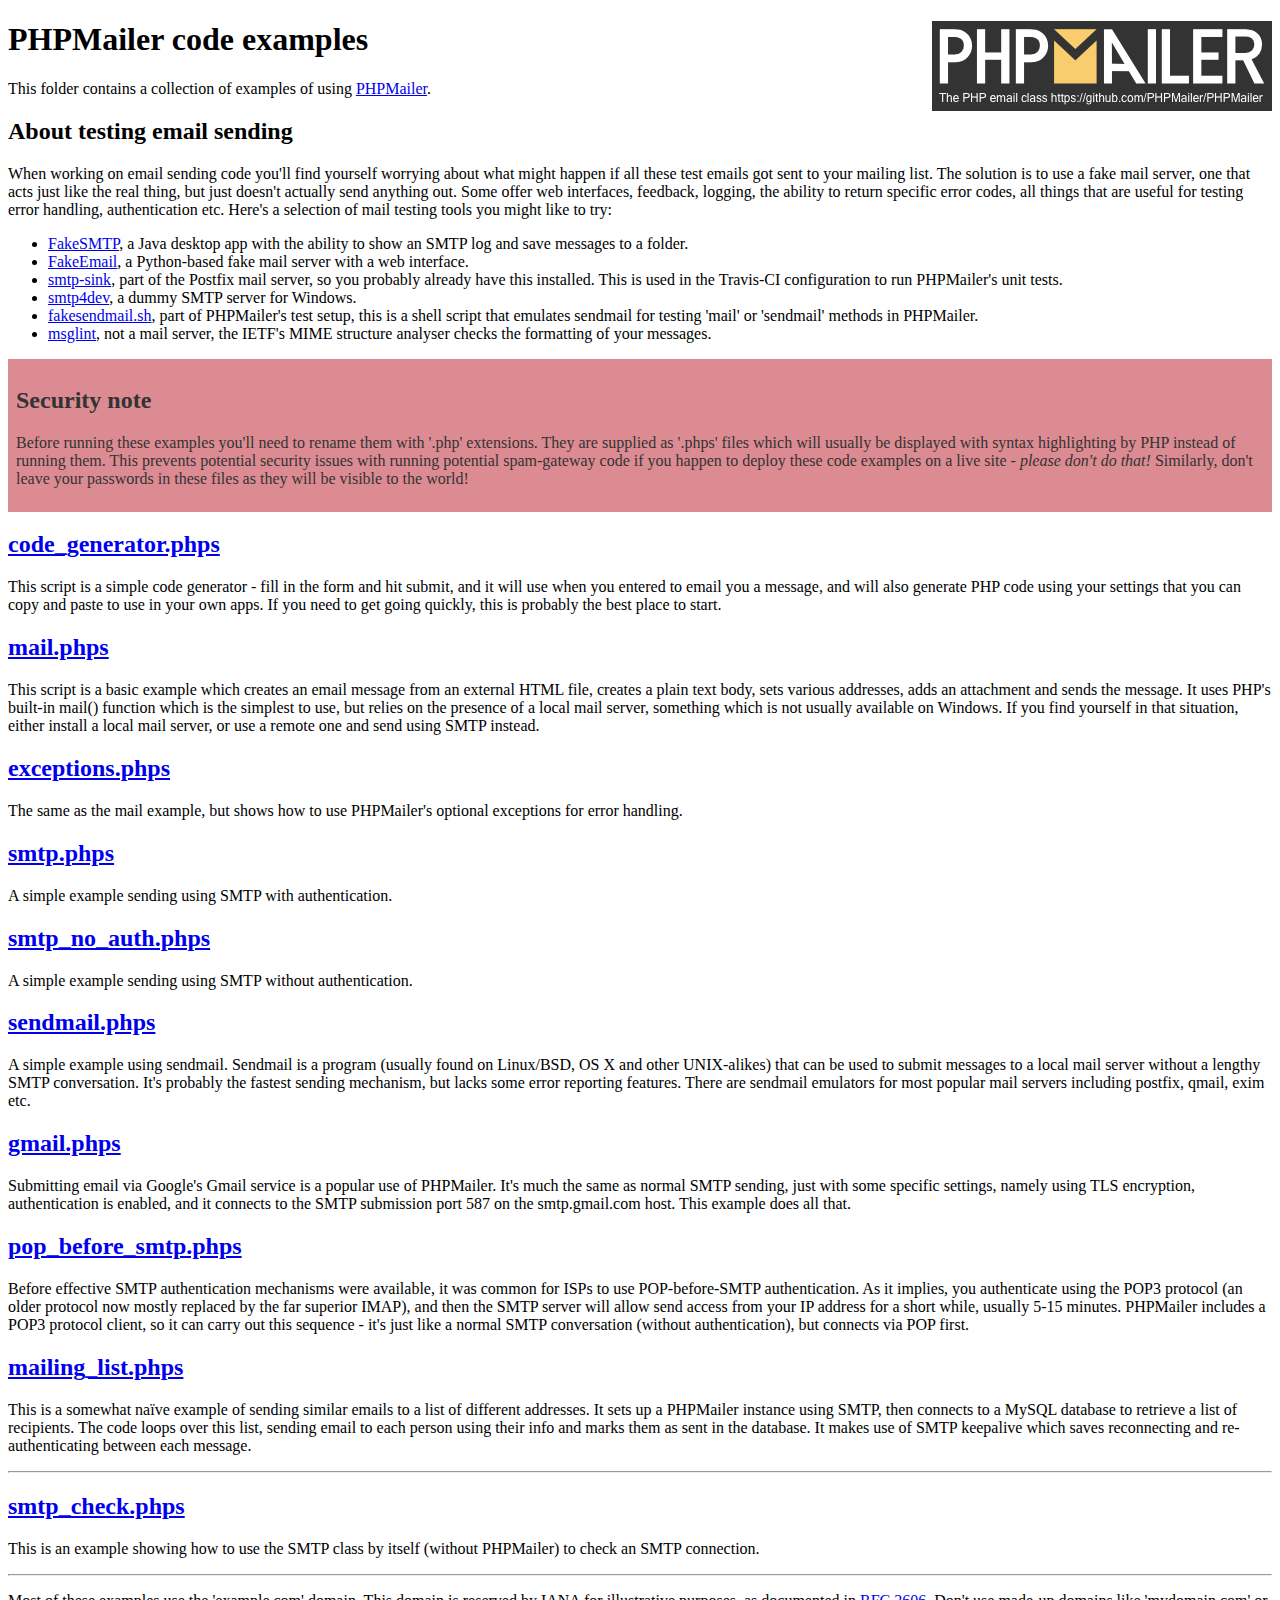
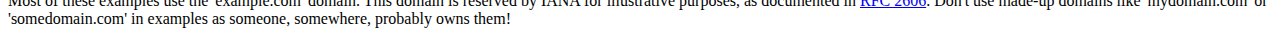
<file: PHPMailer/examples/index.html>
<!DOCTYPE html>
<html>
<head>
	<meta charset="UTF-8">
	<title>PHPMailer Examples</title>
</head>
<body>
<h1>PHPMailer code examples<a href="https://github.com/PHPMailer/PHPMailer"><img src="images/phpmailer.png" style="float:right; border:0;" alt="PHPMailer logo"></a></h1>
<p>This folder contains a collection of examples of using <a href="https://github.com/PHPMailer/PHPMailer">PHPMailer</a>.</p>
<h2>About testing email sending</h2>
<p>When working on email sending code you'll find yourself worrying about what might happen if all these test emails got sent to your mailing list. The solution is to use a fake mail server, one that acts just like the real thing, but just doesn't actually send anything out. Some offer web interfaces, feedback, logging, the ability to return specific error codes, all things that are useful for testing error handling, authentication etc. Here's a selection of mail testing tools you might like to try:</p>
<ul>
  <li><a href="https://github.com/Nilhcem/FakeSMTP">FakeSMTP</a>, a Java desktop app with the ability to show an SMTP log and save messages to a folder. </li>
  <li><a href="https://github.com/isotoma/FakeEmail">FakeEmail</a>, a Python-based fake mail server with a web interface.</li>
  <li><a href="http://www.postfix.org/smtp-sink.1.html">smtp-sink</a>, part of the Postfix mail server, so you probably already have this installed. This is used in the Travis-CI configuration to run PHPMailer's unit tests.</li>
  <li><a href="http://smtp4dev.codeplex.com">smtp4dev</a>, a dummy SMTP server for Windows.</li>
  <li><a href="https://github.com/PHPMailer/PHPMailer/blob/master/test/fakesendmail.sh">fakesendmail.sh</a>, part of PHPMailer's test setup, this is a shell script that emulates sendmail for testing 'mail' or 'sendmail' methods in PHPMailer.</li>
  <li><a href="http://tools.ietf.org/tools/msglint/">msglint</a>, not a mail server, the IETF's MIME structure analyser checks the formatting of your messages.</li>
</ul>
<div style="padding: 8px; color: #333333; background-color: #dc8b92">
<h2>Security note</h2>
<p>Before running these examples you'll need to rename them with '.php' extensions. They are supplied as '.phps' files which will usually be displayed with syntax highlighting by PHP instead of running them. This prevents potential security issues with running potential spam-gateway code if you happen to deploy these code examples on a live site - <em>please don't do that!</em> Similarly, don't leave your passwords in these files as they will be visible to the world!</p>
</div>
<h2><a href="code_generator.phps">code_generator.phps</a></h2>
<p>This script is a simple code generator - fill in the form and hit submit, and it will use when you entered to email you a message, and will also generate PHP code using your settings that you can copy and paste to use in your own apps. If you need to get going quickly, this is probably the best place to start.</p>
<h2><a href="mail.phps">mail.phps</a></h2>
<p>This script is a basic example which creates an email message from an external HTML file, creates a plain text body, sets various addresses, adds an attachment and sends the message. It uses PHP's built-in mail() function which is the simplest to use, but relies on the presence of a local mail server, something which is not usually available on Windows. If you find yourself in that situation, either install a local mail server, or use a remote one and send using SMTP instead.</p>
<h2><a href="exceptions.phps">exceptions.phps</a></h2>
<p>The same as the mail example, but shows how to use PHPMailer's optional exceptions for error handling.</p>
<h2><a href="smtp.phps">smtp.phps</a></h2>
<p>A simple example sending using SMTP with authentication.</p>
<h2><a href="smtp_no_auth.phps">smtp_no_auth.phps</a></h2>
<p>A simple example sending using SMTP without authentication.</p>
<h2><a href="sendmail.phps">sendmail.phps</a></h2>
<p>A simple example using sendmail. Sendmail is a program (usually found on Linux/BSD, OS X and other UNIX-alikes) that can be used to submit messages to a local mail server without a lengthy SMTP conversation. It's probably the fastest sending mechanism, but lacks some error reporting features. There are sendmail emulators for most popular mail servers including postfix, qmail, exim etc.</p>
<h2><a href="gmail.phps">gmail.phps</a></h2>
<p>Submitting email via Google's Gmail service is a popular use of PHPMailer. It's much the same as normal SMTP sending, just with some specific settings, namely using TLS encryption, authentication is enabled, and it connects to the SMTP submission port 587 on the smtp.gmail.com host. This example does all that.</p>
<h2><a href="pop_before_smtp.phps">pop_before_smtp.phps</a></h2>
<p>Before effective SMTP authentication mechanisms were available, it was common for ISPs to use POP-before-SMTP authentication. As it implies, you authenticate using the POP3 protocol (an older protocol now mostly replaced by the far superior IMAP), and then the SMTP server will allow send access from your IP address for a short while, usually 5-15 minutes. PHPMailer includes a POP3 protocol client, so it can carry out this sequence - it's just like a normal SMTP conversation (without authentication), but connects via POP first.</p>
<h2><a href="mailing_list.phps">mailing_list.phps</a></h2>
<p>This is a somewhat naïve example of sending similar emails to a list of different addresses. It sets up a PHPMailer instance using SMTP, then connects to a MySQL database to retrieve a list of recipients. The code loops over this list, sending email to each person using their info and marks them as sent in the database. It makes use of SMTP keepalive which saves reconnecting and re-authenticating between each message.</p>
<hr>
<h2><a href="smtp_check.phps">smtp_check.phps</a></h2>
<p>This is an example showing how to use the SMTP class by itself (without PHPMailer) to check an SMTP connection.</p>
<hr>
<p>Most of these examples use the 'example.com' domain. This domain is reserved by IANA for illustrative purposes, as documented in <a href="http://tools.ietf.org/html/rfc2606">RFC 2606</a>. Don't use made-up domains like 'mydomain.com' or 'somedomain.com' in examples as someone, somewhere, probably owns them!</p>
</body>
</html>
</file>
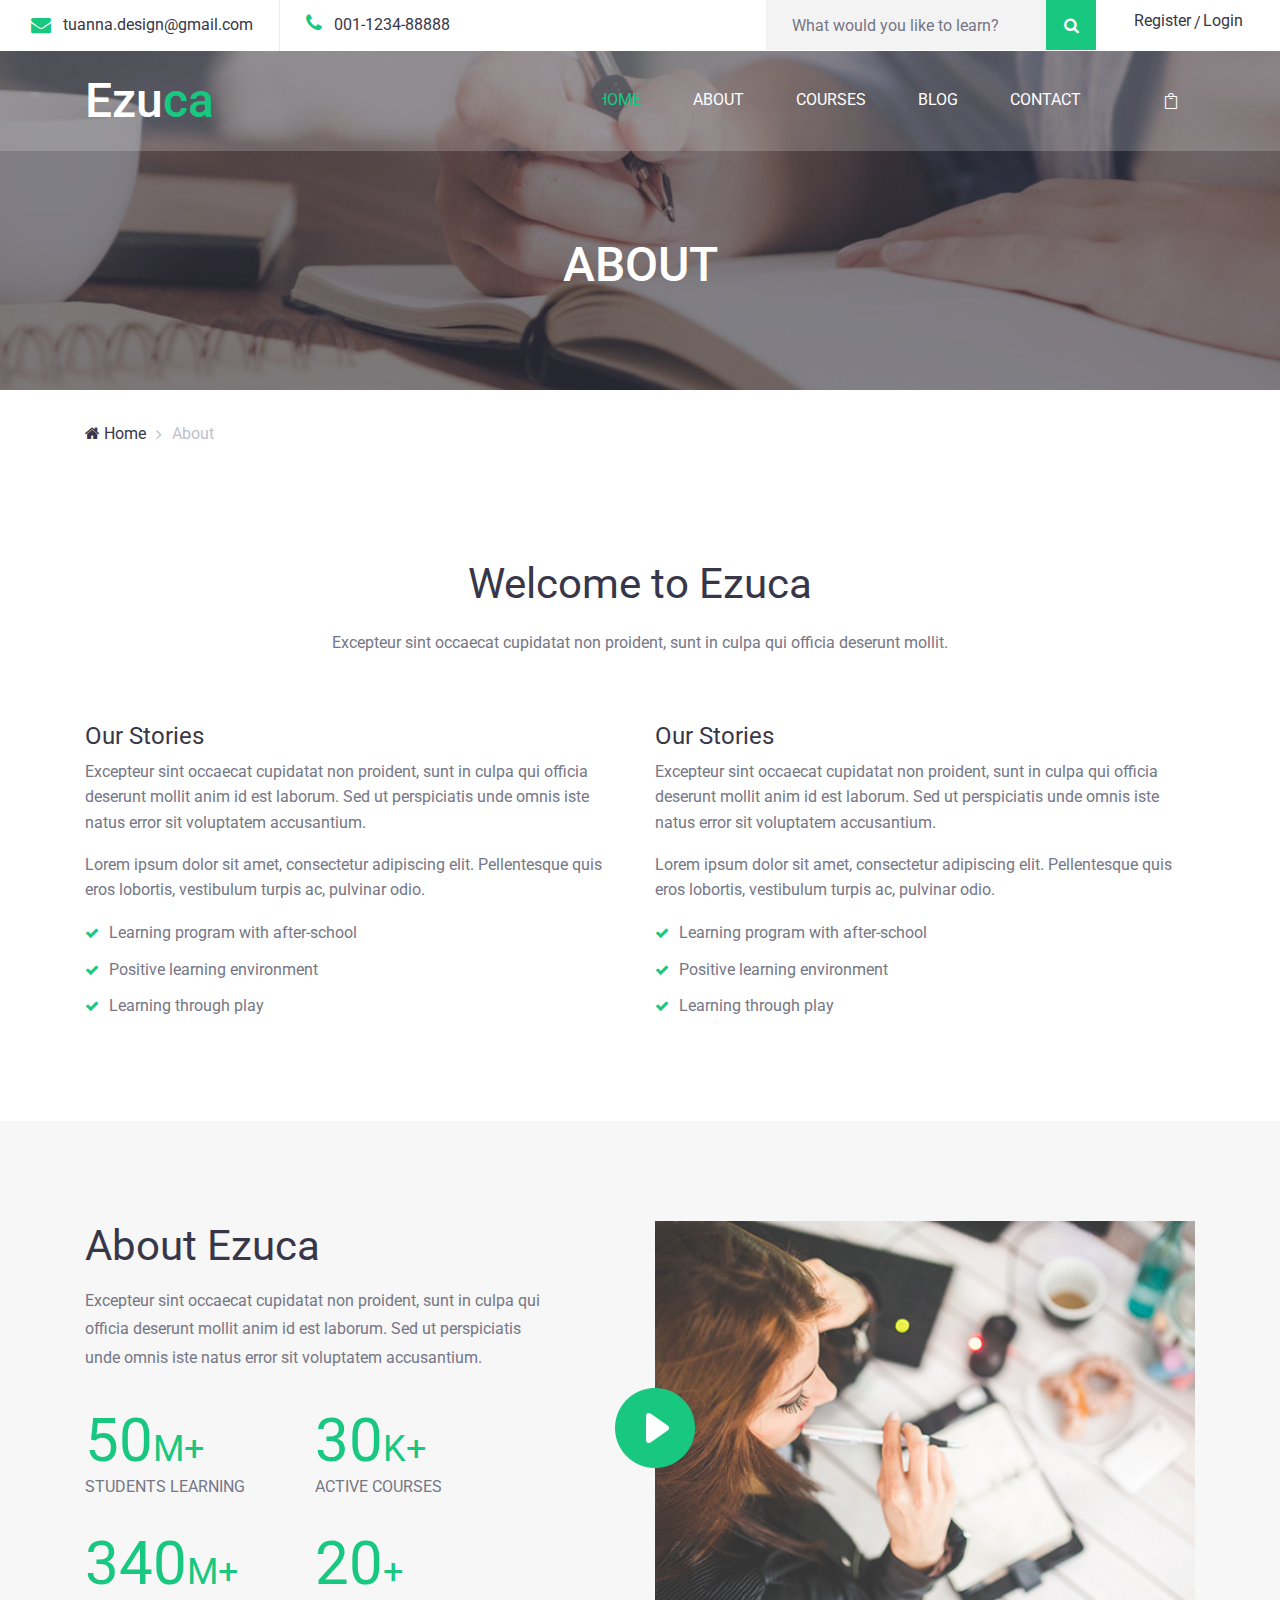
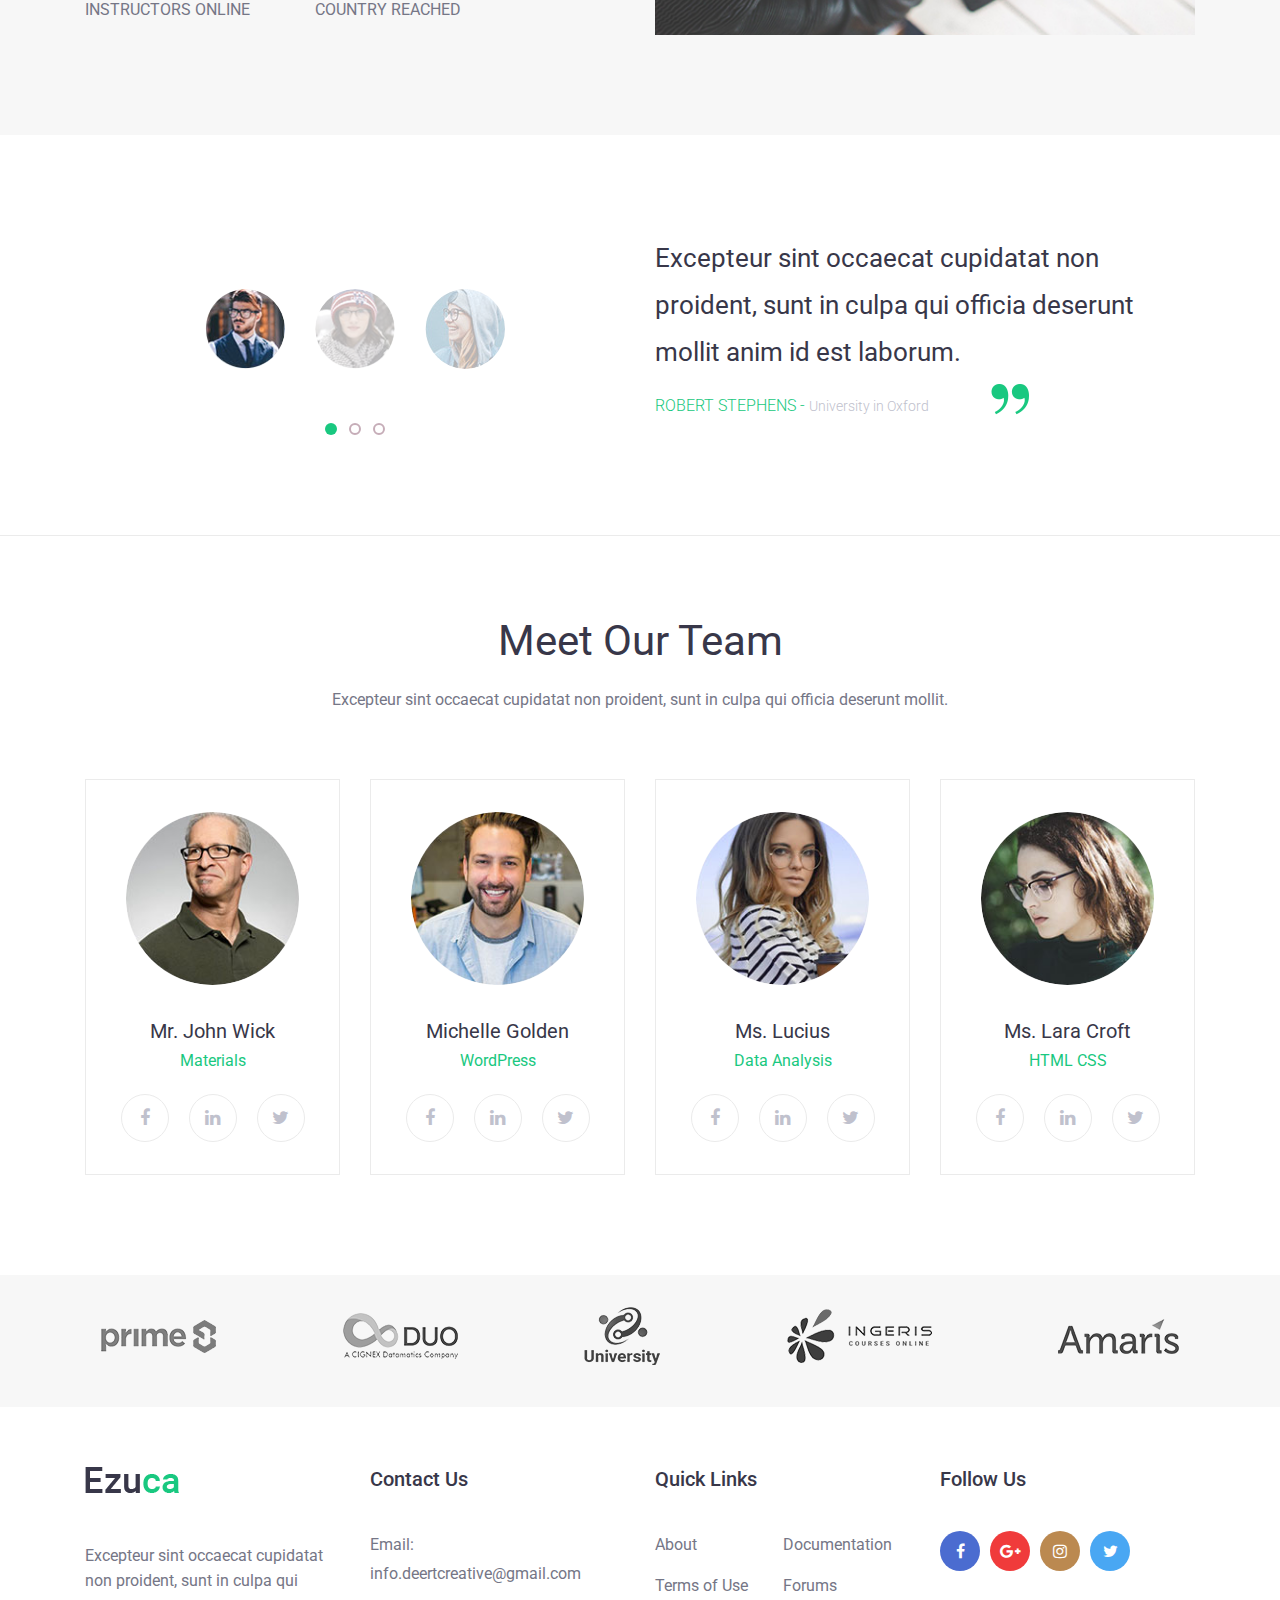
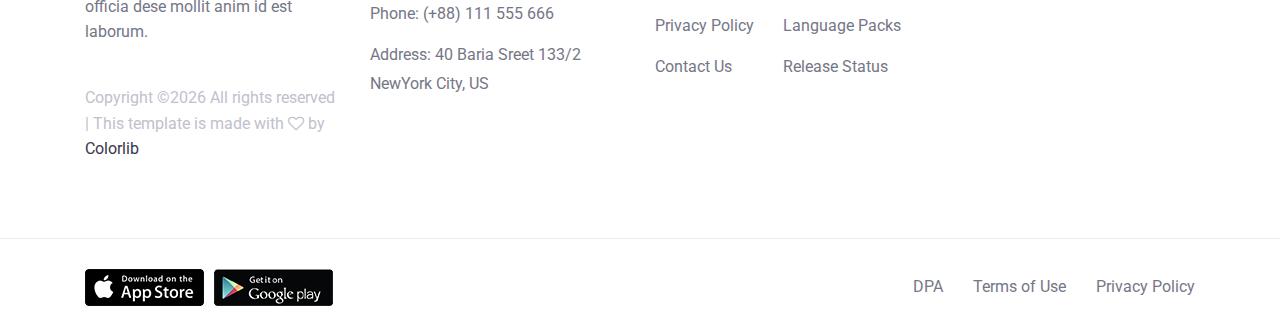
<file: ezuca/about.html>
<!DOCTYPE html>
<html lang="en">
<head>
    <title>Hello World</title>

    <!-- Required meta tags -->
    <meta charset="utf-8">
    <meta name="viewport" content="width=device-width, initial-scale=1, shrink-to-fit=no">

    <!-- Bootstrap CSS -->
    <link rel="stylesheet" href="css/bootstrap.min.css">

    <!-- FontAwesome CSS -->
    <link rel="stylesheet" href="css/font-awesome.min.css">

    <!-- ElegantFonts CSS -->
    <link rel="stylesheet" href="css/elegant-fonts.css">

    <!-- themify-icons CSS -->
    <link rel="stylesheet" href="css/themify-icons.css">

    <!-- Swiper CSS -->
    <link rel="stylesheet" href="css/swiper.min.css">

    <!-- Styles -->
    <link rel="stylesheet" href="style.css">
</head>
<body class="about-page">
    <div class="page-header">
        <header class="site-header">
            <header class="site-header">
                <div class="top-header-bar">
                    <div class="container-fluid">
                        <div class="row">
                            <div class="col-12 col-lg-6 d-none d-md-flex flex-wrap justify-content-center justify-content-lg-start mb-3 mb-lg-0">
                                <div class="header-bar-email d-flex align-items-center">
                                    <i class="fa fa-envelope"></i><a href="#">tuanna.design@gmail.com</a>
                                </div><!-- .header-bar-email -->

                                <div class="header-bar-text lg-flex align-items-center">
                                    <p><i class="fa fa-phone"></i>001-1234-88888 </p>
                                </div><!-- .header-bar-text -->
                            </div><!-- .col -->

                            <div class="col-12 col-lg-6 d-flex flex-wrap justify-content-center justify-content-lg-end align-items-center">
                                <div class="header-bar-search">
                                    <form class="flex align-items-stretch">
                                        <input type="search" placeholder="What would you like to learn?">
                                        <button type="submit" value="" class="flex justify-content-center align-items-center"><i class="fa fa-search"></i></button>
                                    </form>
                                </div><!-- .header-bar-search -->

                                <div class="header-bar-menu">
                                    <ul class="flex justify-content-center align-items-center py-2 pt-md-0">
                                        <li><a href="#">Register</a></li>
                                        <li><a href="#">Login</a></li>
                                    </ul>
                                </div><!-- .header-bar-menu -->
                            </div><!-- .col -->
                        </div><!-- .row -->
                    </div><!-- .container-fluid -->
                </div><!-- .top-header-bar -->

                <div class="nav-bar">
                    <div class="container">
                        <div class="row">
                            <div class="col-9 col-lg-3">
                                <div class="site-branding">
                                    <h1 class="site-title"><a href="index.html" rel="home">Ezu<span>ca</span></a></h1>
                                </div><!-- .site-branding -->
                            </div><!-- .col -->

                            <div class="col-3 col-lg-9 flex justify-content-end align-content-center">
                                <nav class="site-navigation flex justify-content-end align-items-center">
                                    <ul class="flex flex-column flex-lg-row justify-content-lg-end align-content-center">
                                        <li class="current-menu-item"><a href="index.html">Home</a></li>
                                        <li><a href="#">About</a></li>
                                        <li><a href="#">Courses</a></li>
                                        <li><a href="#">blog</a></li>
                                        <li><a href="#">Contact</a></li>
                                    </ul>

                                    <div class="hamburger-menu d-lg-none">
                                        <span></span>
                                        <span></span>
                                        <span></span>
                                        <span></span>
                                    </div><!-- .hamburger-menu -->

                                    <div class="header-bar-cart">
                                        <a href="#" class="flex justify-content-center align-items-center"><span aria-hidden="true" class="icon_bag_alt"></span></a>
                                    </div><!-- .header-bar-search -->
                                </nav><!-- .site-navigation -->
                            </div><!-- .col -->
                        </div><!-- .row -->
                    </div><!-- .container -->
                </div><!-- .nav-bar -->
            </header><!-- .site-header -->
        </header><!-- .site-header -->

        <div class="page-header-overlay">
            <div class="container">
                <div class="row">
                    <div class="col-12">
                        <header class="entry-header">
                            <h1>ABOUT</h1>
                        </header><!-- .entry-header -->
                    </div><!-- .col -->
                </div><!-- .row -->
            </div><!-- .container -->
        </div><!-- .page-header-overlay -->
    </div><!-- .page-header -->

    <div class="container">
        <div class="row">
            <div class="col-12">
                <div class="breadcrumbs">
                    <ul class="flex flex-wrap align-items-center p-0 m-0">
                        <li><a href="#"><i class="fa fa-home"></i> Home</a></li>
                        <li>About</li>
                    </ul>
                </div><!-- .breadcrumbs -->
            </div><!-- .col -->
        </div><!-- .row -->

        <div class="row">
            <div class="col-12">
                <div class="about-heading">
                    <h2 class="entry-title">Welcome to Ezuca</h2>

                    <p>Excepteur sint occaecat cupidatat non proident, sunt in culpa qui officia deserunt mollit.</p>
                </div><!-- .about-heading -->
            </div><!-- .col -->

            <div class="col-12 col-lg-6">
                <div class="about-stories">
                    <h3>Our Stories</h3>

                    <p>Excepteur sint occaecat cupidatat non proident, sunt in culpa qui officia deserunt mollit anim id est laborum. Sed ut perspiciatis unde omnis iste natus error sit voluptatem accusantium.</p>

                    <p>Lorem ipsum dolor sit amet, consectetur adipiscing elit. Pellentesque quis eros lobortis, vestibulum turpis ac, pulvinar odio. </p>

                    <ul class="p-0 m-0 green-ticked">
                        <li>Learning program with after-school</li>
                        <li>Positive learning environment</li>
                        <li>Learning through play</li>
                    </ul><!-- .green-ticked -->
                </div><!-- .about-stories -->
            </div><!-- .col -->

            <div class="col-12 col-lg-6">
                <div class="about-values">
                    <h3>Our Stories</h3>

                    <p>Excepteur sint occaecat cupidatat non proident, sunt in culpa qui officia deserunt mollit anim id est laborum. Sed ut perspiciatis unde omnis iste natus error sit voluptatem accusantium.</p>

                    <p>Lorem ipsum dolor sit amet, consectetur adipiscing elit. Pellentesque quis eros lobortis, vestibulum turpis ac, pulvinar odio. </p>

                    <ul class="p-0 m-0 green-ticked">
                        <li>Learning program with after-school</li>
                        <li>Positive learning environment</li>
                        <li>Learning through play</li>
                    </ul><!-- .green-ticked -->
                </div><!-- .about-values -->
            </div><!-- .col -->
        </div><!-- .row -->
    </div><!-- .container -->

    <section class="about-section">
        <div class="container">
            <div class="row">
                <div class="col-12 col-lg-6 align-content-lg-stretch">
                    <header class="heading">
                        <h2 class="entry-title">About Ezuca</h2>

                        <p>Excepteur sint occaecat cupidatat non proident, sunt in culpa qui officia deserunt mollit anim id est laborum. Sed ut perspiciatis unde omnis iste natus error sit voluptatem accusantium.</p>
                    </header><!-- .heading -->

                    <div class="entry-content ezuca-stats">
                        <div class="stats-wrap flex flex-wrap justify-content-lg-between">
                            <div class="stats-count">
                                50<span>M+</span>
                                <p>STUDENTS LEARNING</p>
                            </div><!-- .stats-count -->

                            <div class="stats-count">
                                30<span>K+</span>
                                <p>ACTIVE COURSES</p>
                            </div><!-- .stats-count -->

                            <div class="stats-count">
                                340<span>M+</span>
                                <p>INSTRUCTORS ONLINE</p>
                            </div><!-- .stats-count -->

                            <div class="stats-count">
                                20<span>+</span>
                                <p>Country Reached</p>
                            </div><!-- .stats-count -->
                        </div><!-- .stats-wrap -->
                    </div><!-- .ezuca-stats -->
                </div><!-- .col -->

                <div class="col-12 col-lg-6 flex align-content-center mt-5 mt-lg-0">
                    <div class="ezuca-video position-relative">
                        <div class="video-play-btn position-absolute">
                            <img src="images/video-icon.png" alt="Video Play">
                        </div><!-- .video-play-btn -->

                        <img src="images/video-screenshot.png" alt="">
                    </div><!-- .ezuca-video -->
                </div><!-- .col -->
            </div><!-- .row -->
        </div><!-- .container -->
    </section><!-- .about-section -->

    <section class="testimonial-section">
        <!-- Swiper -->
        <div class="swiper-container testimonial-slider">
            <div class="swiper-wrapper">
                <div class="swiper-slide">
                    <div class="container">
                        <div class="row">
                            <div class="col-12 col-lg-6 order-2 order-lg-1 flex align-items-center mt-5 mt-lg-0">
                                <figure class="user-avatar">
                                    <img src="images/user-1.jpg" alt="">
                                </figure><!-- .user-avatar -->
                            </div><!-- .col -->

                            <div class="col-12 col-lg-6 order-1 order-lg-2 content-wrap h-100">
                                <div class="entry-content">
                                    <p>Together as teachers, students and universities we can help make this education available for everyone.</p>
                                </div><!-- .entry-content -->

                                <div class="entry-footer">
                                    <h3 class="testimonial-user">Russell Stephens - <span>University in UK</span></h3>
                                </div><!-- .entry-footer -->
                            </div><!-- .col -->
                        </div><!-- .row -->
                    </div><!-- .container -->
                </div><!-- .swiper-slide -->

                <div class="swiper-slide">
                    <div class="container">
                        <div class="row">
                            <div class="col-12 col-lg-6 order-2 order-lg-1 flex align-items-center mt-5 mt-lg-0">
                                <figure class="user-avatar">
                                    <img src="images/user-2.jpg" alt="">
                                </figure><!-- .user-avatar -->
                            </div><!-- .col -->

                            <div class="col-12 col-lg-6 order-1 order-lg-2 content-wrap h-100">
                                <div class="entry-content">
                                    <p>Excepteur sint occaecat cupidatat non proident, sunt in culpa qui officia deserunt mollit anim id est laborum.</p>
                                </div><!-- .entry-content -->

                                <div class="entry-footer">
                                    <h3 class="testimonial-user">Robert Stephens - <span>University in Oxford</span></h3>
                                </div><!-- .entry-footer -->
                            </div><!-- .col -->
                        </div><!-- .row -->
                    </div><!-- .container -->
                </div><!-- .swiper-slide -->

                <div class="swiper-slide">
                    <div class="container">
                        <div class="row">
                            <div class="col-12 col-lg-6 flex order-2 order-lg-1 align-items-center mt-5 mt-lg-0">
                                <figure class="user-avatar">
                                    <img src="images/user-3.jpg" alt="">
                                </figure><!-- .user-avatar -->
                            </div><!-- .col -->

                            <div class="col-12 col-lg-6 order-1 order-lg-2 content-wrap h-100">
                                <div class="entry-content">
                                    <p>Lorem Ipsum available, but the majority have suffered alteration in some form, by injected humour.</p>
                                </div><!-- .entry-content -->

                                <div class="entry-footer">
                                    <h3 class="testimonial-user">James Stephens - <span>University in Cambridge</span></h3>
                                </div><!-- .entry-footer -->
                            </div><!-- .col -->
                        </div><!-- .row -->
                    </div><!-- .container -->
                </div><!-- .swiper-slide -->
            </div><!-- .swiper-wrapper -->

            <div class="container">
                <div class="row">
                    <div class="col-12 col-lg-6 mt-5 mt-lg-0">
                        <div class="swiper-pagination position-relative flex justify-content-center align-items-center"></div>
                    </div><!-- .col -->
                </div><!-- .row -->
            </div><!-- .container -->
        </div><!-- .testimonial-slider -->
    </section><!-- .testimonial-section -->

    <div class="container">
        <div class="row">
            <div class="col-12">
                <div class="team-heading">
                    <h2 class="entry-title">Meet Our Team</h2>
                    <p>Excepteur sint occaecat cupidatat non proident, sunt in culpa qui officia deserunt mollit.</p>
                </div><!-- .team-heading -->
            </div><!-- .col -->

            <div class="col-12 col-md-6 col-lg-3">
                <div class="team-member">
                    <img src="images/team-1.jpg" alt="">

                    <h3>Mr. John Wick</h3>
                    <h4>Materials</h4>

                    <ul class="p-0 m-0 d-flex justify-content-center align-items-center">
                        <li><a href="#"><i class="fa fa-facebook"></i></a></li>
                        <li><a href="#"><i class="fa fa-linkedin"></i></a></li>
                        <li><a href="#"><i class="fa fa-twitter"></i></a></li>
                    </ul>
                </div><!-- .team-member -->
            </div><!-- .col -->

            <div class="col-12 col-md-6 col-lg-3">
                <div class="team-member">
                    <img src="images/team-2.jpg" alt="">

                    <h3>Michelle Golden</h3>
                    <h4>WordPress</h4>

                    <ul class="p-0 m-0 d-flex justify-content-center align-items-center">
                        <li><a href="#"><i class="fa fa-facebook"></i></a></li>
                        <li><a href="#"><i class="fa fa-linkedin"></i></a></li>
                        <li><a href="#"><i class="fa fa-twitter"></i></a></li>
                    </ul>
                </div><!-- .team-member -->
            </div><!-- .col -->

            <div class="col-12 col-md-6 col-lg-3">
                <div class="team-member">
                    <img src="images/team-3.jpg" alt="">

                    <h3>Ms. Lucius</h3>
                    <h4>Data Analysis</h4>

                    <ul class="p-0 m-0 d-flex justify-content-center align-items-center">
                        <li><a href="#"><i class="fa fa-facebook"></i></a></li>
                        <li><a href="#"><i class="fa fa-linkedin"></i></a></li>
                        <li><a href="#"><i class="fa fa-twitter"></i></a></li>
                    </ul>
                </div><!-- .team-member -->
            </div><!-- .col -->

            <div class="col-12 col-md-6 col-lg-3">
                <div class="team-member">
                    <img src="images/team-4.jpg" alt="">

                    <h3>Ms. Lara Croft </h3>
                    <h4>HTML CSS</h4>

                    <ul class="p-0 m-0 d-flex justify-content-center align-items-center">
                        <li><a href="#"><i class="fa fa-facebook"></i></a></li>
                        <li><a href="#"><i class="fa fa-linkedin"></i></a></li>
                        <li><a href="#"><i class="fa fa-twitter"></i></a></li>
                    </ul>
                </div><!-- .team-member -->
            </div><!-- .col -->
        </div><!-- .row -->
    </div><!-- .container -->

    <div class="clients-logo">
        <div class="container">
            <div class="row">
                <div class="col-12 flex flex-wrap justify-content-center justify-content-lg-between align-items-center">
                    <div class="logo-wrap">
                        <img src="images/logo-1.png" alt="">
                    </div><!-- .logo-wrap -->

                    <div class="logo-wrap">
                        <img src="images/logo-2.png" alt="">
                    </div><!-- .logo-wrap -->

                    <div class="logo-wrap">
                        <img src="images/logo-3.png" alt="">
                    </div><!-- .logo-wrap -->

                    <div class="logo-wrap">
                        <img src="images/logo-4.png" alt="">
                    </div><!-- .logo-wrap -->

                    <div class="logo-wrap">
                        <img src="images/logo-5.png" alt="">
                    </div><!-- .logo-wrap -->
                </div><!-- .col -->
            </div><!-- .row -->
        </div><!-- .container -->
    </div><!-- .clients-logo -->

    <footer class="site-footer">
        <div class="footer-widgets">
            <div class="container">
                <div class="row">
                    <div class="col-12 col-md-6 col-lg-3">
                        <div class="foot-about">
                            <a class="foot-logo" href="#"><img src="images/foot-logo.png" alt=""></a>

                            <p>Excepteur sint occaecat cupidatat non proident, sunt in culpa qui officia dese mollit anim id est laborum. </p>

                            <p class="footer-copyright"><!-- Link back to Colorlib can't be removed. Template is licensed under CC BY 3.0. -->
Copyright &copy;<script>document.write(new Date().getFullYear());</script> All rights reserved | This template is made with <i class="fa fa-heart-o" aria-hidden="true"></i> by <a href="https://colorlib.com" target="_blank">Colorlib</a>
<!-- Link back to Colorlib can't be removed. Template is licensed under CC BY 3.0. --></p>
                        </div><!-- .foot-about -->
                    </div><!-- .col -->

                    <div class="col-12 col-md-6 col-lg-3 mt-5 mt-md-0">
                        <div class="foot-contact">
                            <h2>Contact Us</h2>

                            <ul>
                                <li>Email: info.deertcreative@gmail.com</li>
                                <li>Phone: (+88) 111 555 666</li>
                                <li>Address: 40 Baria Sreet 133/2 NewYork City, US</li>
                            </ul>
                        </div><!-- .foot-contact -->
                    </div><!-- .col -->

                    <div class="col-12 col-md-6 col-lg-3 mt-5 mt-lg-0">
                        <div class="quick-links flex flex-wrap">
                            <h2 class="w-100">Quick Links</h2>

                            <ul class="w-50">
                                <li><a href="#">About </a></li>
                                <li><a href="#">Terms of Use </a></li>
                                <li><a href="#">Privacy Policy </a></li>
                                <li><a href="#">Contact Us</a></li>
                            </ul>

                            <ul class="w-50">
                                <li><a href="#">Documentation</a></li>
                                <li><a href="#">Forums</a></li>
                                <li><a href="#">Language Packs</a></li>
                                <li><a href="#">Release Status</a></li>
                            </ul>
                        </div><!-- .quick-links -->
                    </div><!-- .col -->

                    <div class="col-12 col-md-6 col-lg-3 mt-5 mt-lg-0">
                        <div class="follow-us">
                            <h2>Follow Us</h2>

                            <ul class="follow-us flex flex-wrap align-items-center">
                                <li><a href="#"><i class="fa fa-facebook"></i></a></li>
                                <li><a href="#"><i class="fa fa-google-plus"></i></a></li>
                                <li><a href="#"><i class="fa fa-instagram"></i></a></li>
                                <li><a href="#"><i class="fa fa-twitter"></i></a></li>
                            </ul>
                        </div><!-- .quick-links -->
                    </div><!-- .col -->
                </div><!-- .row -->
            </div><!-- .container -->
        </div><!-- .footer-widgets -->

        <div class="footer-bar">
            <div class="container">
                <div class="row flex-wrap justify-content-center justify-content-lg-between align-items-center">
                    <div class="col-12 col-lg-6">
                        <div class="download-apps flex flex-wrap justify-content-center justify-content-lg-start align-items-center">
                            <a href="#"><img src="images/app-store.png" alt=""></a>
                            <a href="#"><img src="images/play-store.png" alt=""></a>
                        </div><!-- .download-apps -->

                    </div>

                    <div class="col-12 col-lg-6 mt-4 mt-lg-0">
                        <div class="footer-bar-nav">
                            <ul class="flex flex-wrap justify-content-center justify-content-lg-end align-items-center">
                                <li><a href="#">DPA</a></li>
                                <li><a href="#">Terms of Use</a></li>
                                <li><a href="#">Privacy Policy</a></li>
                            </ul>
                        </div><!-- .footer-bar-nav -->
                    </div><!-- .col-12 -->
                </div><!-- .row -->
            </div><!-- .container -->
        </div><!-- .footer-bar -->
    </footer><!-- .site-footer -->

    <script type='text/javascript' src='js/jquery.js'></script>
    <script type='text/javascript' src='js/swiper.min.js'></script>
    <script type='text/javascript' src='js/masonry.pkgd.min.js'></script>
    <script type='text/javascript' src='js/jquery.collapsible.min.js'></script>
    <script type='text/javascript' src='js/custom.js'></script>

</body>
</html>
</file>
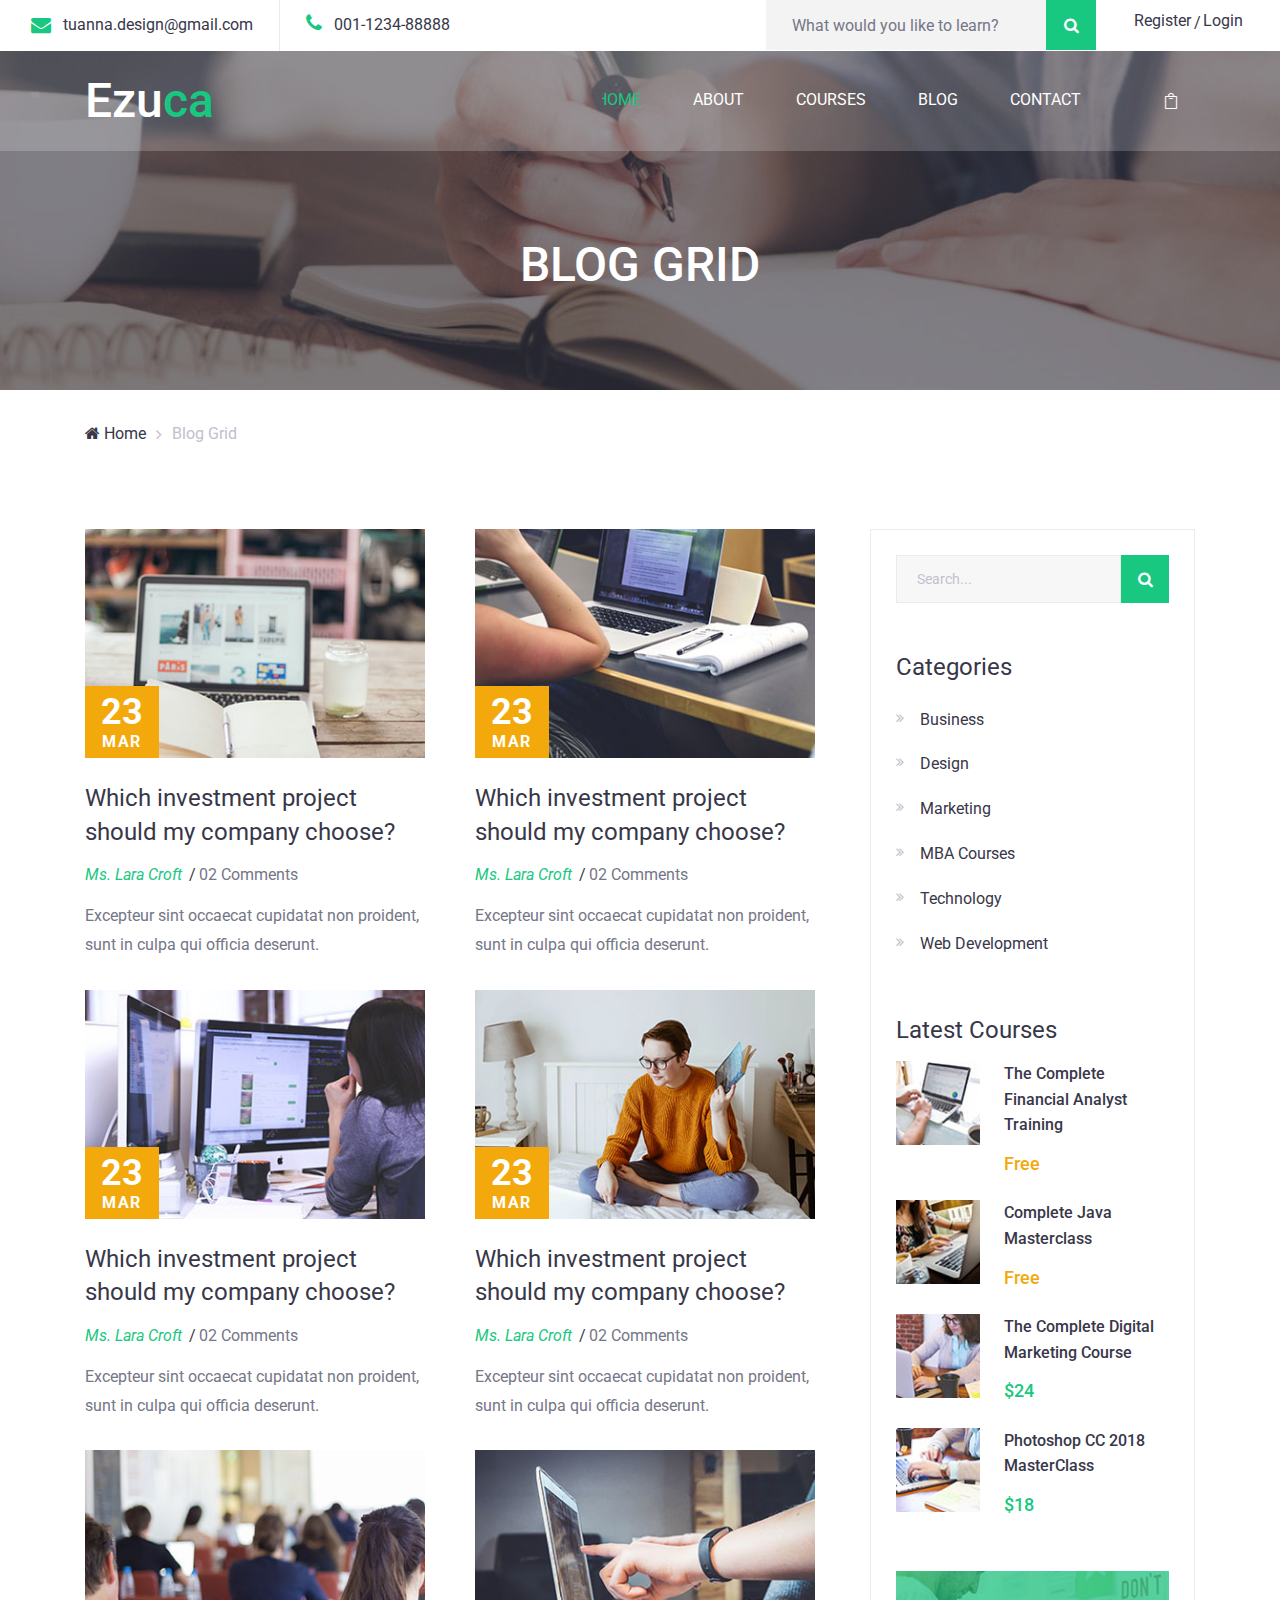
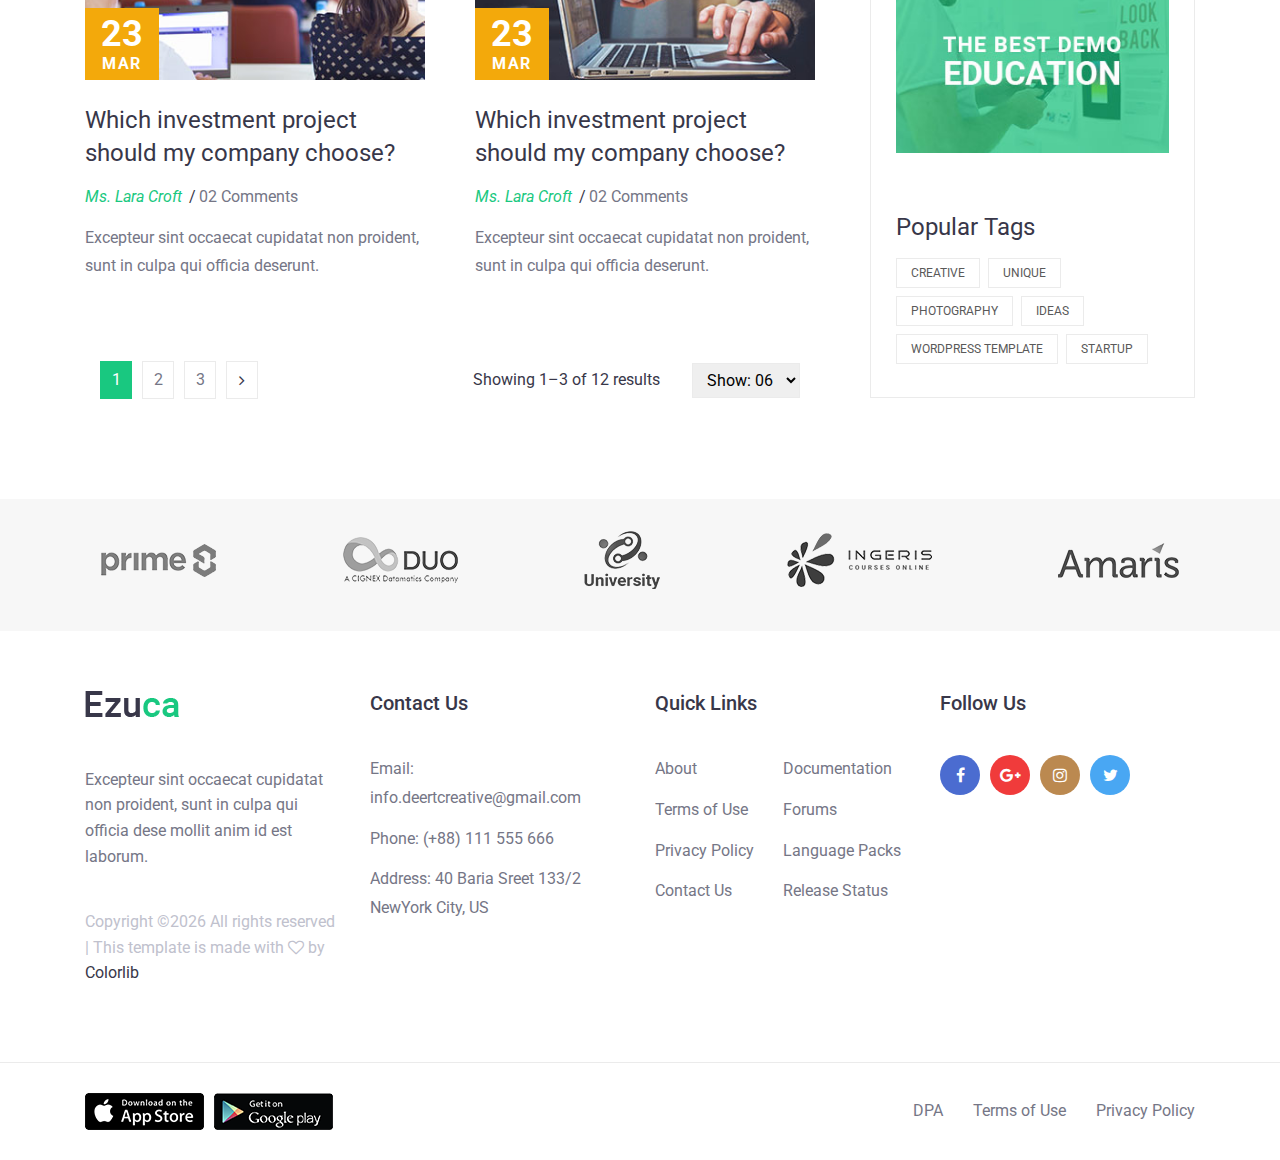
<file: ezuca/blog.html>
<!DOCTYPE html>
<html lang="en">
<head>
    <title>Hello World</title>

    <!-- Required meta tags -->
    <meta charset="utf-8">
    <meta name="viewport" content="width=device-width, initial-scale=1, shrink-to-fit=no">

    <!-- Bootstrap CSS -->
    <link rel="stylesheet" href="css/bootstrap.min.css">

    <!-- FontAwesome CSS -->
    <link rel="stylesheet" href="css/font-awesome.min.css">

    <!-- ElegantFonts CSS -->
    <link rel="stylesheet" href="css/elegant-fonts.css">

    <!-- themify-icons CSS -->
    <link rel="stylesheet" href="css/themify-icons.css">

    <!-- Swiper CSS -->
    <link rel="stylesheet" href="css/swiper.min.css">

    <!-- Styles -->
    <link rel="stylesheet" href="style.css">
</head>
<body class="blog-page">
    <div class="page-header">
        <header class="site-header">
            <div class="top-header-bar">
                <div class="container-fluid">
                    <div class="row">
                        <div class="col-12 col-lg-6 d-none d-md-flex flex-wrap justify-content-center justify-content-lg-start mb-3 mb-lg-0">
                            <div class="header-bar-email d-flex align-items-center">
                                <i class="fa fa-envelope"></i><a href="#">tuanna.design@gmail.com</a>
                            </div><!-- .header-bar-email -->

                            <div class="header-bar-text lg-flex align-items-center">
                                <p><i class="fa fa-phone"></i>001-1234-88888 </p>
                            </div><!-- .header-bar-text -->
                        </div><!-- .col -->

                        <div class="col-12 col-lg-6 d-flex flex-wrap justify-content-center justify-content-lg-end align-items-center">
                            <div class="header-bar-search">
                                <form class="flex align-items-stretch">
                                    <input type="search" placeholder="What would you like to learn?">
                                    <button type="submit" value="" class="flex justify-content-center align-items-center"><i class="fa fa-search"></i></button>
                                </form>
                            </div><!-- .header-bar-search -->

                            <div class="header-bar-menu">
                                <ul class="flex justify-content-center align-items-center py-2 pt-md-0">
                                    <li><a href="#">Register</a></li>
                                    <li><a href="#">Login</a></li>
                                </ul>
                            </div><!-- .header-bar-menu -->
                        </div><!-- .col -->
                    </div><!-- .row -->
                </div><!-- .container-fluid -->
            </div><!-- .top-header-bar -->

            <div class="nav-bar">
                <div class="container">
                    <div class="row">
                        <div class="col-9 col-lg-3">
                            <div class="site-branding">
                                <h1 class="site-title"><a href="index.html" rel="home">Ezu<span>ca</span></a></h1>
                            </div><!-- .site-branding -->
                        </div><!-- .col -->

                        <div class="col-3 col-lg-9 flex justify-content-end align-content-center">
                            <nav class="site-navigation flex justify-content-end align-items-center">
                                <ul class="flex flex-column flex-lg-row justify-content-lg-end align-content-center">
                                    <li class="current-menu-item"><a href="index.html">Home</a></li>
                                    <li><a href="#">About</a></li>
                                    <li><a href="#">Courses</a></li>
                                    <li><a href="#">blog</a></li>
                                    <li><a href="#">Contact</a></li>
                                </ul>

                                <div class="hamburger-menu d-lg-none">
                                    <span></span>
                                    <span></span>
                                    <span></span>
                                    <span></span>
                                </div><!-- .hamburger-menu -->

                                <div class="header-bar-cart">
                                    <a href="#" class="flex justify-content-center align-items-center"><span aria-hidden="true" class="icon_bag_alt"></span></a>
                                </div><!-- .header-bar-search -->
                            </nav><!-- .site-navigation -->
                        </div><!-- .col -->
                    </div><!-- .row -->
                </div><!-- .container -->
            </div><!-- .nav-bar -->
        </header><!-- .site-header -->

        <div class="page-header-overlay">
            <div class="container">
                <div class="row">
                    <div class="col-12">
                        <header class="entry-header">
                            <h1>BLOG GRID</h1>
                        </header><!-- .entry-header -->
                    </div><!-- .col -->
                </div><!-- .row -->
            </div><!-- .container -->
        </div><!-- .page-header-overlay -->
    </div><!-- .page-header -->

    <div class="container">
        <div class="row">
            <div class="col-12">
                <div class="breadcrumbs">
                    <ul class="flex flex-wrap align-items-center p-0 m-0">
                        <li><a href="#"><i class="fa fa-home"></i> Home</a></li>
                        <li>Blog Grid</li>
                    </ul>
                </div><!-- .breadcrumbs -->
            </div><!-- .col -->
        </div><!-- .row -->

        <div class="row">
            <div class="col-12 col-lg-8">
                <div class="blog-posts">
                    <div class="row mx-m-25">
                        <div class="col-12 col-md-6 px-25">
                            <div class="blog-post-content">
                                <figure class="blog-post-thumbnail position-relative m-0">
                                    <a href="#"><img src="images/b-1.jpg" alt=""></a>

                                    <div class="posted-date position-absolute">
                                        <div class="day">23</div>
                                        <div class="month">mar</div>
                                    </div>
                                </figure><!-- .blog-post-thumbnail -->

                                <div class="blog-post-content-wrap">
                                    <header class="entry-header">
                                        <h2 class="entry-title"><a href="#">Which investment project should my company choose?</a></h2>

                                        <div class="entry-meta flex align-items-center">
                                            <div class="post-author"><a href="#">Ms. Lara Croft </a></div>

                                            <div class="post-comments"><a href="#">02 Comments</a></div>
                                        </div><!-- .entry-meta -->
                                    </header><!-- .entry-header -->

                                    <div class="entry-content">
                                        <p>Excepteur sint occaecat cupidatat non proident, sunt in culpa qui officia deserunt.</p>
                                    </div><!-- .entry-content -->
                                </div><!-- .blog-post-content-wrap -->
                            </div><!-- .blog-post-content -->
                        </div><!-- .col -->

                        <div class="col-12 col-md-6 px-25">
                            <div class="blog-post-content">
                                <figure class="blog-post-thumbnail position-relative m-0">
                                    <a href="#"><img src="images/b-2.jpg" alt=""></a>

                                    <div class="posted-date position-absolute">
                                        <div class="day">23</div>
                                        <div class="month">mar</div>
                                    </div>
                                </figure><!-- .blog-post-thumbnail -->

                                <div class="blog-post-content-wrap">
                                    <header class="entry-header">
                                        <h2 class="entry-title"><a href="#">Which investment project should my company choose?</a></h2>

                                        <div class="entry-meta flex align-items-center">
                                            <div class="post-author"><a href="#">Ms. Lara Croft </a></div>

                                            <div class="post-comments"><a href="#">02 Comments</a></div>
                                        </div><!-- .entry-meta -->
                                    </header><!-- .entry-header -->

                                    <div class="entry-content">
                                        <p>Excepteur sint occaecat cupidatat non proident, sunt in culpa qui officia deserunt.</p>
                                    </div><!-- .entry-content -->
                                </div><!-- .blog-post-content-wrap -->
                            </div><!-- .blog-post-content -->
                        </div><!-- .col -->

                        <div class="col-12 col-md-6 px-25">
                            <div class="blog-post-content">
                                <figure class="blog-post-thumbnail position-relative m-0">
                                    <a href="#"><img src="images/b-3.jpg" alt=""></a>

                                    <div class="posted-date position-absolute">
                                        <div class="day">23</div>
                                        <div class="month">mar</div>
                                    </div>
                                </figure><!-- .blog-post-thumbnail -->

                                <div class="blog-post-content-wrap">
                                    <header class="entry-header">
                                        <h2 class="entry-title"><a href="#">Which investment project should my company choose?</a></h2>

                                        <div class="entry-meta flex align-items-center">
                                            <div class="post-author"><a href="#">Ms. Lara Croft </a></div>

                                            <div class="post-comments"><a href="#">02 Comments</a></div>
                                        </div><!-- .entry-meta -->
                                    </header><!-- .entry-header -->

                                    <div class="entry-content">
                                        <p>Excepteur sint occaecat cupidatat non proident, sunt in culpa qui officia deserunt.</p>
                                    </div><!-- .entry-content -->
                                </div><!-- .blog-post-content-wrap -->
                            </div><!-- .blog-post-content -->
                        </div><!-- .col -->

                        <div class="col-12 col-md-6 px-25">
                            <div class="blog-post-content">
                                <figure class="blog-post-thumbnail position-relative m-0">
                                    <a href="#"><img src="images/b-4.jpg" alt=""></a>

                                    <div class="posted-date position-absolute">
                                        <div class="day">23</div>
                                        <div class="month">mar</div>
                                    </div>
                                </figure><!-- .blog-post-thumbnail -->

                                <div class="blog-post-content-wrap">
                                    <header class="entry-header">
                                        <h2 class="entry-title"><a href="#">Which investment project should my company choose?</a></h2>

                                        <div class="entry-meta flex align-items-center">
                                            <div class="post-author"><a href="#">Ms. Lara Croft </a></div>

                                            <div class="post-comments"><a href="#">02 Comments</a></div>
                                        </div><!-- .entry-meta -->
                                    </header><!-- .entry-header -->

                                    <div class="entry-content">
                                        <p>Excepteur sint occaecat cupidatat non proident, sunt in culpa qui officia deserunt.</p>
                                    </div><!-- .entry-content -->
                                </div><!-- .blog-post-content-wrap -->
                            </div><!-- .blog-post-content -->
                        </div><!-- .col -->

                        <div class="col-12 col-md-6 px-25">
                            <div class="blog-post-content">
                                <figure class="blog-post-thumbnail position-relative m-0">
                                    <a href="#"><img src="images/b-5.jpg" alt=""></a>

                                    <div class="posted-date position-absolute">
                                        <div class="day">23</div>
                                        <div class="month">mar</div>
                                    </div>
                                </figure><!-- .blog-post-thumbnail -->

                                <div class="blog-post-content-wrap">
                                    <header class="entry-header">
                                        <h2 class="entry-title"><a href="#">Which investment project should my company choose?</a></h2>

                                        <div class="entry-meta flex align-items-center">
                                            <div class="post-author"><a href="#">Ms. Lara Croft </a></div>

                                            <div class="post-comments"><a href="#">02 Comments</a></div>
                                        </div><!-- .entry-meta -->
                                    </header><!-- .entry-header -->

                                    <div class="entry-content">
                                        <p>Excepteur sint occaecat cupidatat non proident, sunt in culpa qui officia deserunt.</p>
                                    </div><!-- .entry-content -->
                                </div><!-- .blog-post-content-wrap -->
                            </div><!-- .blog-post-content -->
                        </div><!-- .col -->

                        <div class="col-12 col-md-6 px-25">
                            <div class="blog-post-content">
                                <figure class="blog-post-thumbnail position-relative m-0">
                                    <a href="#"><img src="images/b-6.jpg" alt=""></a>

                                    <div class="posted-date position-absolute">
                                        <div class="day">23</div>
                                        <div class="month">mar</div>
                                    </div>
                                </figure><!-- .blog-post-thumbnail -->

                                <div class="blog-post-content-wrap">
                                    <header class="entry-header">
                                        <h2 class="entry-title"><a href="#">Which investment project should my company choose?</a></h2>

                                        <div class="entry-meta flex align-items-center">
                                            <div class="post-author"><a href="#">Ms. Lara Croft </a></div>

                                            <div class="post-comments"><a href="#">02 Comments</a></div>
                                        </div><!-- .entry-meta -->
                                    </header><!-- .entry-header -->

                                    <div class="entry-content">
                                        <p>Excepteur sint occaecat cupidatat non proident, sunt in culpa qui officia deserunt.</p>
                                    </div><!-- .entry-content -->
                                </div><!-- .blog-post-content-wrap -->
                            </div><!-- .blog-post-content -->
                        </div><!-- .col -->
                    </div><!-- .blog-posts -->
                </div><!-- .col -->

                <div class="pagination flex flex-wrap justify-content-between align-items-center">
                    <div class="col-12 col-lg-4 order-2 order-lg-1 mt-3 mt-lg-0">
                        <ul class="flex flex-wrap align-items-center order-2 order-lg-1 p-0 m-0">
                            <li class="active"><a href="#">1</a></li>
                            <li><a href="#">2</a></li>
                            <li><a href="#">3</a></li>
                            <li><a href="#"><i class="fa fa-angle-right"></i></a></li>
                        </ul>
                    </div>

                    <div class="col-12 flex justify-content-start justify-content-lg-end col-lg-8 order-1 order-lg-2">
                        <div class="pagination-results flex flex-wrap align-items-center">
                            <p class="m-0">Showing 1–3 of 12 results</p>

                            <form>
                                <select>
                                    <option>Show: 06</option>
                                    <option>Show: 12</option>
                                    <option>Show: 18</option>
                                    <option>Show: 24</option>
                                </select>
                            </form>
                        </div><!-- .pagination-results -->
                    </div>
                </div><!-- .pagination -->
            </div><!-- .col -->

            <div class="col-12 col-lg-4">
                <div class="sidebar">
                    <div class="search-widget">
                        <form class="flex flex-wrap align-items-center">
                            <input type="search" placeholder="Search...">
                            <button type="submit" class="flex justify-content-center align-items-center"><i class="fa fa-search"></i></button>
                        </form><!-- .flex -->
                    </div><!-- .search-widget -->

                    <div class="cat-links">
                        <h2>Categories</h2>

                        <ul class="p-0 m-0">
                            <li><a href="#">Business</a></li>
                            <li><a href="#">Design</a></li>
                            <li><a href="#">Marketing</a></li>
                            <li><a href="#">MBA Courses</a></li>
                            <li><a href="#">Technology</a></li>
                            <li><a href="#">Web Development</a></li>
                        </ul>
                    </div><!-- .cat-links -->

                    <div class="latest-courses">
                        <h2>Latest Courses</h2>

                        <ul class="p-0 m-0">
                            <li class="flex flex-wrap justify-content-between align-items-start">
                                <img src="images/t-1.jpg" alt="">

                                <div class="content-wrap">
                                    <h3><a href="#">The Complete Financial Analyst Training</a></h3>

                                    <div class="course-cost free-cost">Free</div>
                                </div><!-- .content-wrap -->
                            </li>

                            <li class="flex flex-wrap justify-content-between align-items-start">
                                <img src="images/t-2.jpg" alt="">

                                <div class="content-wrap">
                                    <h3><a href="#">Complete Java
                                        Masterclass</a></h3>

                                    <div class="course-cost free-cost">Free</div>
                                </div><!-- .content-wrap -->
                            </li>

                            <li class="flex flex-wrap justify-content-between align-items-start">
                                <img src="images/t-3.jpg" alt="">

                                <div class="content-wrap">
                                    <h3><a href="#">The Complete Digital Marketing Course</a></h3>

                                    <div class="course-cost">$24</div>
                                </div><!-- .content-wrap -->
                            </li>

                            <li class="flex flex-wrap justify-content-between align-items-start">
                                <img src="images/t-4.jpg" alt="">

                                <div class="content-wrap">
                                    <h3><a href="#">Photoshop CC 2018
                                        MasterClass</a></h3>

                                    <div class="course-cost">$18</div>
                                </div><!-- .content-wrap -->
                            </li>
                        </ul>
                    </div><!-- .latest-courses -->

                    <div class="ads">
                        <img src="images/ads.jpg" alt="">
                    </div><!-- .ads -->

                    <div class="popular-tags">
                        <h2>Popular Tags</h2>

                        <ul class="flex flex-wrap align-items-center p-0 m-0">
                            <li><a href="#">Creative</a></li>
                            <li><a href="#">Unique</a></li>
                            <li><a href="#">Photography</a></li>
                            <li><a href="#">ideas</a></li>
                            <li><a href="#">Wordpress Template</a></li>
                            <li><a href="#">startup</a></li>
                        </ul>
                    </div><!-- .popular-tags -->
                </div><!-- .sidebar -->
            </div><!-- .col -->
        </div><!-- .row -->
    </div><!-- .container -->

    <div class="clients-logo">
        <div class="container">
            <div class="row">
                <div class="col-12 flex flex-wrap justify-content-center justify-content-lg-between align-items-center">
                    <div class="logo-wrap">
                        <img src="images/logo-1.png" alt="">
                    </div><!-- .logo-wrap -->

                    <div class="logo-wrap">
                        <img src="images/logo-2.png" alt="">
                    </div><!-- .logo-wrap -->

                    <div class="logo-wrap">
                        <img src="images/logo-3.png" alt="">
                    </div><!-- .logo-wrap -->

                    <div class="logo-wrap">
                        <img src="images/logo-4.png" alt="">
                    </div><!-- .logo-wrap -->

                    <div class="logo-wrap">
                        <img src="images/logo-5.png" alt="">
                    </div><!-- .logo-wrap -->
                </div><!-- .col -->
            </div><!-- .row -->
        </div><!-- .container -->
    </div><!-- .clients-logo -->

    <footer class="site-footer">
        <div class="footer-widgets">
            <div class="container">
                <div class="row">
                    <div class="col-12 col-md-6 col-lg-3">
                        <div class="foot-about">
                            <a class="foot-logo" href="#"><img src="images/foot-logo.png" alt=""></a>

                            <p>Excepteur sint occaecat cupidatat non proident, sunt in culpa qui officia dese mollit anim id est laborum. </p>

                            <p class="footer-copyright"><!-- Link back to Colorlib can't be removed. Template is licensed under CC BY 3.0. -->
Copyright &copy;<script>document.write(new Date().getFullYear());</script> All rights reserved | This template is made with <i class="fa fa-heart-o" aria-hidden="true"></i> by <a href="https://colorlib.com" target="_blank">Colorlib</a>
<!-- Link back to Colorlib can't be removed. Template is licensed under CC BY 3.0. --></p>
                        </div><!-- .foot-about -->
                    </div><!-- .col -->

                    <div class="col-12 col-md-6 col-lg-3 mt-5 mt-md-0">
                        <div class="foot-contact">
                            <h2>Contact Us</h2>

                            <ul>
                                <li>Email: info.deertcreative@gmail.com</li>
                                <li>Phone: (+88) 111 555 666</li>
                                <li>Address: 40 Baria Sreet 133/2 NewYork City, US</li>
                            </ul>
                        </div><!-- .foot-contact -->
                    </div><!-- .col -->

                    <div class="col-12 col-md-6 col-lg-3 mt-5 mt-lg-0">
                        <div class="quick-links flex flex-wrap">
                            <h2 class="w-100">Quick Links</h2>

                            <ul class="w-50">
                                <li><a href="#">About </a></li>
                                <li><a href="#">Terms of Use </a></li>
                                <li><a href="#">Privacy Policy </a></li>
                                <li><a href="#">Contact Us</a></li>
                            </ul>

                            <ul class="w-50">
                                <li><a href="#">Documentation</a></li>
                                <li><a href="#">Forums</a></li>
                                <li><a href="#">Language Packs</a></li>
                                <li><a href="#">Release Status</a></li>
                            </ul>
                        </div><!-- .quick-links -->
                    </div><!-- .col -->

                    <div class="col-12 col-md-6 col-lg-3 mt-5 mt-lg-0">
                        <div class="follow-us">
                            <h2>Follow Us</h2>

                            <ul class="follow-us flex flex-wrap align-items-center">
                                <li><a href="#"><i class="fa fa-facebook"></i></a></li>
                                <li><a href="#"><i class="fa fa-google-plus"></i></a></li>
                                <li><a href="#"><i class="fa fa-instagram"></i></a></li>
                                <li><a href="#"><i class="fa fa-twitter"></i></a></li>
                            </ul>
                        </div><!-- .quick-links -->
                    </div><!-- .col -->
                </div><!-- .row -->
            </div><!-- .container -->
        </div><!-- .footer-widgets -->

        <div class="footer-bar">
            <div class="container">
                <div class="row flex-wrap justify-content-center justify-content-lg-between align-items-center">
                    <div class="col-12 col-lg-6">
                        <div class="download-apps flex flex-wrap justify-content-center justify-content-lg-start align-items-center">
                            <a href="#"><img src="images/app-store.png" alt=""></a>
                            <a href="#"><img src="images/play-store.png" alt=""></a>
                        </div><!-- .download-apps -->

                    </div>

                    <div class="col-12 col-lg-6 mt-4 mt-lg-0">
                        <div class="footer-bar-nav">
                            <ul class="flex flex-wrap justify-content-center justify-content-lg-end align-items-center">
                                <li><a href="#">DPA</a></li>
                                <li><a href="#">Terms of Use</a></li>
                                <li><a href="#">Privacy Policy</a></li>
                            </ul>
                        </div><!-- .footer-bar-nav -->
                    </div><!-- .col-12 -->
                </div><!-- .row -->
            </div><!-- .container -->
        </div><!-- .footer-bar -->
    </footer><!-- .site-footer -->

    <script type='text/javascript' src='js/jquery.js'></script>
    <script type='text/javascript' src='js/swiper.min.js'></script>
    <script type='text/javascript' src='js/masonry.pkgd.min.js'></script>
    <script type='text/javascript' src='js/jquery.collapsible.min.js'></script>
    <script type='text/javascript' src='js/custom.js'></script>

</body>
</html>
</file>
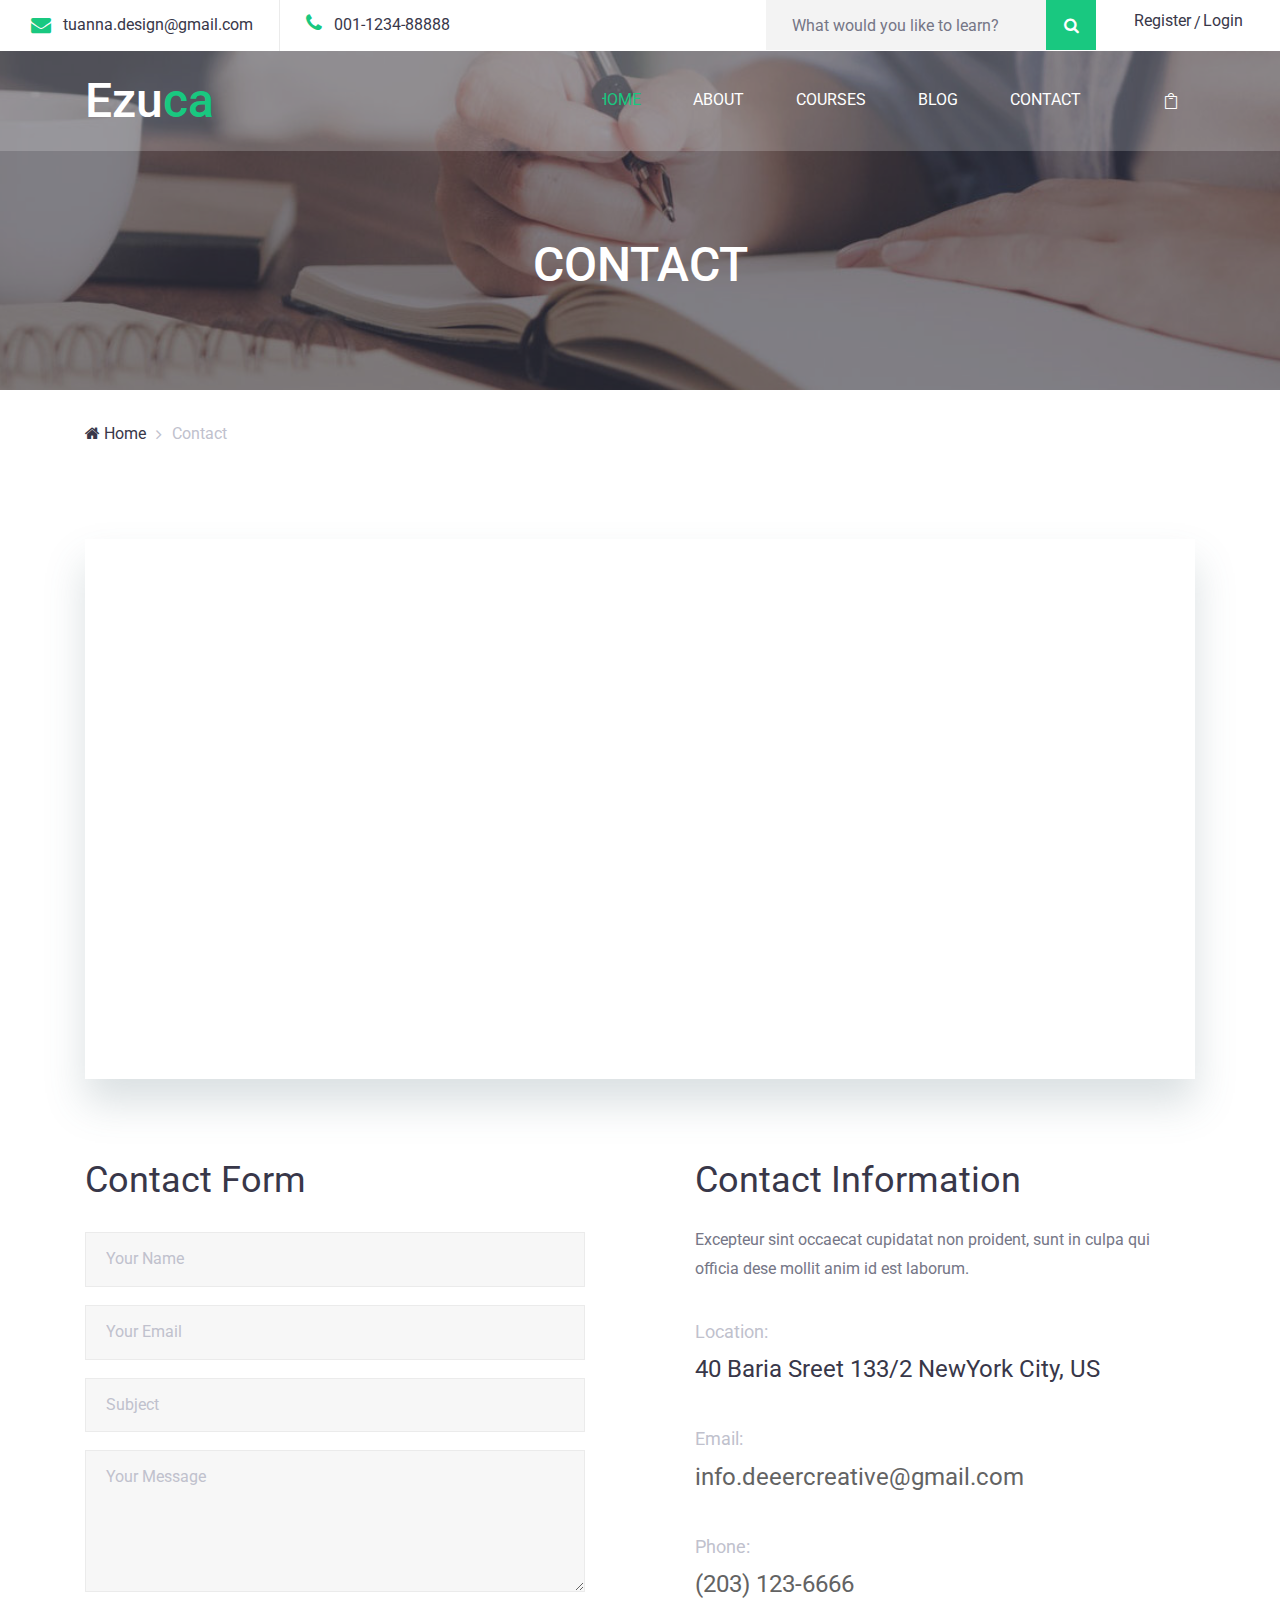
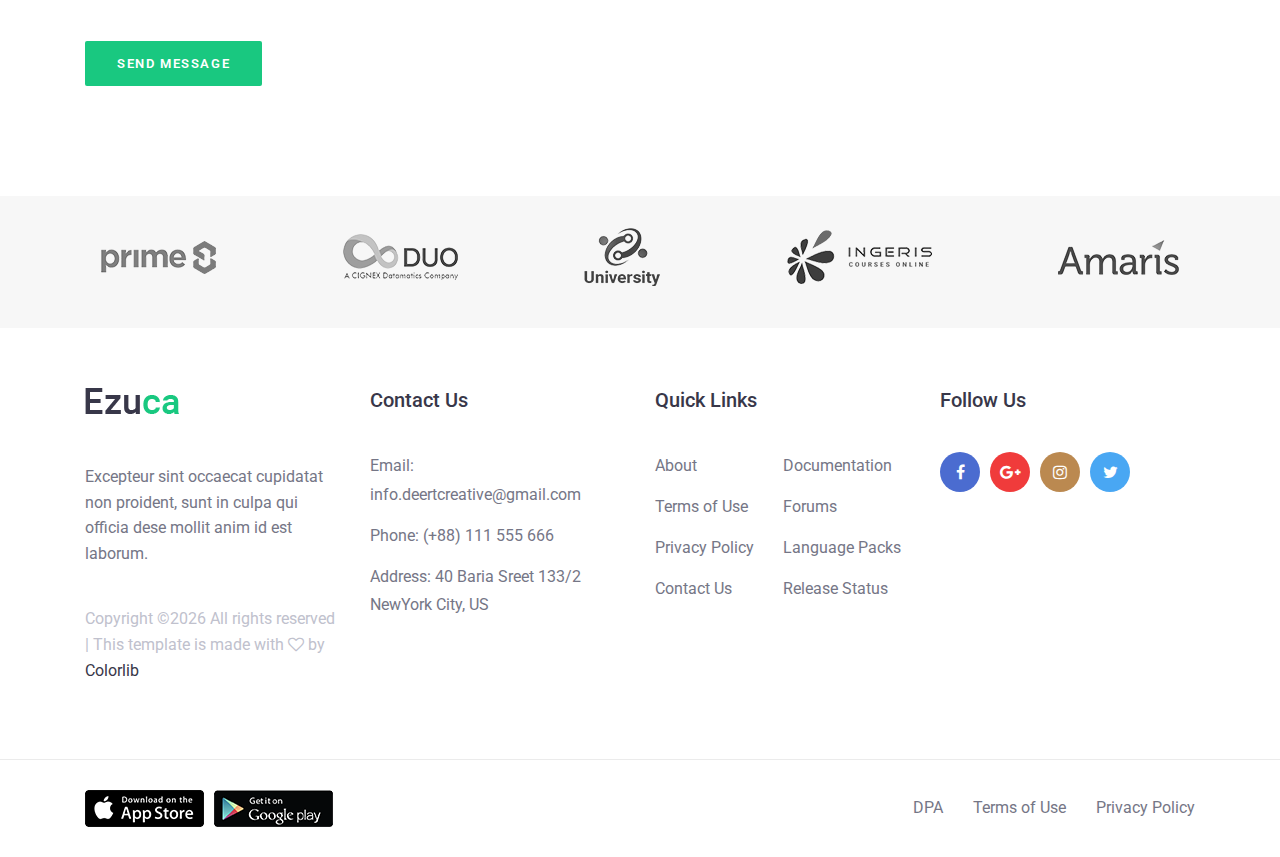
<file: ezuca/contact.html>
<!DOCTYPE html>
<html lang="en">
<head>
    <title>Hello World</title>

    <!-- Required meta tags -->
    <meta charset="utf-8">
    <meta name="viewport" content="width=device-width, initial-scale=1, shrink-to-fit=no">

    <!-- Bootstrap CSS -->
    <link rel="stylesheet" href="css/bootstrap.min.css">

    <!-- FontAwesome CSS -->
    <link rel="stylesheet" href="css/font-awesome.min.css">

    <!-- ElegantFonts CSS -->
    <link rel="stylesheet" href="css/elegant-fonts.css">

    <!-- themify-icons CSS -->
    <link rel="stylesheet" href="css/themify-icons.css">

    <!-- Swiper CSS -->
    <link rel="stylesheet" href="css/swiper.min.css">

    <!-- Styles -->
    <link rel="stylesheet" href="style.css">
</head>
<body class="contact-page">
    <div class="page-header">
        <header class="site-header">
            <div class="top-header-bar">
                <div class="container-fluid">
                    <div class="row">
                        <div class="col-12 col-lg-6 d-none d-md-flex flex-wrap justify-content-center justify-content-lg-start mb-3 mb-lg-0">
                            <div class="header-bar-email d-flex align-items-center">
                                <i class="fa fa-envelope"></i><a href="#">tuanna.design@gmail.com</a>
                            </div><!-- .header-bar-email -->

                            <div class="header-bar-text lg-flex align-items-center">
                                <p><i class="fa fa-phone"></i>001-1234-88888 </p>
                            </div><!-- .header-bar-text -->
                        </div><!-- .col -->

                        <div class="col-12 col-lg-6 d-flex flex-wrap justify-content-center justify-content-lg-end align-items-center">
                            <div class="header-bar-search">
                                <form class="flex align-items-stretch">
                                    <input type="search" placeholder="What would you like to learn?">
                                    <button type="submit" value="" class="flex justify-content-center align-items-center"><i class="fa fa-search"></i></button>
                                </form>
                            </div><!-- .header-bar-search -->

                            <div class="header-bar-menu">
                                <ul class="flex justify-content-center align-items-center py-2 pt-md-0">
                                    <li><a href="#">Register</a></li>
                                    <li><a href="#">Login</a></li>
                                </ul>
                            </div><!-- .header-bar-menu -->
                        </div><!-- .col -->
                    </div><!-- .row -->
                </div><!-- .container-fluid -->
            </div><!-- .top-header-bar -->

            <div class="nav-bar">
                <div class="container">
                    <div class="row">
                        <div class="col-9 col-lg-3">
                            <div class="site-branding">
                                <h1 class="site-title"><a href="index.html" rel="home">Ezu<span>ca</span></a></h1>
                            </div><!-- .site-branding -->
                        </div><!-- .col -->

                        <div class="col-3 col-lg-9 flex justify-content-end align-content-center">
                            <nav class="site-navigation flex justify-content-end align-items-center">
                                <ul class="flex flex-column flex-lg-row justify-content-lg-end align-content-center">
                                    <li class="current-menu-item"><a href="index.html">Home</a></li>
                                    <li><a href="#">About</a></li>
                                    <li><a href="#">Courses</a></li>
                                    <li><a href="#">blog</a></li>
                                    <li><a href="#">Contact</a></li>
                                </ul>

                                <div class="hamburger-menu d-lg-none">
                                    <span></span>
                                    <span></span>
                                    <span></span>
                                    <span></span>
                                </div><!-- .hamburger-menu -->

                                <div class="header-bar-cart">
                                    <a href="#" class="flex justify-content-center align-items-center"><span aria-hidden="true" class="icon_bag_alt"></span></a>
                                </div><!-- .header-bar-search -->
                            </nav><!-- .site-navigation -->
                        </div><!-- .col -->
                    </div><!-- .row -->
                </div><!-- .container -->
            </div><!-- .nav-bar -->
        </header><!-- .site-header -->

        <div class="page-header-overlay">
            <div class="container">
                <div class="row">
                    <div class="col-12">
                        <header class="entry-header">
                            <h1>CONTACT</h1>
                        </header><!-- .entry-header -->
                    </div><!-- .col -->
                </div><!-- .row -->
            </div><!-- .container -->
        </div><!-- .page-header-overlay -->
    </div><!-- .page-header -->

    <div class="container">
        <div class="row">
            <div class="col-12">
                <div class="breadcrumbs">
                    <ul class="flex flex-wrap align-items-center p-0 m-0">
                        <li><a href="#"><i class="fa fa-home"></i> Home</a></li>
                        <li>Contact</li>
                    </ul>
                </div><!-- .breadcrumbs -->
            </div><!-- .col -->
        </div><!-- .row -->

        <div class="row justify-content-between">
            <div class="col-12">
                <div class="contact-gmap">
                    <iframe frameborder="0" scrolling="no" marginheight="0" marginwidth="0" src="https://www.google.com/maps/embed/v1/place?key=AIzaSyAyCkIjViJ_7vt5PMIHai_NjcdR64QYycw&q=Space+Needle,Seattle+WA" allowfullscreen></iframe>
                </div><!-- .contact-gmap -->
            </div><!-- .col -->

            <div class="col-12 col-lg-6">
                <div class="contact-form">
                    <h3>Contact Form</h3>

                    <form>
                        <input type="text" placeholder="Your Name">
                        <input type="email" placeholder="Your Email">
                        <input type="text" placeholder="Subject">
                        <textarea placeholder="Your Message" rows="4"></textarea>
                        <input type="submit" value="Send Message">
                    </form>
                </div><!-- .contact-form -->
            </div><!-- .col -->

            <div class="col-12 col-lg-6">
                <div class="contact-info">
                    <h3>Contact Information</h3>

                    <p>Excepteur sint occaecat cupidatat non proident, sunt in culpa qui officia dese mollit anim id est laborum. </p>

                    <ul class="p-0 m-0">
                        <li><span>Location:</span>40 Baria Sreet 133/2 NewYork City, US</li>
                        <li><span>Email:</span><a href="#">info.deeercreative@gmail.com</a></li>
                        <li><span>Phone:</span><a href="#">(203) 123-6666</a></li>
                    </ul>
                </div><!-- .contact-info -->
            </div><!-- .col -->
        </div><!-- .row -->
    </div><!-- .container -->

    <div class="clients-logo">
        <div class="container">
            <div class="row">
                <div class="col-12 flex flex-wrap justify-content-center justify-content-lg-between align-items-center">
                    <div class="logo-wrap">
                        <img src="images/logo-1.png" alt="">
                    </div><!-- .logo-wrap -->

                    <div class="logo-wrap">
                        <img src="images/logo-2.png" alt="">
                    </div><!-- .logo-wrap -->

                    <div class="logo-wrap">
                        <img src="images/logo-3.png" alt="">
                    </div><!-- .logo-wrap -->

                    <div class="logo-wrap">
                        <img src="images/logo-4.png" alt="">
                    </div><!-- .logo-wrap -->

                    <div class="logo-wrap">
                        <img src="images/logo-5.png" alt="">
                    </div><!-- .logo-wrap -->
                </div><!-- .col -->
            </div><!-- .row -->
        </div><!-- .container -->
    </div><!-- .clients-logo -->

    <footer class="site-footer">
        <div class="footer-widgets">
            <div class="container">
                <div class="row">
                    <div class="col-12 col-md-6 col-lg-3">
                        <div class="foot-about">
                            <a class="foot-logo" href="#"><img src="images/foot-logo.png" alt=""></a>

                            <p>Excepteur sint occaecat cupidatat non proident, sunt in culpa qui officia dese mollit anim id est laborum. </p>

                            <p class="footer-copyright"><!-- Link back to Colorlib can't be removed. Template is licensed under CC BY 3.0. -->
Copyright &copy;<script>document.write(new Date().getFullYear());</script> All rights reserved | This template is made with <i class="fa fa-heart-o" aria-hidden="true"></i> by <a href="https://colorlib.com" target="_blank">Colorlib</a>
<!-- Link back to Colorlib can't be removed. Template is licensed under CC BY 3.0. --></p>
                        </div><!-- .foot-about -->
                    </div><!-- .col -->

                    <div class="col-12 col-md-6 col-lg-3 mt-5 mt-md-0">
                        <div class="foot-contact">
                            <h2>Contact Us</h2>

                            <ul>
                                <li>Email: info.deertcreative@gmail.com</li>
                                <li>Phone: (+88) 111 555 666</li>
                                <li>Address: 40 Baria Sreet 133/2 NewYork City, US</li>
                            </ul>
                        </div><!-- .foot-contact -->
                    </div><!-- .col -->

                    <div class="col-12 col-md-6 col-lg-3 mt-5 mt-lg-0">
                        <div class="quick-links flex flex-wrap">
                            <h2 class="w-100">Quick Links</h2>

                            <ul class="w-50">
                                <li><a href="#">About </a></li>
                                <li><a href="#">Terms of Use </a></li>
                                <li><a href="#">Privacy Policy </a></li>
                                <li><a href="#">Contact Us</a></li>
                            </ul>

                            <ul class="w-50">
                                <li><a href="#">Documentation</a></li>
                                <li><a href="#">Forums</a></li>
                                <li><a href="#">Language Packs</a></li>
                                <li><a href="#">Release Status</a></li>
                            </ul>
                        </div><!-- .quick-links -->
                    </div><!-- .col -->

                    <div class="col-12 col-md-6 col-lg-3 mt-5 mt-lg-0">
                        <div class="follow-us">
                            <h2>Follow Us</h2>

                            <ul class="follow-us flex flex-wrap align-items-center">
                                <li><a href="#"><i class="fa fa-facebook"></i></a></li>
                                <li><a href="#"><i class="fa fa-google-plus"></i></a></li>
                                <li><a href="#"><i class="fa fa-instagram"></i></a></li>
                                <li><a href="#"><i class="fa fa-twitter"></i></a></li>
                            </ul>
                        </div><!-- .quick-links -->
                    </div><!-- .col -->
                </div><!-- .row -->
            </div><!-- .container -->
        </div><!-- .footer-widgets -->

        <div class="footer-bar">
            <div class="container">
                <div class="row flex-wrap justify-content-center justify-content-lg-between align-items-center">
                    <div class="col-12 col-lg-6">
                        <div class="download-apps flex flex-wrap justify-content-center justify-content-lg-start align-items-center">
                            <a href="#"><img src="images/app-store.png" alt=""></a>
                            <a href="#"><img src="images/play-store.png" alt=""></a>
                        </div><!-- .download-apps -->

                    </div>

                    <div class="col-12 col-lg-6 mt-4 mt-lg-0">
                        <div class="footer-bar-nav">
                            <ul class="flex flex-wrap justify-content-center justify-content-lg-end align-items-center">
                                <li><a href="#">DPA</a></li>
                                <li><a href="#">Terms of Use</a></li>
                                <li><a href="#">Privacy Policy</a></li>
                            </ul>
                        </div><!-- .footer-bar-nav -->
                    </div><!-- .col-12 -->
                </div><!-- .row -->
            </div><!-- .container -->
        </div><!-- .footer-bar -->
    </footer><!-- .site-footer -->

    <script type='text/javascript' src='js/jquery.js'></script>
    <script type='text/javascript' src='js/swiper.min.js'></script>
    <script type='text/javascript' src='js/masonry.pkgd.min.js'></script>
    <script type='text/javascript' src='js/jquery.collapsible.min.js'></script>
    <script type='text/javascript' src='js/custom.js'></script>

</body>
</html>
</file>
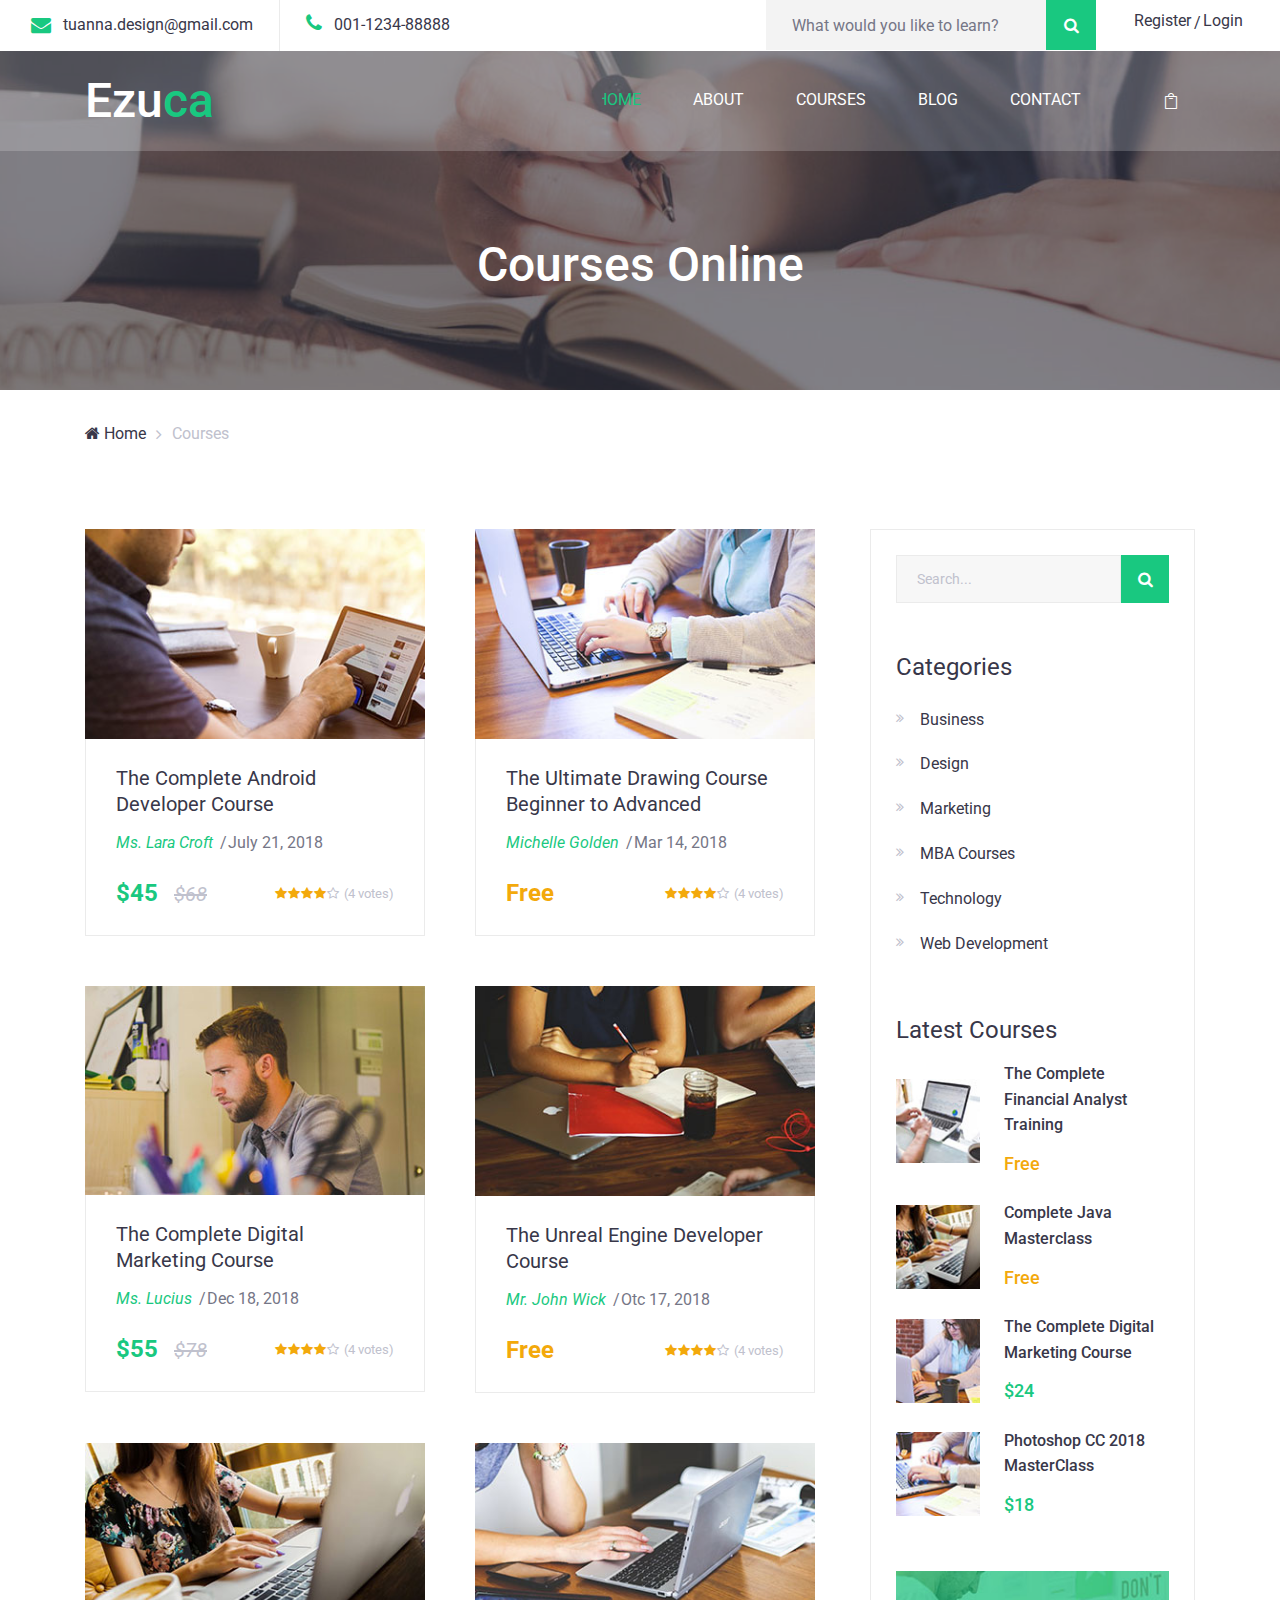
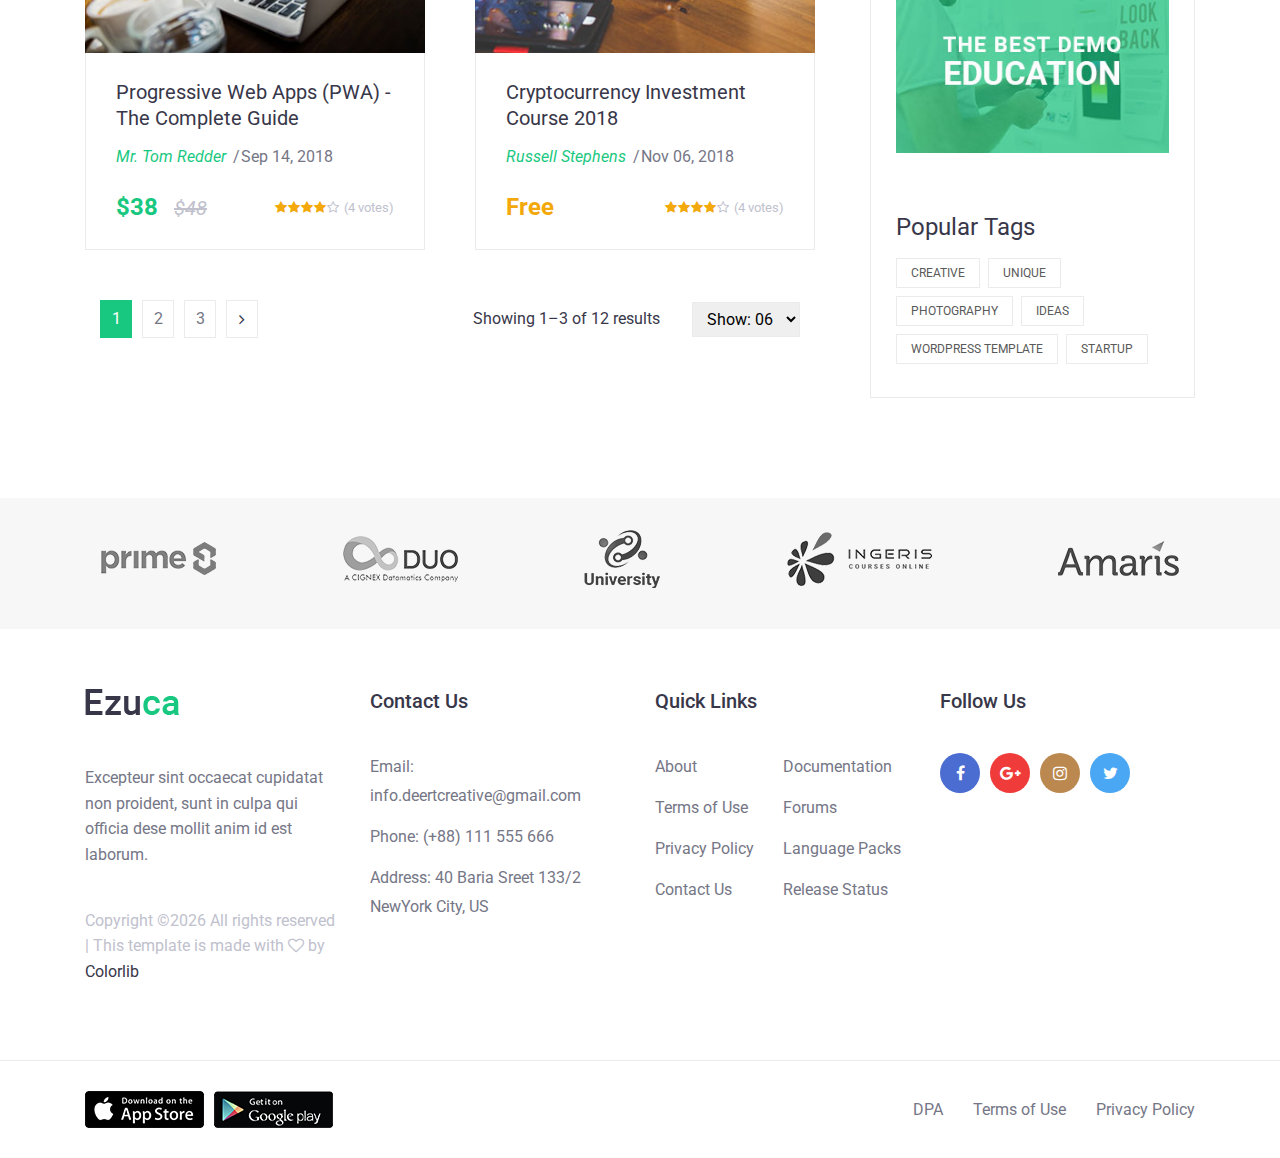
<file: ezuca/courses.html>
<!DOCTYPE html>
<html lang="en">
<head>
    <title>Hello World</title>

    <!-- Required meta tags -->
    <meta charset="utf-8">
    <meta name="viewport" content="width=device-width, initial-scale=1, shrink-to-fit=no">

    <!-- Bootstrap CSS -->
    <link rel="stylesheet" href="css/bootstrap.min.css">

    <!-- FontAwesome CSS -->
    <link rel="stylesheet" href="css/font-awesome.min.css">

    <!-- ElegantFonts CSS -->
    <link rel="stylesheet" href="css/elegant-fonts.css">

    <!-- themify-icons CSS -->
    <link rel="stylesheet" href="css/themify-icons.css">

    <!-- Swiper CSS -->
    <link rel="stylesheet" href="css/swiper.min.css">

    <!-- Styles -->
    <link rel="stylesheet" href="style.css">
</head>
<body class="courses-page">
    <div class="page-header">
        <header class="site-header">
            <div class="top-header-bar">
                <div class="container-fluid">
                    <div class="row">
                        <div class="col-12 col-lg-6 d-none d-md-flex flex-wrap justify-content-center justify-content-lg-start mb-3 mb-lg-0">
                            <div class="header-bar-email d-flex align-items-center">
                                <i class="fa fa-envelope"></i><a href="#">tuanna.design@gmail.com</a>
                            </div><!-- .header-bar-email -->

                            <div class="header-bar-text lg-flex align-items-center">
                                <p><i class="fa fa-phone"></i>001-1234-88888 </p>
                            </div><!-- .header-bar-text -->
                        </div><!-- .col -->

                        <div class="col-12 col-lg-6 d-flex flex-wrap justify-content-center justify-content-lg-end align-items-center">
                            <div class="header-bar-search">
                                <form class="flex align-items-stretch">
                                    <input type="search" placeholder="What would you like to learn?">
                                    <button type="submit" value="" class="flex justify-content-center align-items-center"><i class="fa fa-search"></i></button>
                                </form>
                            </div><!-- .header-bar-search -->

                            <div class="header-bar-menu">
                                <ul class="flex justify-content-center align-items-center py-2 pt-md-0">
                                    <li><a href="#">Register</a></li>
                                    <li><a href="#">Login</a></li>
                                </ul>
                            </div><!-- .header-bar-menu -->
                        </div><!-- .col -->
                    </div><!-- .row -->
                </div><!-- .container-fluid -->
            </div><!-- .top-header-bar -->

            <div class="nav-bar">
                <div class="container">
                    <div class="row">
                        <div class="col-9 col-lg-3">
                            <div class="site-branding">
                                <h1 class="site-title"><a href="index.html" rel="home">Ezu<span>ca</span></a></h1>
                            </div><!-- .site-branding -->
                        </div><!-- .col -->

                        <div class="col-3 col-lg-9 flex justify-content-end align-content-center">
                            <nav class="site-navigation flex justify-content-end align-items-center">
                                <ul class="flex flex-column flex-lg-row justify-content-lg-end align-content-center">
                                    <li class="current-menu-item"><a href="index.html">Home</a></li>
                                    <li><a href="#">About</a></li>
                                    <li><a href="#">Courses</a></li>
                                    <li><a href="#">blog</a></li>
                                    <li><a href="#">Contact</a></li>
                                </ul>

                                <div class="hamburger-menu d-lg-none">
                                    <span></span>
                                    <span></span>
                                    <span></span>
                                    <span></span>
                                </div><!-- .hamburger-menu -->

                                <div class="header-bar-cart">
                                    <a href="#" class="flex justify-content-center align-items-center"><span aria-hidden="true" class="icon_bag_alt"></span></a>
                                </div><!-- .header-bar-search -->
                            </nav><!-- .site-navigation -->
                        </div><!-- .col -->
                    </div><!-- .row -->
                </div><!-- .container -->
            </div><!-- .nav-bar -->
        </header><!-- .site-header -->

        <div class="page-header-overlay">
            <div class="container">
                <div class="row">
                    <div class="col-12">
                        <header class="entry-header">
                            <h1>Courses Online</h1>
                        </header><!-- .entry-header -->
                    </div><!-- .col -->
                </div><!-- .row -->
            </div><!-- .container -->
        </div><!-- .page-header-overlay -->
    </div><!-- .page-header -->

    <div class="container">
        <div class="row">
            <div class="col-12">
                <div class="breadcrumbs">
                    <ul class="flex flex-wrap align-items-center p-0 m-0">
                        <li><a href="#"><i class="fa fa-home"></i> Home</a></li>
                        <li>Courses</li>
                    </ul>
                </div><!-- .breadcrumbs -->
            </div><!-- .col -->
        </div><!-- .row -->

        <div class="row">
            <div class="col-12 col-lg-8">
                <div class="featured-courses courses-wrap">
                    <div class="row mx-m-25">
                        <div class="col-12 col-md-6 px-25">
                            <div class="course-content">
                                <figure class="course-thumbnail">
                                    <a href="#"><img src="images/1.jpg" alt=""></a>
                                </figure><!-- .course-thumbnail -->

                                <div class="course-content-wrap">
                                    <header class="entry-header">
                                        <h2 class="entry-title"><a href="#">The Complete Android Developer Course</a></h2>

                                        <div class="entry-meta flex flex-wrap align-items-center">
                                            <div class="course-author"><a href="#">Ms. Lara Croft </a></div>

                                            <div class="course-date">July 21, 2018</div>
                                        </div><!-- .course-date -->
                                    </header><!-- .entry-header -->

                                    <footer class="entry-footer flex flex-wrap justify-content-between align-items-center">
                                        <div class="course-cost">
                                            $45 <span class="price-drop">$68</span>
                                        </div><!-- .course-cost -->

                                        <div class="course-ratings flex justify-content-end align-items-center">
                                            <span class="fa fa-star checked"></span>
                                            <span class="fa fa-star checked"></span>
                                            <span class="fa fa-star checked"></span>
                                            <span class="fa fa-star checked"></span>
                                            <span class="fa fa-star-o"></span>

                                            <span class="course-ratings-count">(4 votes)</span>
                                        </div><!-- .course-ratings -->
                                    </footer><!-- .entry-footer -->
                                </div><!-- .course-content-wrap -->
                            </div><!-- .course-content -->
                        </div><!-- .col -->

                        <div class="col-12 col-md-6 px-25">
                            <div class="course-content">
                                <figure class="course-thumbnail">
                                    <a href="#"><img src="images/2.jpg" alt=""></a>
                                </figure><!-- .course-thumbnail -->

                                <div class="course-content-wrap">
                                    <header class="entry-header">
                                        <h2 class="entry-title"><a href="#">The Ultimate Drawing Course Beginner to Advanced</a></h2>

                                        <div class="entry-meta flex flex-wrap align-items-center">
                                            <div class="course-author"><a href="#">Michelle Golden</a></div>

                                            <div class="course-date">Mar 14, 2018</div>
                                        </div><!-- .course-date -->
                                    </header><!-- .entry-header -->

                                    <footer class="entry-footer flex flex-wrap justify-content-between align-items-center">
                                        <div class="course-cost">
                                            <span class="free-cost">Free</span>
                                        </div><!-- .price-drop -->

                                        <div class="course-ratings flex justify-content-end align-items-center">
                                            <span class="fa fa-star checked"></span>
                                            <span class="fa fa-star checked"></span>
                                            <span class="fa fa-star checked"></span>
                                            <span class="fa fa-star checked"></span>
                                            <span class="fa fa-star-o"></span>

                                            <span class="course-ratings-count">(4 votes)</span>
                                        </div><!-- .course-ratings -->
                                    </footer><!-- .entry-footer -->
                                </div><!-- .course-content-wrap -->
                            </div><!-- .course-content -->
                        </div><!-- .col -->

                        <div class="col-12 col-md-6 px-25">
                            <div class="course-content">
                                <figure class="course-thumbnail">
                                    <a href="#"><img src="images/3.jpg" alt=""></a>
                                </figure><!-- .course-thumbnail -->

                                <div class="course-content-wrap">
                                    <header class="entry-header">
                                        <h2 class="entry-title"><a href="#">The Complete Digital Marketing Course</a></h2>

                                        <div class="entry-meta flex flex-wrap align-items-center">
                                            <div class="course-author"><a href="#">Ms. Lucius</a></div>

                                            <div class="course-date">Dec 18, 2018</div>
                                        </div><!-- .course-date -->
                                    </header><!-- .entry-header -->

                                    <footer class="entry-footer flex flex-wrap justify-content-between align-items-center">
                                        <div class="course-cost">
                                            $55 <span class="price-drop">$78</span>
                                        </div><!-- .course-cost -->

                                        <div class="course-ratings flex justify-content-end align-items-center">
                                            <span class="fa fa-star checked"></span>
                                            <span class="fa fa-star checked"></span>
                                            <span class="fa fa-star checked"></span>
                                            <span class="fa fa-star checked"></span>
                                            <span class="fa fa-star-o"></span>

                                            <span class="course-ratings-count">(4 votes)</span>
                                        </div><!-- .course-ratings -->
                                    </footer><!-- .entry-footer -->
                                </div><!-- .course-content-wrap -->
                            </div><!-- .course-content -->
                        </div><!-- .col -->

                        <div class="col-12 col-md-6 px-25">
                            <div class="course-content">
                                <figure class="course-thumbnail">
                                    <a href="#"><img src="images/4.jpg" alt=""></a>
                                </figure><!-- .course-thumbnail -->

                                <div class="course-content-wrap">
                                    <header class="entry-header">
                                        <h2 class="entry-title"><a href="#">The Unreal Engine Developer Course</a></h2>

                                        <div class="entry-meta flex flex-wrap align-items-center">
                                            <div class="course-author"><a href="#">Mr. John Wick</a></div>

                                            <div class="course-date">Otc 17, 2018</div>
                                        </div><!-- .course-date -->
                                    </header><!-- .entry-header -->

                                    <footer class="entry-footer flex flex-wrap justify-content-between align-items-center">
                                        <div class="course-cost">
                                            <span class="free-cost">Free</span>
                                        </div><!-- .course-cost -->

                                        <div class="course-ratings flex justify-content-end align-items-center">
                                            <span class="fa fa-star checked"></span>
                                            <span class="fa fa-star checked"></span>
                                            <span class="fa fa-star checked"></span>
                                            <span class="fa fa-star checked"></span>
                                            <span class="fa fa-star-o"></span>

                                            <span class="course-ratings-count">(4 votes)</span>
                                        </div><!-- .course-ratings -->
                                    </footer><!-- .entry-footer -->
                                </div><!-- .course-content-wrap -->
                            </div><!-- .course-content -->
                        </div><!-- .col -->

                        <div class="col-12 col-md-6 px-25">
                            <div class="course-content">
                                <figure class="course-thumbnail">
                                    <a href="#"><img src="images/5.jpg" alt=""></a>
                                </figure><!-- .course-thumbnail -->

                                <div class="course-content-wrap">
                                    <header class="entry-header">
                                        <h2 class="entry-title"><a href="#">Progressive Web Apps (PWA) - The Complete Guide</a></h2>

                                        <div class="entry-meta flex flex-wrap align-items-center">
                                            <div class="course-author"><a href="#">Mr. Tom Redder</a></div>

                                            <div class="course-date">Sep 14, 2018</div>
                                        </div><!-- .course-date -->
                                    </header><!-- .entry-header -->

                                    <footer class="entry-footer flex flex-wrap justify-content-between align-items-center">
                                        <div class="course-cost">
                                            $38 <span class="price-drop">$48</span>
                                        </div><!-- .course-cost -->

                                        <div class="course-ratings flex justify-content-end align-items-center">
                                            <span class="fa fa-star checked"></span>
                                            <span class="fa fa-star checked"></span>
                                            <span class="fa fa-star checked"></span>
                                            <span class="fa fa-star checked"></span>
                                            <span class="fa fa-star-o"></span>

                                            <span class="course-ratings-count">(4 votes)</span>
                                        </div><!-- .course-ratings -->
                                    </footer><!-- .entry-footer -->
                                </div><!-- .course-content-wrap -->
                            </div><!-- .course-content -->
                        </div><!-- .col -->

                        <div class="col-12 col-md-6 px-25">
                            <div class="course-content">
                                <figure class="course-thumbnail">
                                    <a href="#"><img src="images/6.jpg" alt=""></a>
                                </figure><!-- .course-thumbnail -->

                                <div class="course-content-wrap">
                                    <header class="entry-header">
                                        <h2 class="entry-title"><a href="#">Cryptocurrency Investment Course 2018</a></h2>

                                        <div class="entry-meta flex flex-wrap align-items-center">
                                            <div class="course-author"><a href="#">Russell Stephens</a></div>

                                            <div class="course-date">Nov 06, 2018</div>
                                        </div><!-- .course-date -->
                                    </header><!-- .entry-header -->

                                    <footer class="entry-footer flex flex-wrap justify-content-between align-items-center">
                                        <div class="course-cost">
                                            <span class="free-cost">Free</span>
                                        </div><!-- .course-cost -->

                                        <div class="course-ratings flex justify-content-end align-items-center">
                                            <span class="fa fa-star checked"></span>
                                            <span class="fa fa-star checked"></span>
                                            <span class="fa fa-star checked"></span>
                                            <span class="fa fa-star checked"></span>
                                            <span class="fa fa-star-o"></span>

                                            <span class="course-ratings-count">(4 votes)</span>
                                        </div><!-- .course-ratings -->
                                    </footer><!-- .entry-footer -->
                                </div><!-- .course-content-wrap -->
                            </div><!-- .course-content -->
                        </div><!-- .col -->
                    </div><!-- .row -->
                </div><!-- .featured-courses -->

                <div class="pagination flex flex-wrap justify-content-between align-items-center">
                    <div class="col-12 col-lg-4 order-2 order-lg-1 mt-3 mt-lg-0">
                        <ul class="flex flex-wrap align-items-center order-2 order-lg-1 p-0 m-0">
                            <li class="active"><a href="#">1</a></li>
                            <li><a href="#">2</a></li>
                            <li><a href="#">3</a></li>
                            <li><a href="#"><i class="fa fa-angle-right"></i></a></li>
                        </ul>
                    </div>

                    <div class="col-12 flex justify-content-start justify-content-lg-end col-lg-8 order-1 order-lg-2">
                        <div class="pagination-results flex flex-wrap align-items-center">
                            <p class="m-0">Showing 1–3 of 12 results</p>

                            <form>
                                <select>
                                    <option>Show: 06</option>
                                    <option>Show: 12</option>
                                    <option>Show: 18</option>
                                    <option>Show: 24</option>
                                </select>
                            </form>
                        </div><!-- .pagination-results -->
                    </div>
                </div><!-- .pagination -->
            </div><!-- .col -->

            <div class="col-12 col-lg-4">
                <div class="sidebar">
                    <div class="search-widget">
                        <form class="flex flex-wrap align-items-center">
                            <input type="search" placeholder="Search...">
                            <button type="submit" class="flex justify-content-center align-items-center"><i class="fa fa-search"></i></button>
                        </form><!-- .flex -->
                    </div><!-- .search-widget -->

                    <div class="cat-links">
                        <h2>Categories</h2>

                        <ul class="p-0 m-0">
                            <li><a href="#">Business</a></li>
                            <li><a href="#">Design</a></li>
                            <li><a href="#">Marketing</a></li>
                            <li><a href="#">MBA Courses</a></li>
                            <li><a href="#">Technology</a></li>
                            <li><a href="#">Web Development</a></li>
                        </ul>
                    </div><!-- .cat-links -->

                    <div class="latest-courses">
                        <h2>Latest Courses</h2>

                        <ul class="p-0 m-0">
                            <li class="flex flex-wrap justify-content-between align-items-center">
                                <img src="images/t-1.jpg" alt="">

                                <div class="content-wrap">
                                    <h3><a href="#">The Complete Financial Analyst Training</a></h3>

                                    <div class="course-cost free-cost">Free</div>
                                </div><!-- .content-wrap -->
                            </li>

                            <li class="flex flex-wrap justify-content-between align-items-center">
                                <img src="images/t-2.jpg" alt="">

                                <div class="content-wrap">
                                    <h3><a href="#">Complete Java
                                        Masterclass</a></h3>

                                    <div class="course-cost free-cost">Free</div>
                                </div><!-- .content-wrap -->
                            </li>

                            <li class="flex flex-wrap justify-content-between align-items-center">
                                <img src="images/t-3.jpg" alt="">

                                <div class="content-wrap">
                                    <h3><a href="#">The Complete Digital Marketing Course</a></h3>

                                    <div class="course-cost">$24</div>
                                </div><!-- .content-wrap -->
                            </li>

                            <li class="flex flex-wrap justify-content-between align-items-center">
                                <img src="images/t-4.jpg" alt="">

                                <div class="content-wrap">
                                    <h3><a href="#">Photoshop CC 2018
                                        MasterClass</a></h3>

                                    <div class="course-cost">$18</div>
                                </div><!-- .content-wrap -->
                            </li>
                        </ul>
                    </div><!-- .latest-courses -->

                    <div class="ads">
                        <img src="images/ads.jpg" alt="">
                    </div><!-- .ads -->

                    <div class="popular-tags">
                        <h2>Popular Tags</h2>

                        <ul class="flex flex-wrap align-items-center p-0 m-0">
                            <li><a href="#">Creative</a></li>
                            <li><a href="#">Unique</a></li>
                            <li><a href="#">Photography</a></li>
                            <li><a href="#">ideas</a></li>
                            <li><a href="#">Wordpress Template</a></li>
                            <li><a href="#">startup</a></li>
                        </ul>
                    </div><!-- .popular-tags -->
                </div><!-- .sidebar -->
            </div><!-- .col -->
        </div><!-- .row -->
    </div><!-- .container -->

    <div class="clients-logo">
        <div class="container">
            <div class="row">
                <div class="col-12 flex flex-wrap justify-content-center justify-content-lg-between align-items-center">
                    <div class="logo-wrap">
                        <img src="images/logo-1.png" alt="">
                    </div><!-- .logo-wrap -->

                    <div class="logo-wrap">
                        <img src="images/logo-2.png" alt="">
                    </div><!-- .logo-wrap -->

                    <div class="logo-wrap">
                        <img src="images/logo-3.png" alt="">
                    </div><!-- .logo-wrap -->

                    <div class="logo-wrap">
                        <img src="images/logo-4.png" alt="">
                    </div><!-- .logo-wrap -->

                    <div class="logo-wrap">
                        <img src="images/logo-5.png" alt="">
                    </div><!-- .logo-wrap -->
                </div><!-- .col -->
            </div><!-- .row -->
        </div><!-- .container -->
    </div><!-- .clients-logo -->

    <footer class="site-footer">
        <div class="footer-widgets">
            <div class="container">
                <div class="row">
                    <div class="col-12 col-md-6 col-lg-3">
                        <div class="foot-about">
                            <a class="foot-logo" href="#"><img src="images/foot-logo.png" alt=""></a>

                            <p>Excepteur sint occaecat cupidatat non proident, sunt in culpa qui officia dese mollit anim id est laborum. </p>

                            <p class="footer-copyright"><!-- Link back to Colorlib can't be removed. Template is licensed under CC BY 3.0. -->
Copyright &copy;<script>document.write(new Date().getFullYear());</script> All rights reserved | This template is made with <i class="fa fa-heart-o" aria-hidden="true"></i> by <a href="https://colorlib.com" target="_blank">Colorlib</a>
<!-- Link back to Colorlib can't be removed. Template is licensed under CC BY 3.0. --></p>
                        </div><!-- .foot-about -->
                    </div><!-- .col -->

                    <div class="col-12 col-md-6 col-lg-3 mt-5 mt-md-0">
                        <div class="foot-contact">
                            <h2>Contact Us</h2>

                            <ul>
                                <li>Email: info.deertcreative@gmail.com</li>
                                <li>Phone: (+88) 111 555 666</li>
                                <li>Address: 40 Baria Sreet 133/2 NewYork City, US</li>
                            </ul>
                        </div><!-- .foot-contact -->
                    </div><!-- .col -->

                    <div class="col-12 col-md-6 col-lg-3 mt-5 mt-lg-0">
                        <div class="quick-links flex flex-wrap">
                            <h2 class="w-100">Quick Links</h2>

                            <ul class="w-50">
                                <li><a href="#">About </a></li>
                                <li><a href="#">Terms of Use </a></li>
                                <li><a href="#">Privacy Policy </a></li>
                                <li><a href="#">Contact Us</a></li>
                            </ul>

                            <ul class="w-50">
                                <li><a href="#">Documentation</a></li>
                                <li><a href="#">Forums</a></li>
                                <li><a href="#">Language Packs</a></li>
                                <li><a href="#">Release Status</a></li>
                            </ul>
                        </div><!-- .quick-links -->
                    </div><!-- .col -->

                    <div class="col-12 col-md-6 col-lg-3 mt-5 mt-lg-0">
                        <div class="follow-us">
                            <h2>Follow Us</h2>

                            <ul class="follow-us flex flex-wrap align-items-center">
                                <li><a href="#"><i class="fa fa-facebook"></i></a></li>
                                <li><a href="#"><i class="fa fa-google-plus"></i></a></li>
                                <li><a href="#"><i class="fa fa-instagram"></i></a></li>
                                <li><a href="#"><i class="fa fa-twitter"></i></a></li>
                            </ul>
                        </div><!-- .quick-links -->
                    </div><!-- .col -->
                </div><!-- .row -->
            </div><!-- .container -->
        </div><!-- .footer-widgets -->

        <div class="footer-bar">
            <div class="container">
                <div class="row flex-wrap justify-content-center justify-content-lg-between align-items-center">
                    <div class="col-12 col-lg-6">
                        <div class="download-apps flex flex-wrap justify-content-center justify-content-lg-start align-items-center">
                            <a href="#"><img src="images/app-store.png" alt=""></a>
                            <a href="#"><img src="images/play-store.png" alt=""></a>
                        </div><!-- .download-apps -->

                    </div>

                    <div class="col-12 col-lg-6 mt-4 mt-lg-0">
                        <div class="footer-bar-nav">
                            <ul class="flex flex-wrap justify-content-center justify-content-lg-end align-items-center">
                                <li><a href="#">DPA</a></li>
                                <li><a href="#">Terms of Use</a></li>
                                <li><a href="#">Privacy Policy</a></li>
                            </ul>
                        </div><!-- .footer-bar-nav -->
                    </div><!-- .col-12 -->
                </div><!-- .row -->
            </div><!-- .container -->
        </div><!-- .footer-bar -->
    </footer><!-- .site-footer -->

    <script type='text/javascript' src='js/jquery.js'></script>
    <script type='text/javascript' src='js/swiper.min.js'></script>
    <script type='text/javascript' src='js/masonry.pkgd.min.js'></script>
    <script type='text/javascript' src='js/jquery.collapsible.min.js'></script>
    <script type='text/javascript' src='js/custom.js'></script>

</body>
</html>
</file>
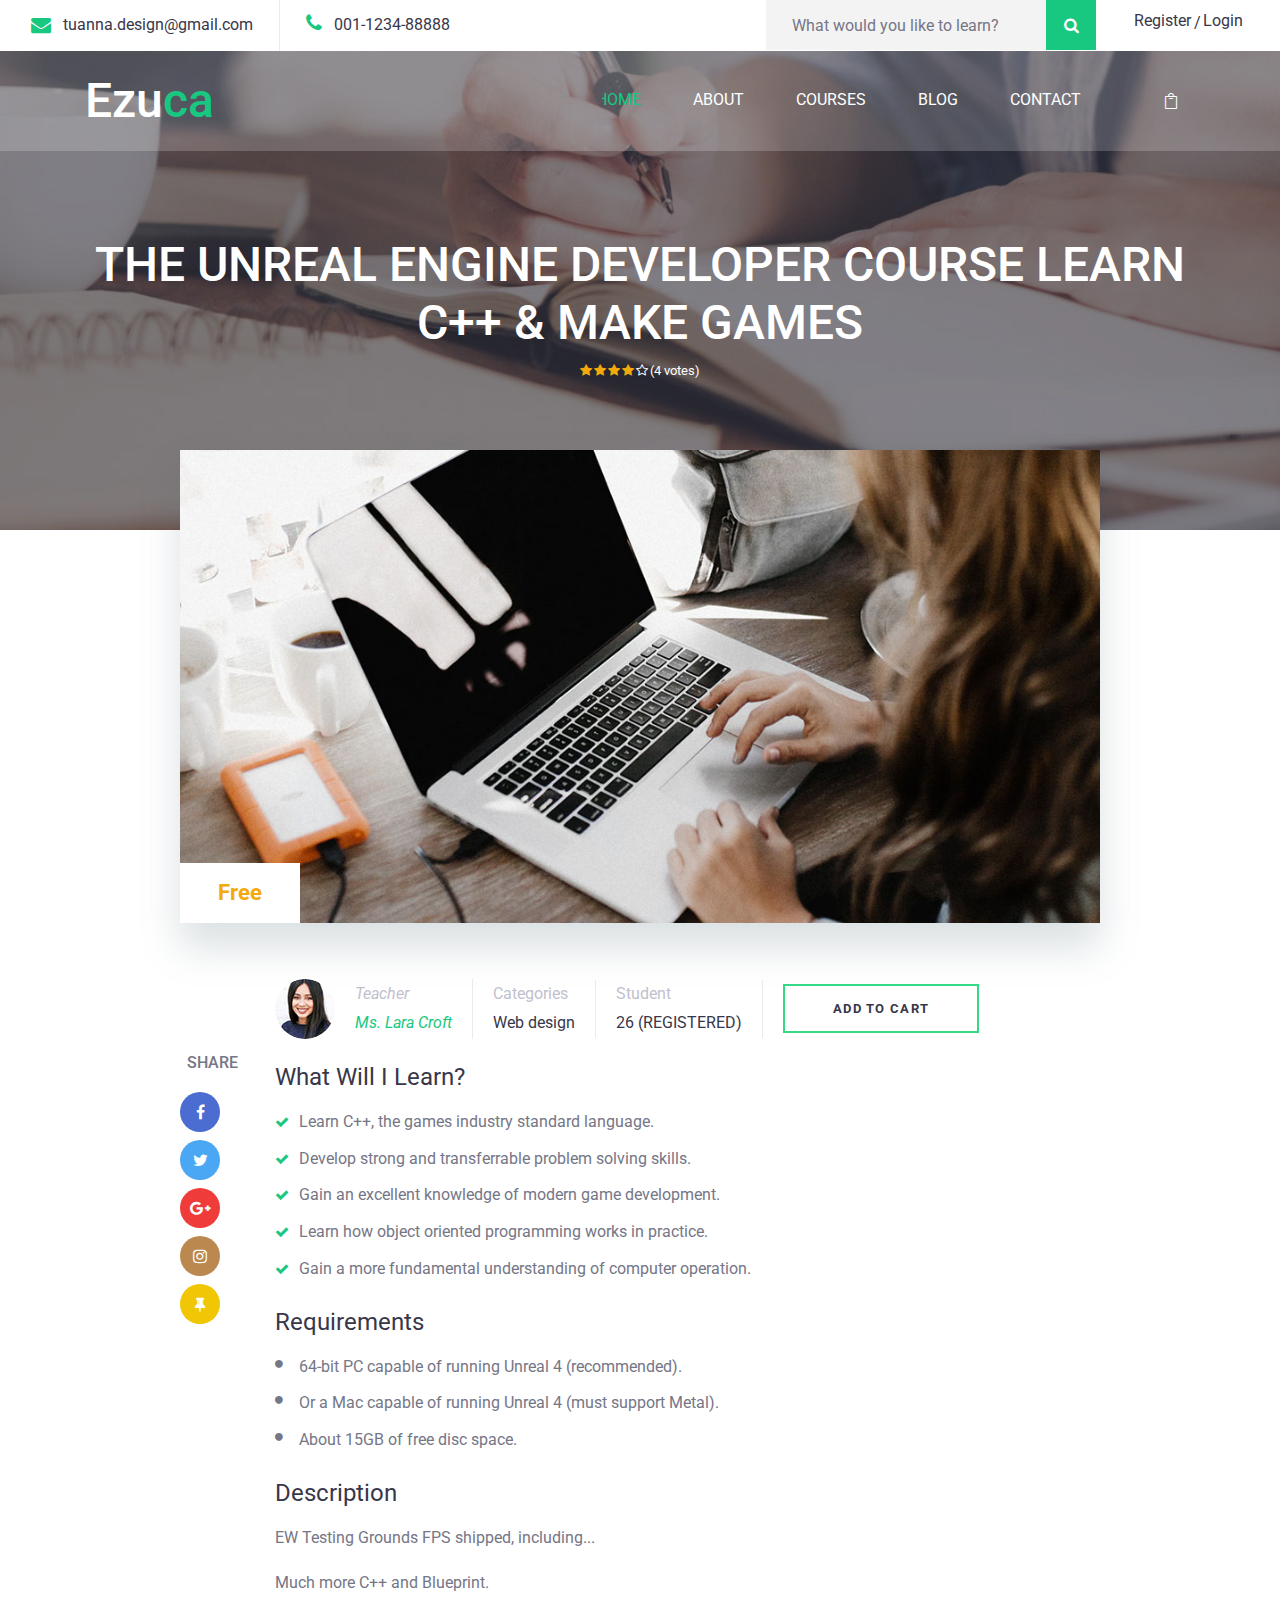
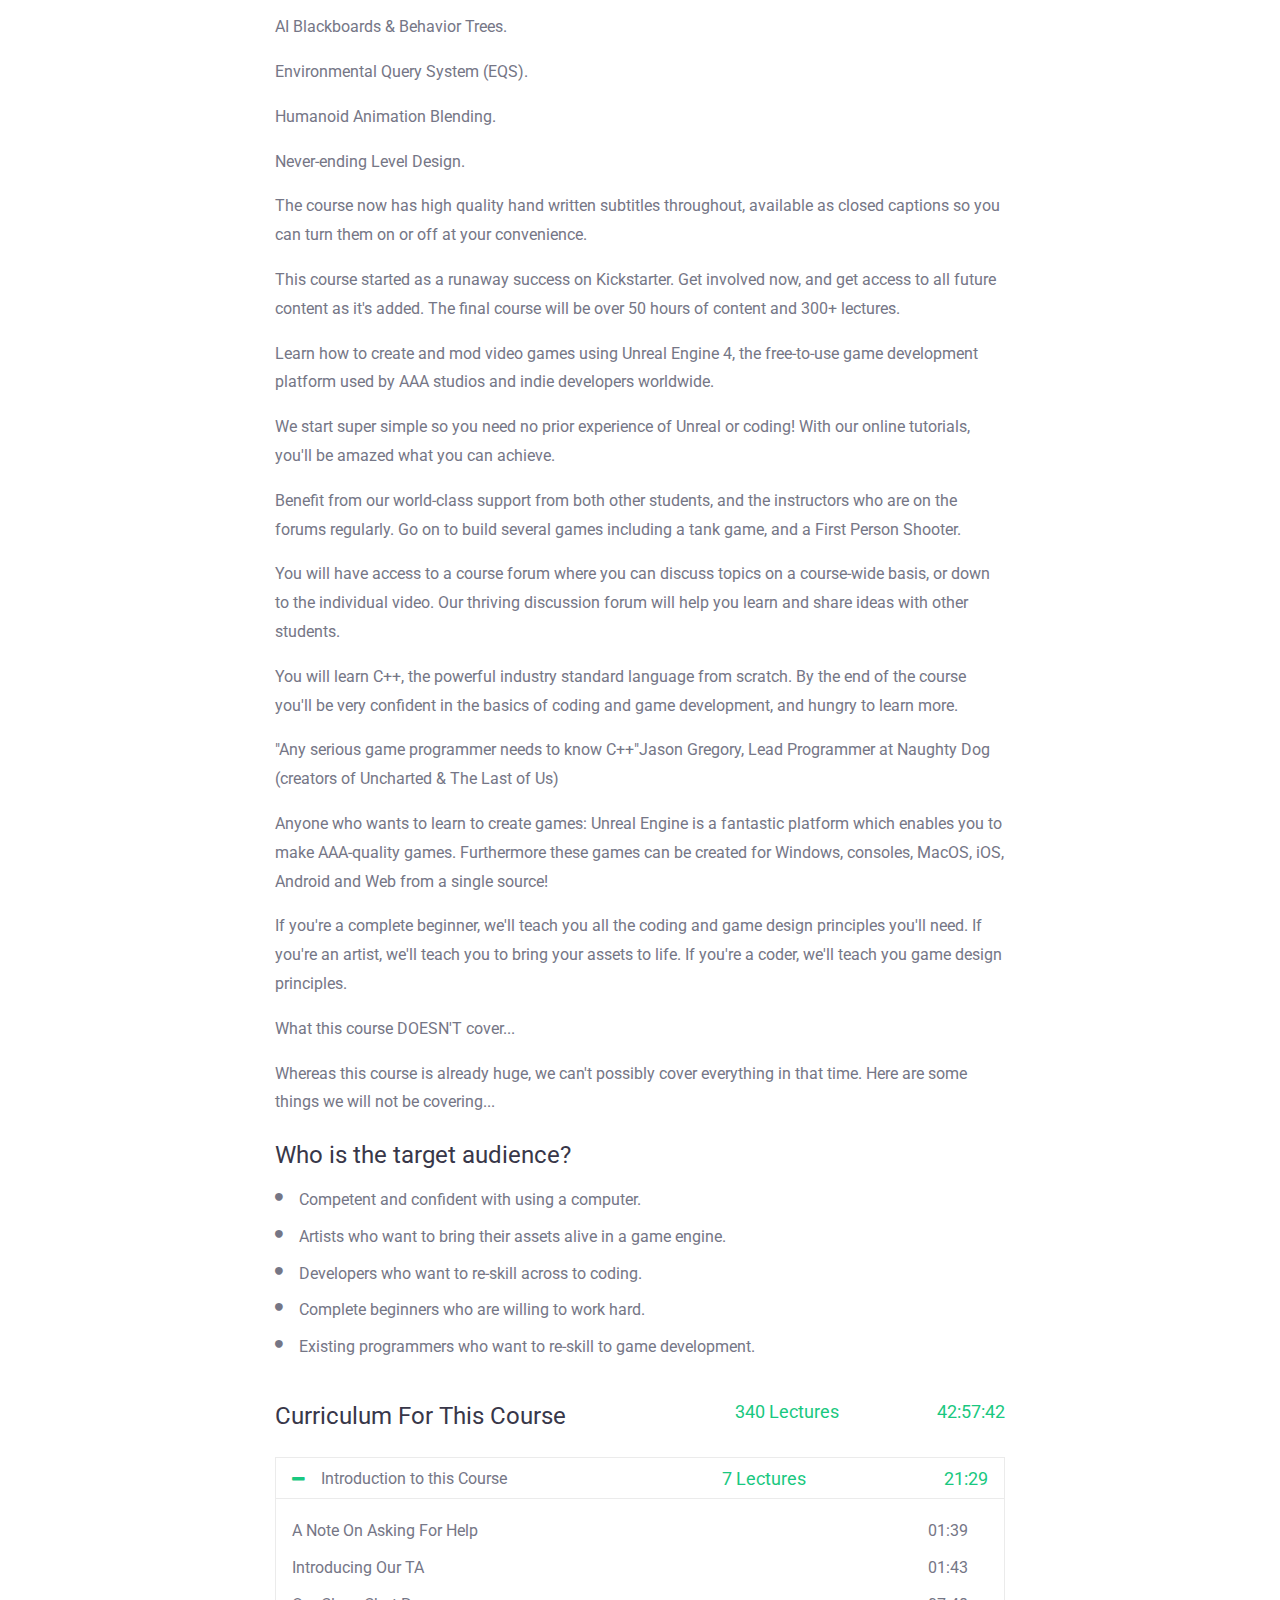
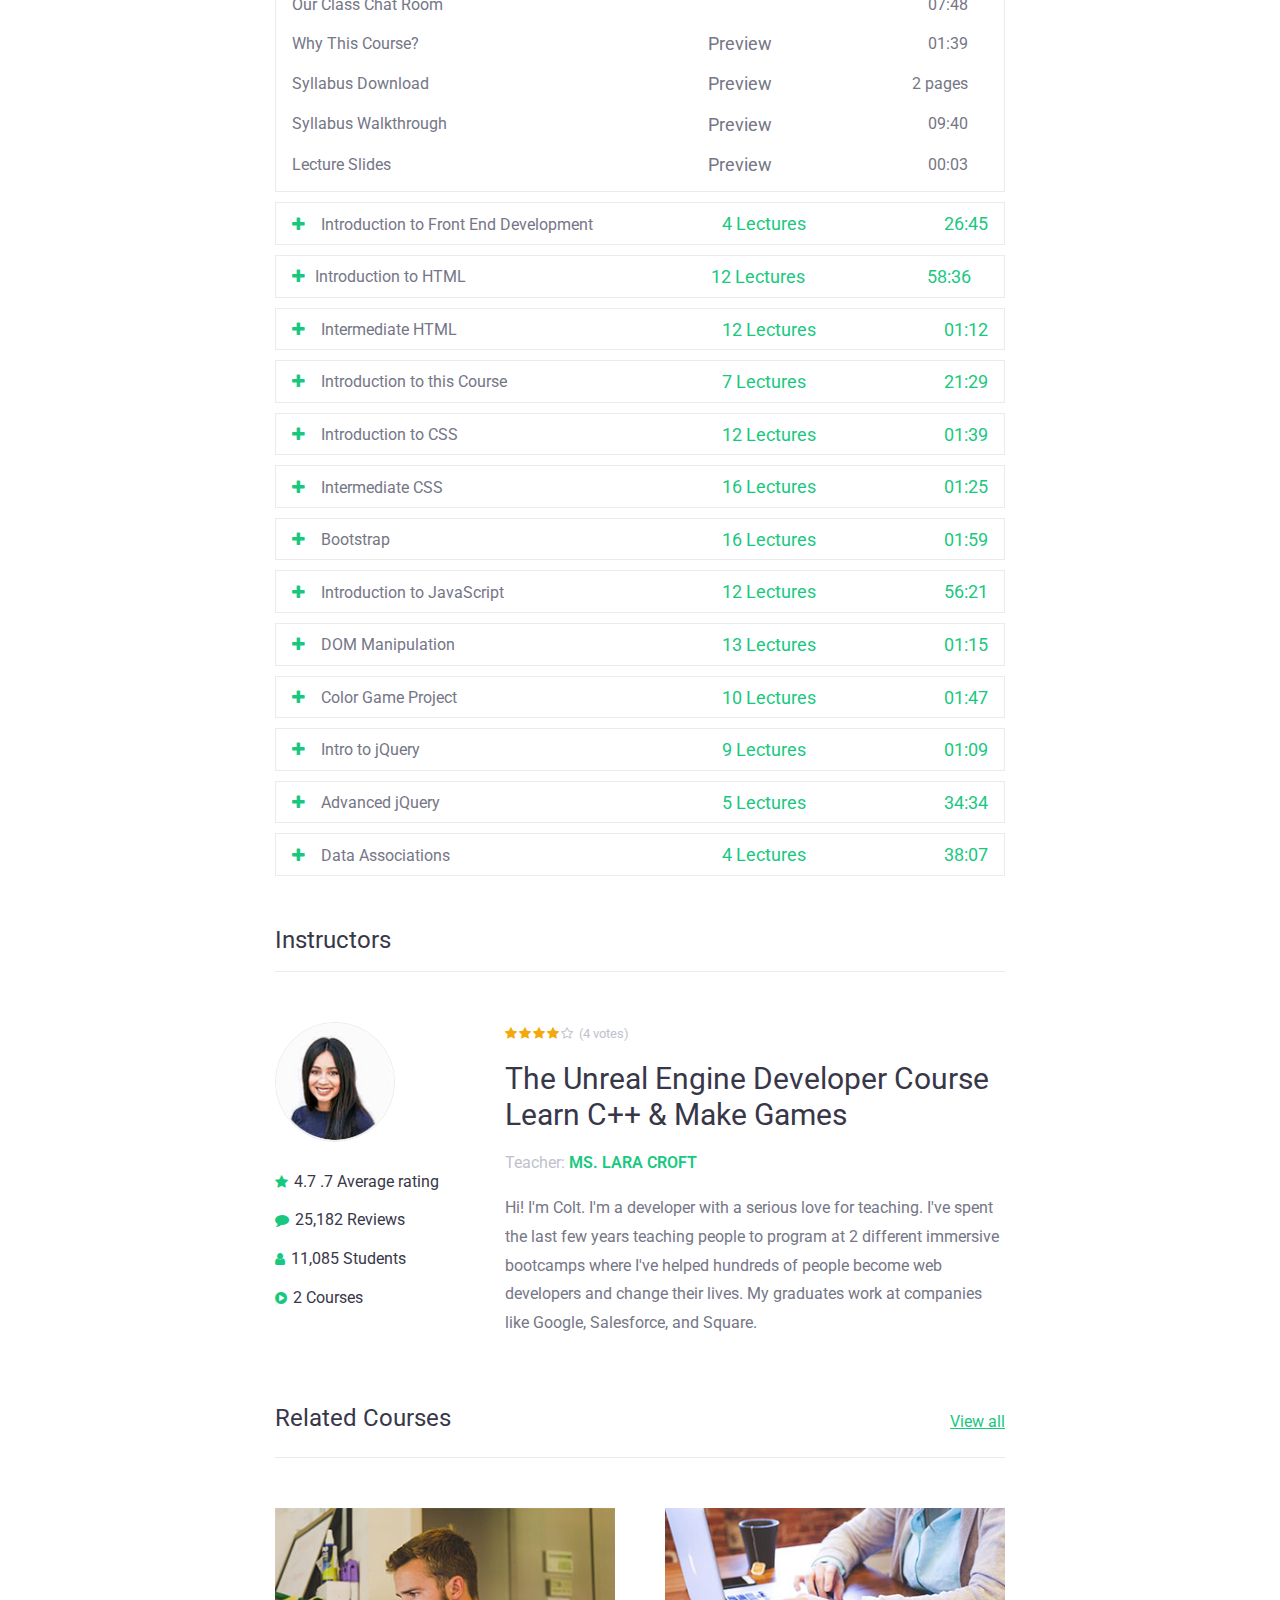
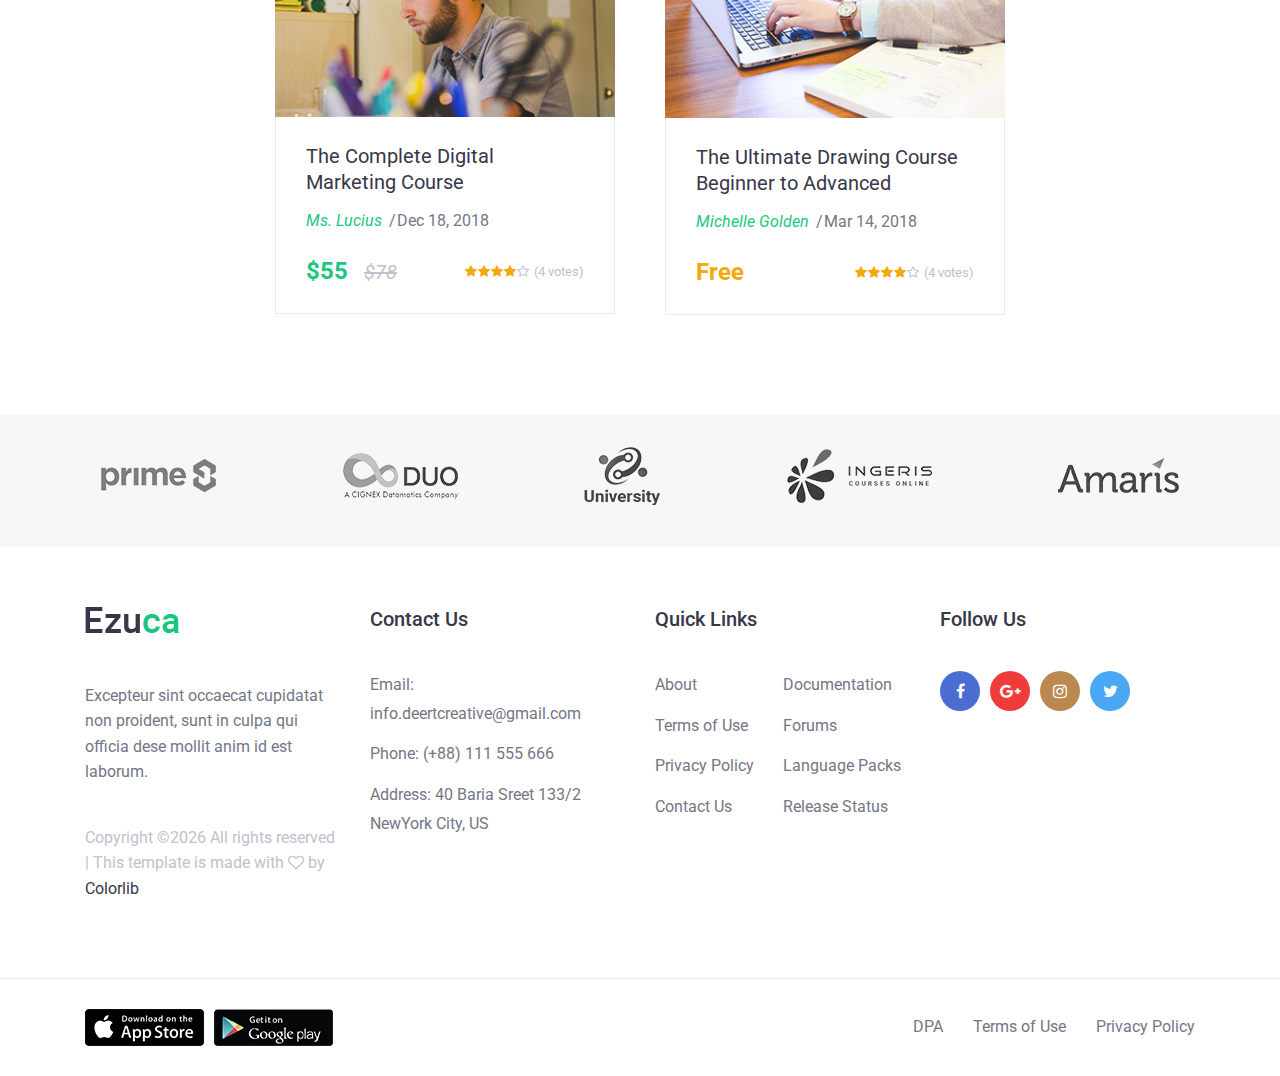
<file: ezuca/single-courses.html>
<!DOCTYPE html>
<html lang="en">
<head>
    <title>Hello World</title>

    <!-- Required meta tags -->
    <meta charset="utf-8">
    <meta name="viewport" content="width=device-width, initial-scale=1, shrink-to-fit=no">

    <!-- Bootstrap CSS -->
    <link rel="stylesheet" href="css/bootstrap.min.css">

    <!-- FontAwesome CSS -->
    <link rel="stylesheet" href="css/font-awesome.min.css">

    <!-- ElegantFonts CSS -->
    <link rel="stylesheet" href="css/elegant-fonts.css">

    <!-- themify-icons CSS -->
    <link rel="stylesheet" href="css/themify-icons.css">

    <!-- Swiper CSS -->
    <link rel="stylesheet" href="css/swiper.min.css">

    <!-- Styles -->
    <link rel="stylesheet" href="style.css">
</head>
<body class="single-courses-page">
    <div class="page-header">
        <header class="site-header">
            <div class="top-header-bar">
                <div class="container-fluid">
                    <div class="row">
                        <div class="col-12 col-lg-6 d-none d-md-flex flex-wrap justify-content-center justify-content-lg-start mb-3 mb-lg-0">
                            <div class="header-bar-email d-flex align-items-center">
                                <i class="fa fa-envelope"></i><a href="#">tuanna.design@gmail.com</a>
                            </div><!-- .header-bar-email -->

                            <div class="header-bar-text lg-flex align-items-center">
                                <p><i class="fa fa-phone"></i>001-1234-88888 </p>
                            </div><!-- .header-bar-text -->
                        </div><!-- .col -->

                        <div class="col-12 col-lg-6 d-flex flex-wrap justify-content-center justify-content-lg-end align-items-center">
                            <div class="header-bar-search">
                                <form class="flex align-items-stretch">
                                    <input type="search" placeholder="What would you like to learn?">
                                    <button type="submit" value="" class="flex justify-content-center align-items-center"><i class="fa fa-search"></i></button>
                                </form>
                            </div><!-- .header-bar-search -->

                            <div class="header-bar-menu">
                                <ul class="flex justify-content-center align-items-center py-2 pt-md-0">
                                    <li><a href="#">Register</a></li>
                                    <li><a href="#">Login</a></li>
                                </ul>
                            </div><!-- .header-bar-menu -->
                        </div><!-- .col -->
                    </div><!-- .row -->
                </div><!-- .container-fluid -->
            </div><!-- .top-header-bar -->

            <div class="nav-bar">
                <div class="container">
                    <div class="row">
                        <div class="col-9 col-lg-3">
                            <div class="site-branding">
                                <h1 class="site-title"><a href="index.html" rel="home">Ezu<span>ca</span></a></h1>
                            </div><!-- .site-branding -->
                        </div><!-- .col -->

                        <div class="col-3 col-lg-9 flex justify-content-end align-content-center">
                            <nav class="site-navigation flex justify-content-end align-items-center">
                                <ul class="flex flex-column flex-lg-row justify-content-lg-end align-content-center">
                                    <li class="current-menu-item"><a href="index.html">Home</a></li>
                                    <li><a href="#">About</a></li>
                                    <li><a href="#">Courses</a></li>
                                    <li><a href="#">blog</a></li>
                                    <li><a href="#">Contact</a></li>
                                </ul>

                                <div class="hamburger-menu d-lg-none">
                                    <span></span>
                                    <span></span>
                                    <span></span>
                                    <span></span>
                                </div><!-- .hamburger-menu -->

                                <div class="header-bar-cart">
                                    <a href="#" class="flex justify-content-center align-items-center"><span aria-hidden="true" class="icon_bag_alt"></span></a>
                                </div><!-- .header-bar-search -->
                            </nav><!-- .site-navigation -->
                        </div><!-- .col -->
                    </div><!-- .row -->
                </div><!-- .container -->
            </div><!-- .nav-bar -->
        </header><!-- .site-header -->

        <div class="page-header-overlay">
            <div class="container">
                <div class="row">
                    <div class="col-12">
                        <header class="entry-header">
                            <h1 class="entry-title">The Unreal Engine Developer Course Learn C++ & Make Games</h1>

                            <div class="ratings flex justify-content-center align-items-center">
                                <i class="fa fa-star"></i>
                                <i class="fa fa-star"></i>
                                <i class="fa fa-star"></i>
                                <i class="fa fa-star"></i>
                                <i class="fa fa-star-o"></i>
                                <span>(4 votes)</span>
                            </div><!-- .ratings -->
                        </header><!-- .entry-header -->
                    </div><!-- .col -->
                </div><!-- .row -->
            </div><!-- .container -->
        </div><!-- .page-header-overlay -->
    </div><!-- .page-header -->

    <div class="container">
        <div class="row">
            <div class="col-12 offset-lg-1 col-lg-10">
                <div class="featured-image">
                    <img src="images/single-course-featured-img.jpg" alt="">

                    <div class="course-cost">Free</div>
                </div>
            </div><!-- .col -->
        </div><!-- .row -->

        <div class="row">
            <div class="col-12 offset-lg-1 col-lg-1">
                <div class="post-share">
                    <h3>share</h3>

                    <ul class="flex flex-wrap align-items-center p-0 m-0">
                        <li><a href="#"><i class="fa fa-facebook"></i></a></li>
                        <li><a href="#"><i class="fa fa-twitter"></i></a></li>
                        <li><a href="#"><i class="fa fa-google-plus"></i></a></li>
                        <li><a href="#"><i class="fa fa-instagram"></i></a></li>
                        <li><a href="#"><i class="fa fa-thumb-tack"></i></a></li>
                    </ul>
                </div><!-- .post-share -->
            </div><!-- .col -->

            <div class="col-12 col-lg-8">
                <div class="single-course-wrap">
                    <div class="course-info flex flex-wrap align-items-center">
                        <div class="course-author flex flex-wrap align-items-center mt-3">
                            <img src="images/course-author.jpg" alt="">

                            <div class="author-wrap">
                                <label class="m-0">Teacher</label>
                                <div class="author-name"><a href="#">Ms. Lara Croft</a></div>
                            </div><!-- .author-wrap -->
                        </div><!-- .course-author -->

                        <div class="course-cats mt-3">
                            <label class="m-0">Categories</label>
                            <div class="author-name"><a href="#">Web design</a></div>
                        </div><!-- .course-cats -->

                        <div class="course-students mt-3">
                            <label class="m-0">Student</label>
                            <div class="author-name"><a href="#">26 (REGISTERED)</a></div>
                        </div><!-- .course-students -->

                        <div class="buy-course mt-3">
                            <a class="btn" href="#">ADD to cart</a>
                        </div><!-- .buy-course -->
                    </div><!-- .course-info -->

                    <div class="single-course-cont-section">
                        <h2>What Will I Learn?</h2>

                        <ul class="p-0 m-0 green-ticked">
                            <li>Learn C++, the games industry standard language.</li>
                            <li>Develop strong and transferrable problem solving skills.</li>
                            <li>Gain an excellent knowledge of modern game development.</li>
                            <li>Learn how object oriented programming works in practice.</li>
                            <li>Gain a more fundamental understanding of computer operation.</li>
                        </ul>

                        <h2>Requirements</h2>

                        <ul class="p-0 m-0 black-doted">
                            <li>64-bit PC capable of running Unreal 4 (recommended).</li>
                            <li>Or a Mac capable of running Unreal 4 (must support Metal).</li>
                            <li>About 15GB of free disc space.</li>
                        </ul>

                        <h2>Description</h2>

                        <p>EW Testing Grounds FPS shipped, including...</p>
                        <p>Much more C++ and Blueprint.</p>
                        <p>AI Blackboards & Behavior Trees.</p>
                        <p>Environmental Query System (EQS).</p>
                        <p>Humanoid Animation Blending.</p>
                        <p>Never-ending Level Design.</p>
                        <p>The course now has high quality hand written subtitles throughout, available as closed captions so you can turn them on or off at your convenience.</p>
                        <p>This course started as a runaway success on Kickstarter. Get involved now, and get access to all future content as it's added. The final course will be over 50 hours of content and 300+ lectures.</p>
                        <p>Learn how to create and mod video games using Unreal Engine 4, the free-to-use game development platform used by AAA studios and indie developers worldwide.</p>
                        <p>We start super simple so you need no prior experience of Unreal or coding! With our online tutorials, you'll be amazed what you can achieve.</p>
                        <p>Benefit from our world-class support from both other students, and the instructors who are on the forums regularly. Go on to build several games including a tank game, and a First Person Shooter.</p>
                        <p>You will have access to a course forum where you can discuss topics on a course-wide basis, or down to the individual video. Our thriving discussion forum will help you learn and share ideas with other students.</p>
                        <p>You will learn C++, the powerful industry standard language from scratch. By the end of the course you'll be very confident in the basics of coding and game development, and hungry to learn more.</p>
                        <p>"Any serious game programmer needs to know C++"Jason Gregory, Lead Programmer at Naughty Dog (creators of Uncharted & The Last of Us)</p>
                        <p>Anyone who wants to learn to create games: Unreal Engine is a fantastic platform which enables you to make AAA-quality games. Furthermore these games can be created for Windows, consoles, MacOS, iOS, Android and Web from a single source!</p>
                        <p>If you're a complete beginner, we'll teach you all the coding and game design principles you'll need. If you're an artist, we'll teach you to bring your assets to life. If you're a coder, we'll teach you game design principles.</p>
                        <p>What this course DOESN'T cover...</p>
                        <p>Whereas this course is already huge, we can't possibly cover everything in that time. Here are some things we will not be covering...</p>

                        <h2>Who is the target audience?</h2>

                        <ul class="p-0 m-0 black-doted">
                            <li>Competent and confident with using a computer.</li>
                            <li>Artists who want to bring their assets alive in a game engine.</li>
                            <li>Developers who want to re-skill across to coding.</li>
                            <li>Complete beginners who are willing to work hard.</li>
                            <li>Existing programmers who want to re-skill to game development.</li>
                        </ul>
                    </div>

                    <div class="single-course-accordion-cont mt-3">
                        <header class="entry-header flex flex-wrap justify-content-between align-items-center">
                            <h2>Curriculum For This Course</h2>

                            <div class="number-of-lectures">340 Lectures</div>

                            <div class="total-lectures-time">42:57:42</div>
                        </header><!-- .entry-header -->

                        <div class="entry-contents">
                            <div class="accordion-wrap type-accordion">
                                <h3 class="entry-title flex flex-wrap justify-content-between align-items-lg-center active">
                                    <span class="arrow-r"><i class="fa fa-plus"></i><i class="fa fa-minus"></i></span>
                                    <span class="lecture-group-title">Introduction to this Course</span>
                                    <span class="number-of-lectures">7 Lectures</span>
                                    <span class="total-lectures-time">21:29</span>
                                </h3>

                                <div class="entry-content">
                                    <ul class="p-0 m-0">
                                        <li class="flex flex-column flex-lg-row align-items-lg-center"><span class="lecture-title">A Note On Asking For Help</span><span class="lectures-preview"></span><span class="lectures-time text-left text-lg-right">01:39</span></li>
                                        <li class="flex flex-column flex-lg-row align-items-lg-center"><span class="lecture-title">Introducing Our TA</span><span class="lectures-preview"></span><span class="lectures-time text-left text-lg-right">01:43</span></li>
                                        <li class="flex flex-column flex-lg-row align-items-lg-center"><span class="lecture-title">Our Class Chat Room</span><span class="lectures-preview"></span><span class="lectures-time text-left text-lg-right">07:48</span></li>
                                        <li class="flex flex-column flex-lg-row align-items-lg-center"><span class="lecture-title">Why This Course?</span><span class="lectures-preview">Preview</span><span class="lectures-time text-left text-lg-right">01:39</span></li>
                                        <li class="flex flex-column flex-lg-row align-items-lg-center"><span class="lecture-title">Syllabus Download</span><span class="lectures-preview">Preview</span><span class="lectures-time text-left text-lg-right">2 pages</span></li>
                                        <li class="flex flex-column flex-lg-row align-items-lg-center"><span class="lecture-title">Syllabus Walkthrough</span><span class="lectures-preview">Preview</span><span class="lectures-time text-left text-lg-right">09:40</span></li>
                                        <li class="flex flex-column flex-lg-row align-items-lg-center"><span class="lecture-title">Lecture Slides</span><span class="lectures-preview">Preview</span><span class="lectures-time text-left text-lg-right">00:03</span></li>
                                    </ul>
                                </div>

                                <h3 class="entry-title flex flex-wrap justify-content-between align-items-lg-center">
                                    <span class="arrow-r"><i class="fa fa-plus"></i><i class="fa fa-minus"></i></span>
                                    <span class="lecture-group-title">Introduction to Front End Development</span>
                                    <span class="number-of-lectures">4 Lectures</span>
                                    <span class="total-lectures-time">26:45</span>
                                </h3>

                                <div class="entry-content">
                                    <ul class="p-0 m-0">
                                        <li class="flex flex-column flex-lg-row align-items-lg-center"><span class="lecture-title">A Note On Asking For Help</span><span class="lectures-preview"></span><span class="lectures-time text-left text-lg-right">01:39</span></li>
                                        <li class="flex flex-column flex-lg-row align-items-lg-center"><span class="lecture-title">Introducing Our TA</span><span class="lectures-preview"></span><span class="lectures-time text-left text-lg-right">01:43</span></li>
                                        <li class="flex flex-column flex-lg-row align-items-lg-center"><span class="lecture-title">Our Class Chat Room</span><span class="lectures-preview"></span><span class="lectures-time text-left text-lg-right">07:48</span></li>
                                        <li class="flex flex-column flex-lg-row align-items-lg-center"><span class="lecture-title">Why This Course?</span><span class="lectures-preview">Preview</span><span class="lectures-time text-left text-lg-right">01:39</span></li>
                                        <li class="flex flex-column flex-lg-row align-items-lg-center"><span class="lecture-title">Syllabus Download</span><span class="lectures-preview">Preview</span><span class="lectures-time text-left text-lg-right">2 pages</span></li>
                                        <li class="flex flex-column flex-lg-row align-items-lg-center"><span class="lecture-title">Syllabus Walkthrough</span><span class="lectures-preview">Preview</span><span class="lectures-time text-left text-lg-right">09:40</span></li>
                                        <li class="flex flex-column flex-lg-row align-items-lg-center"><span class="lecture-title">Lecture Slides</span><span class="lectures-preview">Preview</span><span class="lectures-time text-left text-lg-right">00:03</span></li>
                                    </ul>
                                </div>

                                <h3 class="entry-title flex flex-wrap align-items-center">
                                    <span class="arrow-r"><i class="fa fa-plus"></i><i class="fa fa-minus"></i></span>
                                    <span class="lecture-group-title">Introduction to HTML	</span>
                                    <span class="number-of-lectures">12 Lectures</span>
                                    <span class="total-lectures-time">58:36</span>
                                </h3>

                                <div class="entry-content">
                                    <ul class="p-0 m-0">
                                        <li class="flex flex-column flex-lg-row align-items-lg-center"><span class="lecture-title">A Note On Asking For Help</span><span class="lectures-preview"></span><span class="lectures-time text-left text-lg-right">01:39</span></li>
                                        <li class="flex flex-column flex-lg-row align-items-lg-center"><span class="lecture-title">Introducing Our TA</span><span class="lectures-preview"></span><span class="lectures-time text-left text-lg-right">01:43</span></li>
                                        <li class="flex flex-column flex-lg-row align-items-lg-center"><span class="lecture-title">Our Class Chat Room</span><span class="lectures-preview"></span><span class="lectures-time text-left text-lg-right">07:48</span></li>
                                        <li class="flex flex-column flex-lg-row align-items-lg-center"><span class="lecture-title">Why This Course?</span><span class="lectures-preview">Preview</span><span class="lectures-time text-left text-lg-right">01:39</span></li>
                                        <li class="flex flex-column flex-lg-row align-items-lg-center"><span class="lecture-title">Syllabus Download</span><span class="lectures-preview">Preview</span><span class="lectures-time text-left text-lg-right">2 pages</span></li>
                                        <li class="flex flex-column flex-lg-row align-items-lg-center"><span class="lecture-title">Syllabus Walkthrough</span><span class="lectures-preview">Preview</span><span class="lectures-time text-left text-lg-right">09:40</span></li>
                                        <li class="flex flex-column flex-lg-row align-items-lg-center"><span class="lecture-title">Lecture Slides</span><span class="lectures-preview">Preview</span><span class="lectures-time text-left text-lg-right">00:03</span></li>
                                    </ul>
                                </div>

                                <h3 class="entry-title flex flex-wrap justify-content-between align-items-lg-center">
                                    <span class="arrow-r"><i class="fa fa-plus"></i><i class="fa fa-minus"></i></span>
                                    <span class="lecture-group-title">Intermediate HTML</span>
                                    <span class="number-of-lectures">12 Lectures</span>
                                    <span class="total-lectures-time">01:12</span>
                                </h3>

                                <div class="entry-content">
                                    <ul class="p-0 m-0">
                                        <li class="flex flex-column flex-lg-row align-items-lg-center"><span class="lecture-title">A Note On Asking For Help</span><span class="lectures-preview"></span><span class="lectures-time text-left text-lg-right">01:39</span></li>
                                        <li class="flex flex-column flex-lg-row align-items-lg-center"><span class="lecture-title">Introducing Our TA</span><span class="lectures-preview"></span><span class="lectures-time text-left text-lg-right">01:43</span></li>
                                        <li class="flex flex-column flex-lg-row align-items-lg-center"><span class="lecture-title">Our Class Chat Room</span><span class="lectures-preview"></span><span class="lectures-time text-left text-lg-right">07:48</span></li>
                                        <li class="flex flex-column flex-lg-row align-items-lg-center"><span class="lecture-title">Why This Course?</span><span class="lectures-preview">Preview</span><span class="lectures-time text-left text-lg-right">01:39</span></li>
                                        <li class="flex flex-column flex-lg-row align-items-lg-center"><span class="lecture-title">Syllabus Download</span><span class="lectures-preview">Preview</span><span class="lectures-time text-left text-lg-right">2 pages</span></li>
                                        <li class="flex flex-column flex-lg-row align-items-lg-center"><span class="lecture-title">Syllabus Walkthrough</span><span class="lectures-preview">Preview</span><span class="lectures-time text-left text-lg-right">09:40</span></li>
                                        <li class="flex flex-column flex-lg-row align-items-lg-center"><span class="lecture-title">Lecture Slides</span><span class="lectures-preview">Preview</span><span class="lectures-time text-left text-lg-right">00:03</span></li>
                                    </ul>
                                </div>

                                <h3 class="entry-title flex flex-wrap justify-content-between align-items-lg-center">
                                    <span class="arrow-r"><i class="fa fa-plus"></i><i class="fa fa-minus"></i></span>
                                    <span class="lecture-group-title">Introduction to this Course</span>
                                    <span class="number-of-lectures">7 Lectures</span>
                                    <span class="total-lectures-time">21:29</span>
                                </h3>

                                <div class="entry-content">
                                    <ul class="p-0 m-0">
                                        <li class="flex flex-column flex-lg-row align-items-lg-center"><span class="lecture-title">A Note On Asking For Help</span><span class="lectures-preview"></span><span class="lectures-time text-left text-lg-right">01:39</span></li>
                                        <li class="flex flex-column flex-lg-row align-items-lg-center"><span class="lecture-title">Introducing Our TA</span><span class="lectures-preview"></span><span class="lectures-time text-left text-lg-right">01:43</span></li>
                                        <li class="flex flex-column flex-lg-row align-items-lg-center"><span class="lecture-title">Our Class Chat Room</span><span class="lectures-preview"></span><span class="lectures-time text-left text-lg-right">07:48</span></li>
                                        <li class="flex flex-column flex-lg-row align-items-lg-center"><span class="lecture-title">Why This Course?</span><span class="lectures-preview">Preview</span><span class="lectures-time text-left text-lg-right">01:39</span></li>
                                        <li class="flex flex-column flex-lg-row align-items-lg-center"><span class="lecture-title">Syllabus Download</span><span class="lectures-preview">Preview</span><span class="lectures-time text-left text-lg-right">2 pages</span></li>
                                        <li class="flex flex-column flex-lg-row align-items-lg-center"><span class="lecture-title">Syllabus Walkthrough</span><span class="lectures-preview">Preview</span><span class="lectures-time text-left text-lg-right">09:40</span></li>
                                        <li class="flex flex-column flex-lg-row align-items-lg-center"><span class="lecture-title">Lecture Slides</span><span class="lectures-preview">Preview</span><span class="lectures-time text-left text-lg-right">00:03</span></li>
                                    </ul>
                                </div>

                                <h3 class="entry-title flex flex-wrap justify-content-between align-items-lg-center">
                                    <span class="arrow-r"><i class="fa fa-plus"></i><i class="fa fa-minus"></i></span>
                                    <span class="lecture-group-title">Introduction to CSS</span>
                                    <span class="number-of-lectures">12 Lectures</span>
                                    <span class="total-lectures-time">01:39</span>
                                </h3>

                                <div class="entry-content">
                                    <ul class="p-0 m-0">
                                        <li class="flex flex-column flex-lg-row align-items-lg-center"><span class="lecture-title">A Note On Asking For Help</span><span class="lectures-preview"></span><span class="lectures-time text-left text-lg-right">01:39</span></li>
                                        <li class="flex flex-column flex-lg-row align-items-lg-center"><span class="lecture-title">Introducing Our TA</span><span class="lectures-preview"></span><span class="lectures-time text-left text-lg-right">01:43</span></li>
                                        <li class="flex flex-column flex-lg-row align-items-lg-center"><span class="lecture-title">Our Class Chat Room</span><span class="lectures-preview"></span><span class="lectures-time text-left text-lg-right">07:48</span></li>
                                        <li class="flex flex-column flex-lg-row align-items-lg-center"><span class="lecture-title">Why This Course?</span><span class="lectures-preview">Preview</span><span class="lectures-time text-left text-lg-right">01:39</span></li>
                                        <li class="flex flex-column flex-lg-row align-items-lg-center"><span class="lecture-title">Syllabus Download</span><span class="lectures-preview">Preview</span><span class="lectures-time text-left text-lg-right">2 pages</span></li>
                                        <li class="flex flex-column flex-lg-row align-items-lg-center"><span class="lecture-title">Syllabus Walkthrough</span><span class="lectures-preview">Preview</span><span class="lectures-time text-left text-lg-right">09:40</span></li>
                                        <li class="flex flex-column flex-lg-row align-items-lg-center"><span class="lecture-title">Lecture Slides</span><span class="lectures-preview">Preview</span><span class="lectures-time text-left text-lg-right">00:03</span></li>
                                    </ul>
                                </div>

                                <h3 class="entry-title flex flex-wrap justify-content-between align-items-lg-center">
                                    <span class="arrow-r"><i class="fa fa-plus"></i><i class="fa fa-minus"></i></span>
                                    <span class="lecture-group-title">Intermediate CSS</span>
                                    <span class="number-of-lectures">16 Lectures</span>
                                    <span class="total-lectures-time">01:25</span>
                                </h3>

                                <div class="entry-content">
                                    <ul class="p-0 m-0">
                                        <li class="flex flex-column flex-lg-row align-items-lg-center"><span class="lecture-title">A Note On Asking For Help</span><span class="lectures-preview"></span><span class="lectures-time text-left text-lg-right">01:39</span></li>
                                        <li class="flex flex-column flex-lg-row align-items-lg-center"><span class="lecture-title">Introducing Our TA</span><span class="lectures-preview"></span><span class="lectures-time text-left text-lg-right">01:43</span></li>
                                        <li class="flex flex-column flex-lg-row align-items-lg-center"><span class="lecture-title">Our Class Chat Room</span><span class="lectures-preview"></span><span class="lectures-time text-left text-lg-right">07:48</span></li>
                                        <li class="flex flex-column flex-lg-row align-items-lg-center"><span class="lecture-title">Why This Course?</span><span class="lectures-preview">Preview</span><span class="lectures-time text-left text-lg-right">01:39</span></li>
                                        <li class="flex flex-column flex-lg-row align-items-lg-center"><span class="lecture-title">Syllabus Download</span><span class="lectures-preview">Preview</span><span class="lectures-time text-left text-lg-right">2 pages</span></li>
                                        <li class="flex flex-column flex-lg-row align-items-lg-center"><span class="lecture-title">Syllabus Walkthrough</span><span class="lectures-preview">Preview</span><span class="lectures-time text-left text-lg-right">09:40</span></li>
                                        <li class="flex flex-column flex-lg-row align-items-lg-center"><span class="lecture-title">Lecture Slides</span><span class="lectures-preview">Preview</span><span class="lectures-time text-left text-lg-right">00:03</span></li>
                                    </ul>
                                </div>

                                <h3 class="entry-title flex flex-wrap justify-content-between align-items-lg-center">
                                    <span class="arrow-r"><i class="fa fa-plus"></i><i class="fa fa-minus"></i></span>
                                    <span class="lecture-group-title">Bootstrap</span>
                                    <span class="number-of-lectures">16 Lectures</span>
                                    <span class="total-lectures-time">01:59</span>
                                </h3>

                                <div class="entry-content">
                                    <ul class="p-0 m-0">
                                        <li class="flex flex-column flex-lg-row align-items-lg-center"><span class="lecture-title">A Note On Asking For Help</span><span class="lectures-preview"></span><span class="lectures-time text-left text-lg-right">01:39</span></li>
                                        <li class="flex flex-column flex-lg-row align-items-lg-center"><span class="lecture-title">Introducing Our TA</span><span class="lectures-preview"></span><span class="lectures-time text-left text-lg-right">01:43</span></li>
                                        <li class="flex flex-column flex-lg-row align-items-lg-center"><span class="lecture-title">Our Class Chat Room</span><span class="lectures-preview"></span><span class="lectures-time text-left text-lg-right">07:48</span></li>
                                        <li class="flex flex-column flex-lg-row align-items-lg-center"><span class="lecture-title">Why This Course?</span><span class="lectures-preview">Preview</span><span class="lectures-time text-left text-lg-right">01:39</span></li>
                                        <li class="flex flex-column flex-lg-row align-items-lg-center"><span class="lecture-title">Syllabus Download</span><span class="lectures-preview">Preview</span><span class="lectures-time text-left text-lg-right">2 pages</span></li>
                                        <li class="flex flex-column flex-lg-row align-items-lg-center"><span class="lecture-title">Syllabus Walkthrough</span><span class="lectures-preview">Preview</span><span class="lectures-time text-left text-lg-right">09:40</span></li>
                                        <li class="flex flex-column flex-lg-row align-items-lg-center"><span class="lecture-title">Lecture Slides</span><span class="lectures-preview">Preview</span><span class="lectures-time text-left text-lg-right">00:03</span></li>
                                    </ul>
                                </div>

                                <h3 class="entry-title flex flex-wrap justify-content-between align-items-lg-center">
                                    <span class="arrow-r"><i class="fa fa-plus"></i><i class="fa fa-minus"></i></span>
                                    <span class="lecture-group-title">Introduction to JavaScript</span>
                                    <span class="number-of-lectures">12 Lectures</span>
                                    <span class="total-lectures-time">56:21</span>
                                </h3>

                                <div class="entry-content">
                                    <ul class="p-0 m-0">
                                        <li class="flex flex-column flex-lg-row align-items-lg-center"><span class="lecture-title">A Note On Asking For Help</span><span class="lectures-preview"></span><span class="lectures-time text-left text-lg-right">01:39</span></li>
                                        <li class="flex flex-column flex-lg-row align-items-lg-center"><span class="lecture-title">Introducing Our TA</span><span class="lectures-preview"></span><span class="lectures-time text-left text-lg-right">01:43</span></li>
                                        <li class="flex flex-column flex-lg-row align-items-lg-center"><span class="lecture-title">Our Class Chat Room</span><span class="lectures-preview"></span><span class="lectures-time text-left text-lg-right">07:48</span></li>
                                        <li class="flex flex-column flex-lg-row align-items-lg-center"><span class="lecture-title">Why This Course?</span><span class="lectures-preview">Preview</span><span class="lectures-time text-left text-lg-right">01:39</span></li>
                                        <li class="flex flex-column flex-lg-row align-items-lg-center"><span class="lecture-title">Syllabus Download</span><span class="lectures-preview">Preview</span><span class="lectures-time text-left text-lg-right">2 pages</span></li>
                                        <li class="flex flex-column flex-lg-row align-items-lg-center"><span class="lecture-title">Syllabus Walkthrough</span><span class="lectures-preview">Preview</span><span class="lectures-time text-left text-lg-right">09:40</span></li>
                                        <li class="flex flex-column flex-lg-row align-items-lg-center"><span class="lecture-title">Lecture Slides</span><span class="lectures-preview">Preview</span><span class="lectures-time text-left text-lg-right">00:03</span></li>
                                    </ul>
                                </div>

                                <h3 class="entry-title flex flex-wrap justify-content-between align-items-lg-center">
                                    <span class="arrow-r"><i class="fa fa-plus"></i><i class="fa fa-minus"></i></span>
                                    <span class="lecture-group-title">DOM Manipulation</span>
                                    <span class="number-of-lectures">13 Lectures</span>
                                    <span class="total-lectures-time">01:15</span>
                                </h3>

                                <div class="entry-content">
                                    <ul class="p-0 m-0">
                                        <li class="flex flex-column flex-lg-row align-items-lg-center"><span class="lecture-title">A Note On Asking For Help</span><span class="lectures-preview"></span><span class="lectures-time text-left text-lg-right">01:39</span></li>
                                        <li class="flex flex-column flex-lg-row align-items-lg-center"><span class="lecture-title">Introducing Our TA</span><span class="lectures-preview"></span><span class="lectures-time text-left text-lg-right">01:43</span></li>
                                        <li class="flex flex-column flex-lg-row align-items-lg-center"><span class="lecture-title">Our Class Chat Room</span><span class="lectures-preview"></span><span class="lectures-time text-left text-lg-right">07:48</span></li>
                                        <li class="flex flex-column flex-lg-row align-items-lg-center"><span class="lecture-title">Why This Course?</span><span class="lectures-preview">Preview</span><span class="lectures-time text-left text-lg-right">01:39</span></li>
                                        <li class="flex flex-column flex-lg-row align-items-lg-center"><span class="lecture-title">Syllabus Download</span><span class="lectures-preview">Preview</span><span class="lectures-time text-left text-lg-right">2 pages</span></li>
                                        <li class="flex flex-column flex-lg-row align-items-lg-center"><span class="lecture-title">Syllabus Walkthrough</span><span class="lectures-preview">Preview</span><span class="lectures-time text-left text-lg-right">09:40</span></li>
                                        <li class="flex flex-column flex-lg-row align-items-lg-center"><span class="lecture-title">Lecture Slides</span><span class="lectures-preview">Preview</span><span class="lectures-time text-left text-lg-right">00:03</span></li>
                                    </ul>
                                </div>

                                <h3 class="entry-title flex flex-wrap justify-content-between align-items-lg-center">
                                    <span class="arrow-r"><i class="fa fa-plus"></i><i class="fa fa-minus"></i></span>
                                    <span class="lecture-group-title">Color Game Project</span>
                                    <span class="number-of-lectures">10 Lectures</span>
                                    <span class="total-lectures-time">01:47</span>
                                </h3>

                                <div class="entry-content">
                                    <ul class="p-0 m-0">
                                        <li class="flex flex-column flex-lg-row align-items-lg-center"><span class="lecture-title">A Note On Asking For Help</span><span class="lectures-preview"></span><span class="lectures-time text-left text-lg-right">01:39</span></li>
                                        <li class="flex flex-column flex-lg-row align-items-lg-center"><span class="lecture-title">Introducing Our TA</span><span class="lectures-preview"></span><span class="lectures-time text-left text-lg-right">01:43</span></li>
                                        <li class="flex flex-column flex-lg-row align-items-lg-center"><span class="lecture-title">Our Class Chat Room</span><span class="lectures-preview"></span><span class="lectures-time text-left text-lg-right">07:48</span></li>
                                        <li class="flex flex-column flex-lg-row align-items-lg-center"><span class="lecture-title">Why This Course?</span><span class="lectures-preview">Preview</span><span class="lectures-time text-left text-lg-right">01:39</span></li>
                                        <li class="flex flex-column flex-lg-row align-items-lg-center"><span class="lecture-title">Syllabus Download</span><span class="lectures-preview">Preview</span><span class="lectures-time text-left text-lg-right">2 pages</span></li>
                                        <li class="flex flex-column flex-lg-row align-items-lg-center"><span class="lecture-title">Syllabus Walkthrough</span><span class="lectures-preview">Preview</span><span class="lectures-time text-left text-lg-right">09:40</span></li>
                                        <li class="flex flex-column flex-lg-row align-items-lg-center"><span class="lecture-title">Lecture Slides</span><span class="lectures-preview">Preview</span><span class="lectures-time text-left text-lg-right">00:03</span></li>
                                    </ul>
                                </div>

                                <h3 class="entry-title flex flex-wrap justify-content-between align-items-lg-center">
                                    <span class="arrow-r"><i class="fa fa-plus"></i><i class="fa fa-minus"></i></span>
                                    <span class="lecture-group-title">Intro to jQuery</span>
                                    <span class="number-of-lectures">9 Lectures</span>
                                    <span class="total-lectures-time">01:09</span>
                                </h3>

                                <div class="entry-content">
                                    <ul class="p-0 m-0">
                                        <li class="flex flex-column flex-lg-row align-items-lg-center"><span class="lecture-title">A Note On Asking For Help</span><span class="lectures-preview"></span><span class="lectures-time text-left text-lg-right">01:39</span></li>
                                        <li class="flex flex-column flex-lg-row align-items-lg-center"><span class="lecture-title">Introducing Our TA</span><span class="lectures-preview"></span><span class="lectures-time text-left text-lg-right">01:43</span></li>
                                        <li class="flex flex-column flex-lg-row align-items-lg-center"><span class="lecture-title">Our Class Chat Room</span><span class="lectures-preview"></span><span class="lectures-time text-left text-lg-right">07:48</span></li>
                                        <li class="flex flex-column flex-lg-row align-items-lg-center"><span class="lecture-title">Why This Course?</span><span class="lectures-preview">Preview</span><span class="lectures-time text-left text-lg-right">01:39</span></li>
                                        <li class="flex flex-column flex-lg-row align-items-lg-center"><span class="lecture-title">Syllabus Download</span><span class="lectures-preview">Preview</span><span class="lectures-time text-left text-lg-right">2 pages</span></li>
                                        <li class="flex flex-column flex-lg-row align-items-lg-center"><span class="lecture-title">Syllabus Walkthrough</span><span class="lectures-preview">Preview</span><span class="lectures-time text-left text-lg-right">09:40</span></li>
                                        <li class="flex flex-column flex-lg-row align-items-lg-center"><span class="lecture-title">Lecture Slides</span><span class="lectures-preview">Preview</span><span class="lectures-time text-left text-lg-right">00:03</span></li>
                                    </ul>
                                </div>

                                <h3 class="entry-title flex flex-wrap justify-content-between align-items-lg-center">
                                    <span class="arrow-r"><i class="fa fa-plus"></i><i class="fa fa-minus"></i></span>
                                    <span class="lecture-group-title">Advanced jQuery</span>
                                    <span class="number-of-lectures">5 Lectures</span>
                                    <span class="total-lectures-time">34:34</span>
                                </h3>

                                <div class="entry-content">
                                    <ul class="p-0 m-0">
                                        <li class="flex flex-column flex-lg-row align-items-lg-center"><span class="lecture-title">A Note On Asking For Help</span><span class="lectures-preview"></span><span class="lectures-time text-left text-lg-right">01:39</span></li>
                                        <li class="flex flex-column flex-lg-row align-items-lg-center"><span class="lecture-title">Introducing Our TA</span><span class="lectures-preview"></span><span class="lectures-time text-left text-lg-right">01:43</span></li>
                                        <li class="flex flex-column flex-lg-row align-items-lg-center"><span class="lecture-title">Our Class Chat Room</span><span class="lectures-preview"></span><span class="lectures-time text-left text-lg-right">07:48</span></li>
                                        <li class="flex flex-column flex-lg-row align-items-lg-center"><span class="lecture-title">Why This Course?</span><span class="lectures-preview">Preview</span><span class="lectures-time text-left text-lg-right">01:39</span></li>
                                        <li class="flex flex-column flex-lg-row align-items-lg-center"><span class="lecture-title">Syllabus Download</span><span class="lectures-preview">Preview</span><span class="lectures-time text-left text-lg-right">2 pages</span></li>
                                        <li class="flex flex-column flex-lg-row align-items-lg-center"><span class="lecture-title">Syllabus Walkthrough</span><span class="lectures-preview">Preview</span><span class="lectures-time text-left text-lg-right">09:40</span></li>
                                        <li class="flex flex-column flex-lg-row align-items-lg-center"><span class="lecture-title">Lecture Slides</span><span class="lectures-preview">Preview</span><span class="lectures-time text-left text-lg-right">00:03</span></li>
                                    </ul>
                                </div>

                                <h3 class="entry-title flex flex-wrap justify-content-between align-items-lg-center">
                                    <span class="arrow-r"><i class="fa fa-plus"></i><i class="fa fa-minus"></i></span>
                                    <span class="lecture-group-title">Data Associations</span>
                                    <span class="number-of-lectures">4 Lectures</span>
                                    <span class="total-lectures-time">38:07</span>
                                </h3>

                                <div class="entry-content">
                                    <ul class="p-0 m-0">
                                        <li class="flex flex-column flex-lg-row align-items-lg-center"><span class="lecture-title">A Note On Asking For Help</span><span class="lectures-preview"></span><span class="lectures-time text-left text-lg-right">01:39</span></li>
                                        <li class="flex flex-column flex-lg-row align-items-lg-center"><span class="lecture-title">Introducing Our TA</span><span class="lectures-preview"></span><span class="lectures-time text-left text-lg-right">01:43</span></li>
                                        <li class="flex flex-column flex-lg-row align-items-lg-center"><span class="lecture-title">Our Class Chat Room</span><span class="lectures-preview"></span><span class="lectures-time text-left text-lg-right">07:48</span></li>
                                        <li class="flex flex-column flex-lg-row align-items-lg-center"><span class="lecture-title">Why This Course?</span><span class="lectures-preview">Preview</span><span class="lectures-time text-left text-lg-right">01:39</span></li>
                                        <li class="flex flex-column flex-lg-row align-items-lg-center"><span class="lecture-title">Syllabus Download</span><span class="lectures-preview">Preview</span><span class="lectures-time text-left text-lg-right">2 pages</span></li>
                                        <li class="flex flex-column flex-lg-row align-items-lg-center"><span class="lecture-title">Syllabus Walkthrough</span><span class="lectures-preview">Preview</span><span class="lectures-time text-left text-lg-right">09:40</span></li>
                                        <li class="flex flex-column flex-lg-row align-items-lg-center"><span class="lecture-title">Lecture Slides</span><span class="lectures-preview">Preview</span><span class="lectures-time text-left text-lg-right">00:03</span></li>
                                    </ul>
                                </div>
                            </div>
                        </div><!-- .entry-contents -->
                    </div><!-- .single-course-accordion-cont  -->

                    <div class="instructors-info">
                        <header class="entry-heading">
                            <h2 class="entry-title">Instructors</h2>
                        </header><!-- .entry-heading -->

                        <div class="instructor-short-info flex flex-wrap">
                            <div class="instructors-stats">
                                <img src="images/instructor.jpg" alt="">

                                <ul class="p-0 m-0 mt-3">
                                   <li><i class="fa fa-star"></i> 4.7 .7 Average rating</li>
                                    <li><i class="fa fa-comment"></i> 25,182 Reviews</li>
                                    <li><i class="fa fa-user"></i> 11,085 Students</li>
                                    <li><i class="fa fa-play-circle"></i> 2 Courses</li>
                                </ul>
                            </div><!-- .instructors-stats -->

                            <div class="instructors-details">
                                <div class="ratings flex align-items-center">
                                    <i class="fa fa-star"></i>
                                    <i class="fa fa-star"></i>
                                    <i class="fa fa-star"></i>
                                    <i class="fa fa-star"></i>
                                    <i class="fa fa-star-o"></i>
                                    <span> (4 votes)</span>
                                </div><!-- .ratings -->

                                <h2 class="entry-title mt-3">The Unreal Engine Developer Course Learn C++ & Make Games</h2>

                                <div class="course-teacher mt-3">
                                    Teacher: <a href="#">Ms. Lara Croft</a>
                                </div><!-- .course-teacher -->

                                <div class="entry-content mt-3">
                                    <p>Hi! I'm Colt. I'm a developer with a serious love for teaching. I've spent the last few years teaching people to program at 2 different immersive bootcamps where I've helped hundreds of people become web developers and change their lives. My graduates work at companies like Google, Salesforce, and Square.</p>
                                </div><!-- .entry-content -->
                            </div><!-- .instructors-details -->
                        </div><!-- .instructor-short-info -->
                    </div><!-- .instructors-info -->

                    <div class="related-courses">
                        <header class="entry-heading flex flex-wrap justify-content-between align-items-center">
                            <h2 class="entry-title">Related Courses</h2>

                            <a href="#">View all</a>
                        </header><!-- .entry-heading -->

                        <div class="row mx-m-25">
                            <div class="col-12 col-lg-6 px-25">
                                <div class="course-content">
                                    <figure class="course-thumbnail">
                                        <a href="#"><img src="images/3.jpg" alt=""></a>
                                    </figure><!-- .course-thumbnail -->

                                    <div class="course-content-wrap">
                                        <header class="entry-header">
                                            <h2 class="entry-title"><a href="#">The Complete Digital Marketing Course</a></h2>

                                            <div class="entry-meta flex flex-wrap align-items-center">
                                                <div class="course-author"><a href="#">Ms. Lucius</a></div>

                                                <div class="course-date">Dec 18, 2018</div>
                                            </div><!-- .course-date -->
                                        </header><!-- .entry-header -->

                                        <footer class="entry-footer flex flex-wrap justify-content-between align-items-center">
                                            <div class="course-cost">
                                                $55 <span class="price-drop">$78</span>
                                            </div><!-- .course-cost -->

                                            <div class="course-ratings flex justify-content-end align-items-center">
                                                <span class="fa fa-star checked"></span>
                                                <span class="fa fa-star checked"></span>
                                                <span class="fa fa-star checked"></span>
                                                <span class="fa fa-star checked"></span>
                                                <span class="fa fa-star-o"></span>

                                                <span class="course-ratings-count">(4 votes)</span>
                                            </div><!-- .course-ratings -->
                                        </footer><!-- .entry-footer -->
                                    </div><!-- .course-content-wrap -->
                                </div><!-- .course-content -->
                            </div><!-- .col -->

                            <div class="col-12 col-lg-6 px-25">
                                <div class="course-content">
                                    <figure class="course-thumbnail">
                                        <a href="#"><img src="images/2.jpg" alt=""></a>
                                    </figure><!-- .course-thumbnail -->

                                    <div class="course-content-wrap">
                                        <header class="entry-header">
                                            <h2 class="entry-title"><a href="#">The Ultimate Drawing Course Beginner to Advanced</a></h2>

                                            <div class="entry-meta flex flex-wrap align-items-center">
                                                <div class="course-author"><a href="#">Michelle Golden</a></div>

                                                <div class="course-date">Mar 14, 2018</div>
                                            </div><!-- .course-date -->
                                        </header><!-- .entry-header -->

                                        <footer class="entry-footer flex flex-wrap justify-content-between align-items-center">
                                            <div class="course-cost">
                                                <span class="free-cost">Free</span>
                                            </div><!-- .price-drop -->

                                            <div class="course-ratings flex justify-content-end align-items-center">
                                                <span class="fa fa-star checked"></span>
                                                <span class="fa fa-star checked"></span>
                                                <span class="fa fa-star checked"></span>
                                                <span class="fa fa-star checked"></span>
                                                <span class="fa fa-star-o"></span>

                                                <span class="course-ratings-count">(4 votes)</span>
                                            </div><!-- .course-ratings -->
                                        </footer><!-- .entry-footer -->
                                    </div><!-- .course-content-wrap -->
                                </div><!-- .course-content -->
                            </div><!-- .col -->
                        </div><!-- .row -->
                    </div><!-- .related-course -->
                </div><!-- .single-course-wrap -->
            </div><!-- .col -->
        </div><!-- .row -->
    </div><!-- .container -->

    <div class="clients-logo">
        <div class="container">
            <div class="row">
                <div class="col-12 flex flex-wrap justify-content-center justify-content-lg-between align-items-center">
                    <div class="logo-wrap">
                        <img src="images/logo-1.png" alt="">
                    </div><!-- .logo-wrap -->

                    <div class="logo-wrap">
                        <img src="images/logo-2.png" alt="">
                    </div><!-- .logo-wrap -->

                    <div class="logo-wrap">
                        <img src="images/logo-3.png" alt="">
                    </div><!-- .logo-wrap -->

                    <div class="logo-wrap">
                        <img src="images/logo-4.png" alt="">
                    </div><!-- .logo-wrap -->

                    <div class="logo-wrap">
                        <img src="images/logo-5.png" alt="">
                    </div><!-- .logo-wrap -->
                </div><!-- .col -->
            </div><!-- .row -->
        </div><!-- .container -->
    </div><!-- .clients-logo -->

    <footer class="site-footer">
        <div class="footer-widgets">
            <div class="container">
                <div class="row">
                    <div class="col-12 col-md-6 col-lg-3">
                        <div class="foot-about">
                            <a class="foot-logo" href="#"><img src="images/foot-logo.png" alt=""></a>

                            <p>Excepteur sint occaecat cupidatat non proident, sunt in culpa qui officia dese mollit anim id est laborum. </p>

                            <p class="footer-copyright"><!-- Link back to Colorlib can't be removed. Template is licensed under CC BY 3.0. -->
Copyright &copy;<script>document.write(new Date().getFullYear());</script> All rights reserved | This template is made with <i class="fa fa-heart-o" aria-hidden="true"></i> by <a href="https://colorlib.com" target="_blank">Colorlib</a>
<!-- Link back to Colorlib can't be removed. Template is licensed under CC BY 3.0. --></p>
                        </div><!-- .foot-about -->
                    </div><!-- .col -->

                    <div class="col-12 col-md-6 col-lg-3 mt-5 mt-md-0">
                        <div class="foot-contact">
                            <h2>Contact Us</h2>

                            <ul>
                                <li>Email: info.deertcreative@gmail.com</li>
                                <li>Phone: (+88) 111 555 666</li>
                                <li>Address: 40 Baria Sreet 133/2 NewYork City, US</li>
                            </ul>
                        </div><!-- .foot-contact -->
                    </div><!-- .col -->

                    <div class="col-12 col-md-6 col-lg-3 mt-5 mt-lg-0">
                        <div class="quick-links flex flex-wrap">
                            <h2 class="w-100">Quick Links</h2>

                            <ul class="w-50">
                                <li><a href="#">About </a></li>
                                <li><a href="#">Terms of Use </a></li>
                                <li><a href="#">Privacy Policy </a></li>
                                <li><a href="#">Contact Us</a></li>
                            </ul>

                            <ul class="w-50">
                                <li><a href="#">Documentation</a></li>
                                <li><a href="#">Forums</a></li>
                                <li><a href="#">Language Packs</a></li>
                                <li><a href="#">Release Status</a></li>
                            </ul>
                        </div><!-- .quick-links -->
                    </div><!-- .col -->

                    <div class="col-12 col-md-6 col-lg-3 mt-5 mt-lg-0">
                        <div class="follow-us">
                            <h2>Follow Us</h2>

                            <ul class="follow-us flex flex-wrap align-items-center">
                                <li><a href="#"><i class="fa fa-facebook"></i></a></li>
                                <li><a href="#"><i class="fa fa-google-plus"></i></a></li>
                                <li><a href="#"><i class="fa fa-instagram"></i></a></li>
                                <li><a href="#"><i class="fa fa-twitter"></i></a></li>
                            </ul>
                        </div><!-- .quick-links -->
                    </div><!-- .col -->
                </div><!-- .row -->
            </div><!-- .container -->
        </div><!-- .footer-widgets -->

        <div class="footer-bar">
            <div class="container">
                <div class="row flex-wrap justify-content-center justify-content-lg-between align-items-center">
                    <div class="col-12 col-lg-6">
                        <div class="download-apps flex flex-wrap justify-content-center justify-content-lg-start align-items-center">
                            <a href="#"><img src="images/app-store.png" alt=""></a>
                            <a href="#"><img src="images/play-store.png" alt=""></a>
                        </div><!-- .download-apps -->

                    </div>

                    <div class="col-12 col-lg-6 mt-4 mt-lg-0">
                        <div class="footer-bar-nav">
                            <ul class="flex flex-wrap justify-content-center justify-content-lg-end align-items-center">
                                <li><a href="#">DPA</a></li>
                                <li><a href="#">Terms of Use</a></li>
                                <li><a href="#">Privacy Policy</a></li>
                            </ul>
                        </div><!-- .footer-bar-nav -->
                    </div><!-- .col-12 -->
                </div><!-- .row -->
            </div><!-- .container -->
        </div><!-- .footer-bar -->
    </footer><!-- .site-footer -->

    <script type='text/javascript' src='js/jquery.js'></script>
    <script type='text/javascript' src='js/swiper.min.js'></script>
    <script type='text/javascript' src='js/masonry.pkgd.min.js'></script>
    <script type='text/javascript' src='js/jquery.collapsible.min.js'></script>
    <script type='text/javascript' src='js/custom.js'></script>

</body>
</html>
</file>
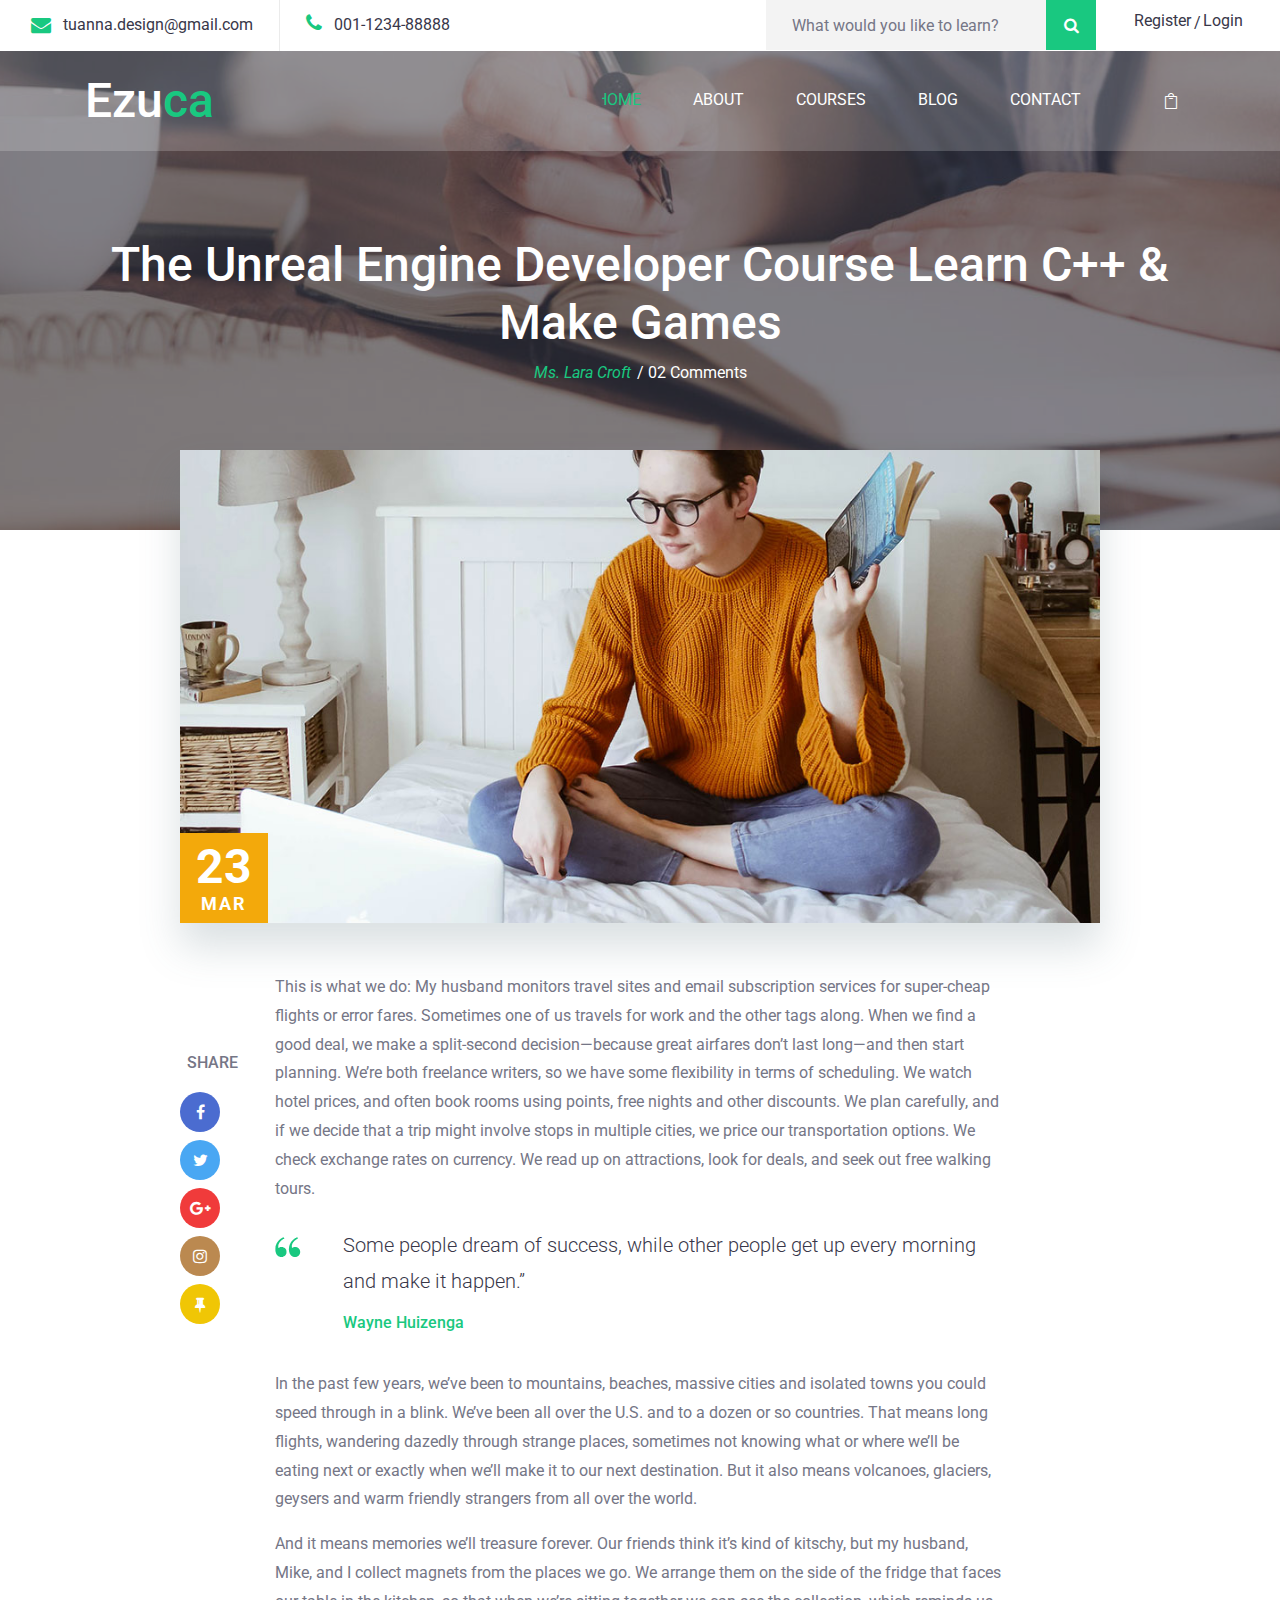
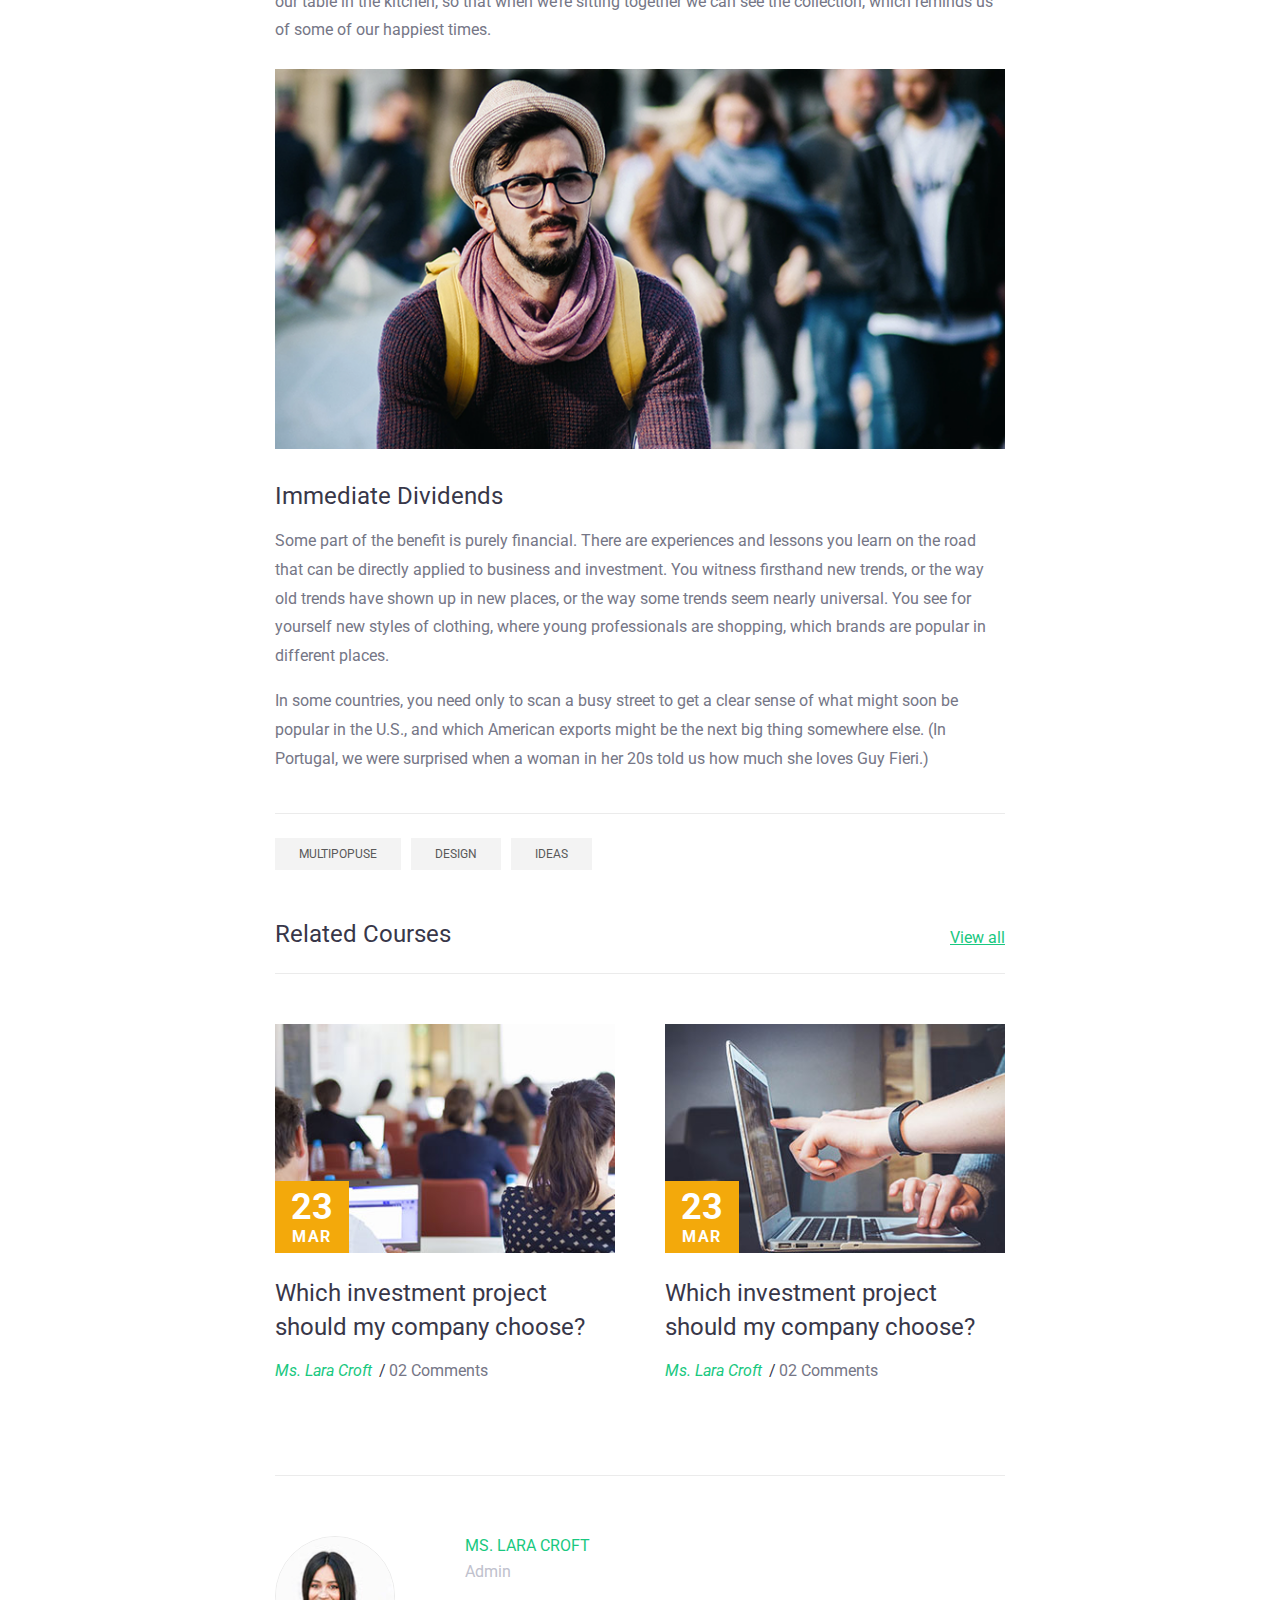
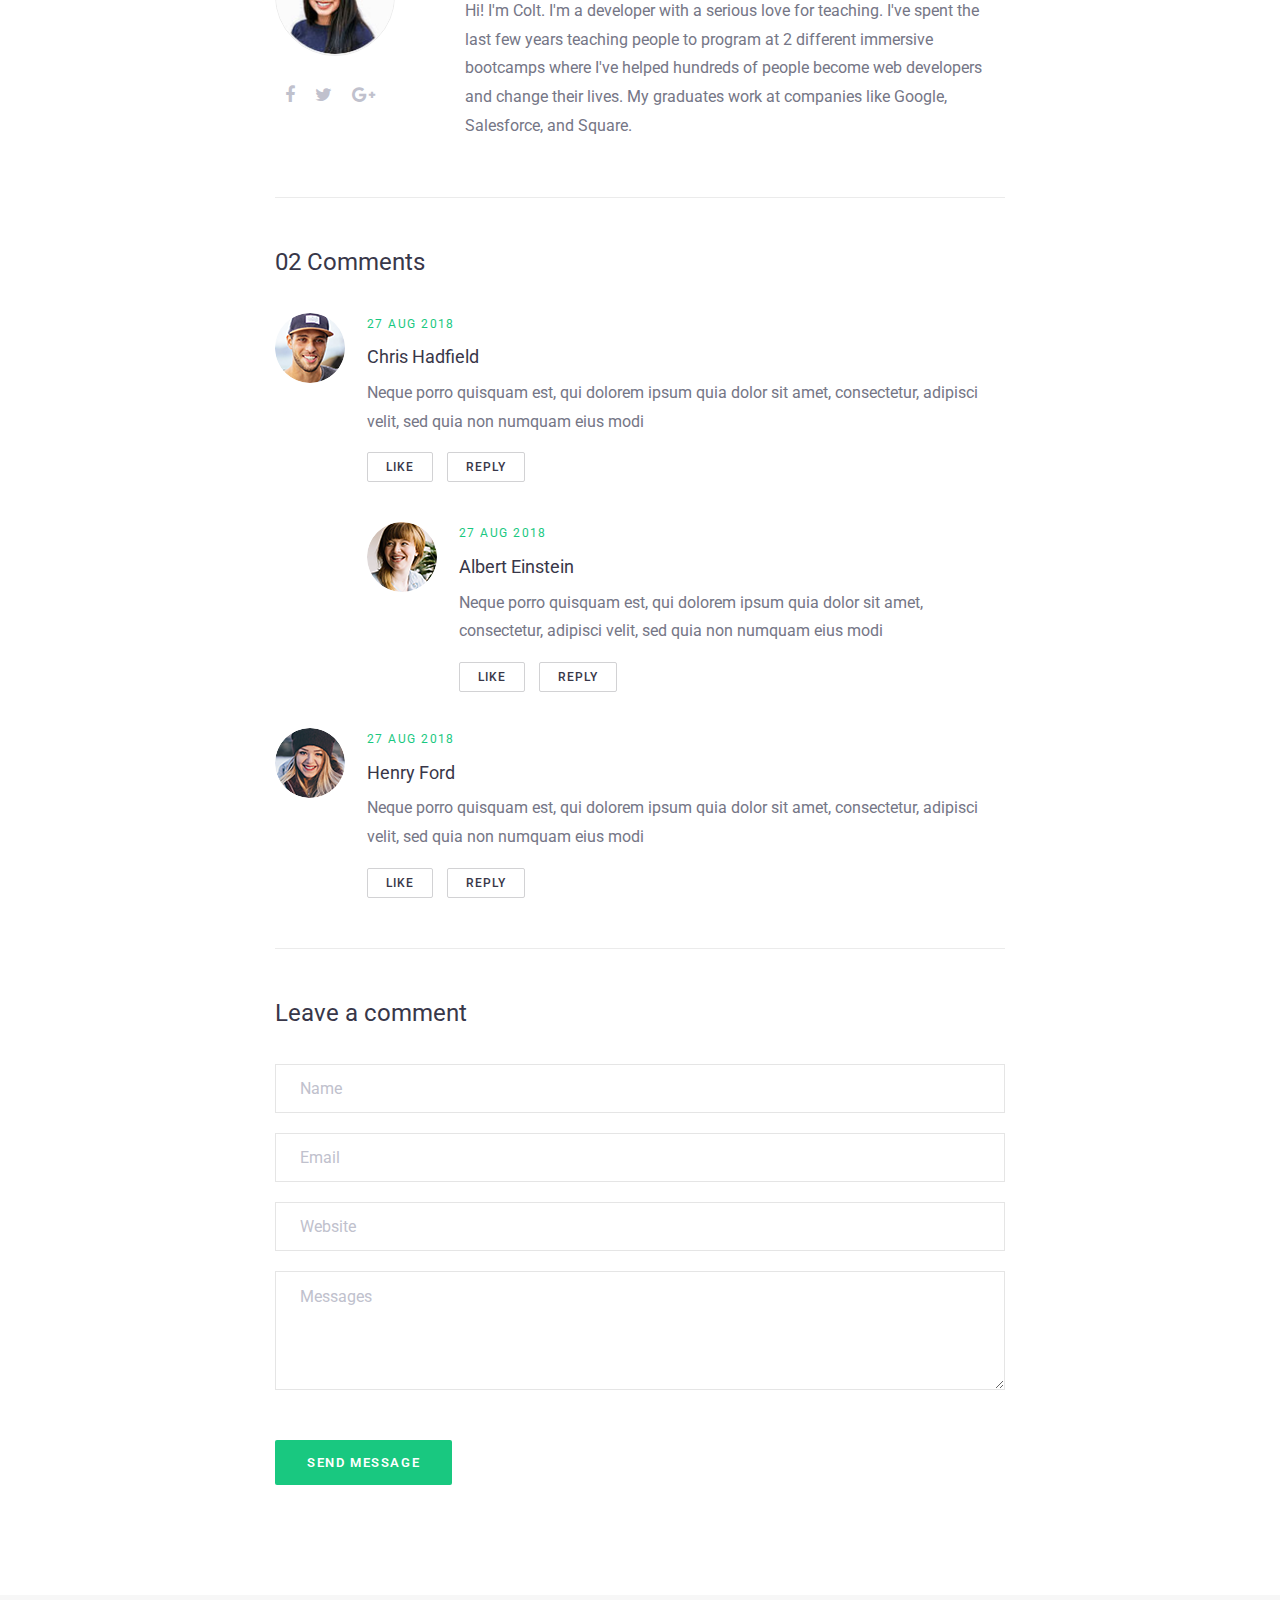
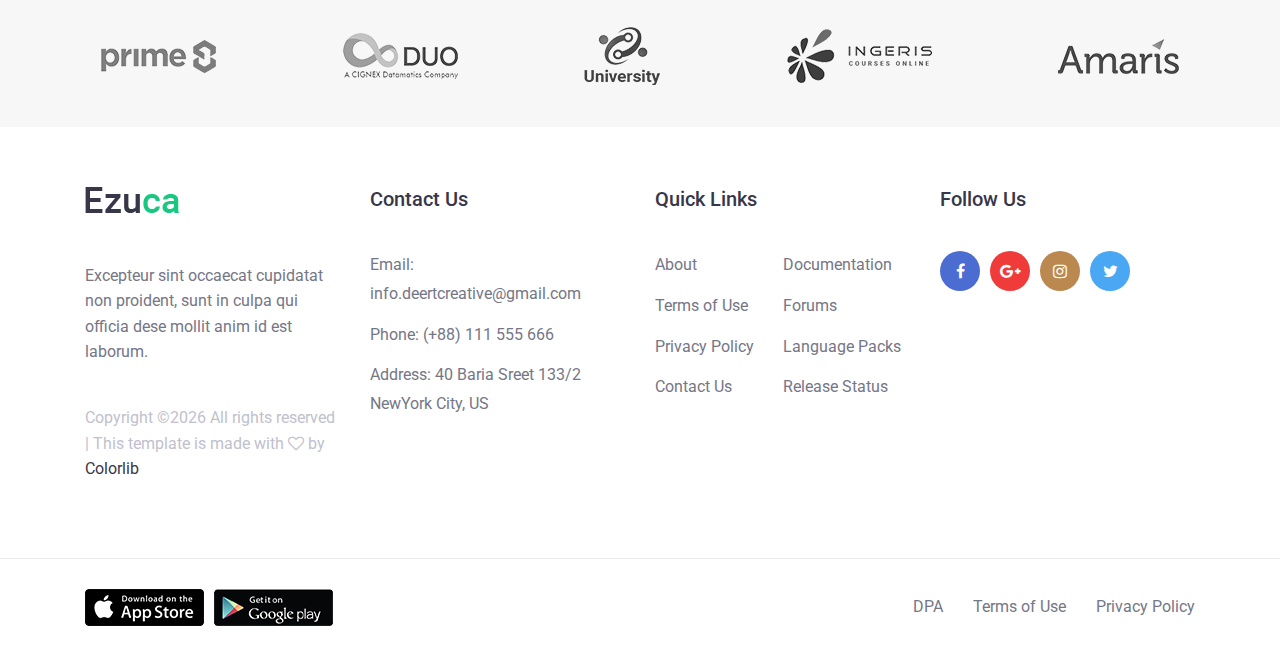
<file: ezuca/single-post.html>
<!DOCTYPE html>
<html lang="en">
<head>
    <title>Hello World</title>

    <!-- Required meta tags -->
    <meta charset="utf-8">
    <meta name="viewport" content="width=device-width, initial-scale=1, shrink-to-fit=no">

    <!-- Bootstrap CSS -->
    <link rel="stylesheet" href="css/bootstrap.min.css">

    <!-- FontAwesome CSS -->
    <link rel="stylesheet" href="css/font-awesome.min.css">

    <!-- ElegantFonts CSS -->
    <link rel="stylesheet" href="css/elegant-fonts.css">

    <!-- themify-icons CSS -->
    <link rel="stylesheet" href="css/themify-icons.css">

    <!-- Swiper CSS -->
    <link rel="stylesheet" href="css/swiper.min.css">

    <!-- Styles -->
    <link rel="stylesheet" href="style.css">
</head>
<body class="single-blog-post">
    <div class="page-header">
        <header class="site-header">
            <div class="top-header-bar">
                <div class="container-fluid">
                    <div class="row">
                        <div class="col-12 col-lg-6 d-none d-md-flex flex-wrap justify-content-center justify-content-lg-start mb-3 mb-lg-0">
                            <div class="header-bar-email d-flex align-items-center">
                                <i class="fa fa-envelope"></i><a href="#">tuanna.design@gmail.com</a>
                            </div><!-- .header-bar-email -->

                            <div class="header-bar-text lg-flex align-items-center">
                                <p><i class="fa fa-phone"></i>001-1234-88888 </p>
                            </div><!-- .header-bar-text -->
                        </div><!-- .col -->

                        <div class="col-12 col-lg-6 d-flex flex-wrap justify-content-center justify-content-lg-end align-items-center">
                            <div class="header-bar-search">
                                <form class="flex align-items-stretch">
                                    <input type="search" placeholder="What would you like to learn?">
                                    <button type="submit" value="" class="flex justify-content-center align-items-center"><i class="fa fa-search"></i></button>
                                </form>
                            </div><!-- .header-bar-search -->

                            <div class="header-bar-menu">
                                <ul class="flex justify-content-center align-items-center py-2 pt-md-0">
                                    <li><a href="#">Register</a></li>
                                    <li><a href="#">Login</a></li>
                                </ul>
                            </div><!-- .header-bar-menu -->
                        </div><!-- .col -->
                    </div><!-- .row -->
                </div><!-- .container-fluid -->
            </div><!-- .top-header-bar -->

            <div class="nav-bar">
                <div class="container">
                    <div class="row">
                        <div class="col-9 col-lg-3">
                            <div class="site-branding">
                                <h1 class="site-title"><a href="index.html" rel="home">Ezu<span>ca</span></a></h1>
                            </div><!-- .site-branding -->
                        </div><!-- .col -->

                        <div class="col-3 col-lg-9 flex justify-content-end align-content-center">
                            <nav class="site-navigation flex justify-content-end align-items-center">
                                <ul class="flex flex-column flex-lg-row justify-content-lg-end align-content-center">
                                    <li class="current-menu-item"><a href="index.html">Home</a></li>
                                    <li><a href="#">About</a></li>
                                    <li><a href="#">Courses</a></li>
                                    <li><a href="#">blog</a></li>
                                    <li><a href="#">Contact</a></li>
                                </ul>

                                <div class="hamburger-menu d-lg-none">
                                    <span></span>
                                    <span></span>
                                    <span></span>
                                    <span></span>
                                </div><!-- .hamburger-menu -->

                                <div class="header-bar-cart">
                                    <a href="#" class="flex justify-content-center align-items-center"><span aria-hidden="true" class="icon_bag_alt"></span></a>
                                </div><!-- .header-bar-search -->
                            </nav><!-- .site-navigation -->
                        </div><!-- .col -->
                    </div><!-- .row -->
                </div><!-- .container -->
            </div><!-- .nav-bar -->
        </header><!-- .site-header -->

        <div class="page-header-overlay">
            <div class="container">
                <div class="row">
                    <div class="col-12">
                        <header class="entry-header">
                            <h1 class="entry-title">The Unreal Engine Developer Course Learn C++ & Make Games</h1>

                            <div class="entry-meta flex justify-content-center align-items-center">
                                <div class="post-author"><a href="#">Ms. Lara Croft </a></div>

                                <div class="post-comments"><a href="#">02 Comments</a></div>
                            </div><!-- .entry-meta -->
                        </header><!-- .entry-header -->
                    </div><!-- .col -->
                </div><!-- .row -->
            </div><!-- .container -->
        </div><!-- .page-header-overlay -->
    </div><!-- .page-header -->

    <div class="container">
        <div class="row">
            <div class="col-12 offset-lg-1 col-lg-10">
                <div class="featured-image">
                    <img src="images/single-post.jpg" alt="">

                    <div class="posted-date position-absolute">
                        <div class="day">23</div>
                        <div class="month">mar</div>
                    </div><!-- .posted-date -->
                </div><!-- .featured-image -->
            </div><!-- .col -->
        </div><!-- .row -->

        <div class="row">
            <div class="col-12 offset-lg-1 col-lg-1">
                <div class="post-share">
                    <h3>share</h3>

                    <ul class="flex flex-wrap align-items-center p-0 m-0">
                        <li><a href="#"><i class="fa fa-facebook"></i></a></li>
                        <li><a href="#"><i class="fa fa-twitter"></i></a></li>
                        <li><a href="#"><i class="fa fa-google-plus"></i></a></li>
                        <li><a href="#"><i class="fa fa-instagram"></i></a></li>
                        <li><a href="#"><i class="fa fa-thumb-tack"></i></a></li>
                    </ul>
                </div><!-- .post-share -->
            </div><!-- .col -->

            <div class="col-12 col-lg-8">
                <div class="single-post-wrap">
                    <p>This is what we do: My husband monitors travel sites and email subscription services for super-cheap flights or error fares. Sometimes one of us travels for work and the other tags along. When we find a good deal, we make a split-second decision—because great airfares don’t last long—and then start planning. We’re both freelance writers, so we have some flexibility in terms of scheduling. We watch hotel prices, and often book rooms using points, free nights and other discounts. We plan carefully, and if we decide that a trip might involve stops in multiple cities, we price our transportation options. We check exchange rates on currency. We read up on attractions, look for deals, and seek out free walking tours.</p>

                    <blockquote>
                        Some people dream of success, while other people get up every morning and make it happen.”

                        <span>Wayne Huizenga</span>
                    </blockquote>

                    <p>In the past few years, we’ve been to mountains, beaches, massive cities and isolated towns you could speed through in a blink. We’ve been all over the U.S. and to a dozen or so countries. That means long flights, wandering dazedly through strange places, sometimes not knowing what or where we’ll be eating next or exactly when we’ll make it to our next destination. But it also means volcanoes, glaciers, geysers and warm friendly strangers from all over the world.</p>

                    <p>And it means memories we’ll treasure forever. Our friends think it’s kind of kitschy, but my husband, Mike, and I collect magnets from the places we go. We arrange them on the side of the fridge that faces our table in the kitchen, so that when we’re sitting together we can see the collection, which reminds us of some of our happiest times.</p>

                    <figure class="my-4"><img src="images/blog-post-img.png" alt=""></figure>

                    <h3 class="mb-3">Immediate Dividends</h3>

                    <p>Some part of the benefit is purely financial. There are experiences and lessons you learn on the road that can be directly applied to business and investment. You witness firsthand new trends, or the way old trends have shown up in new places, or the way some trends seem nearly universal. You see for yourself new styles of clothing, where young professionals are shopping, which brands are popular in different places. </p>

                    <p>In some countries, you need only to scan a busy street to get a clear sense of what might soon be popular in the U.S., and which American exports might be the next big thing somewhere else. (In Portugal, we were surprised when a woman in her 20s told us how much she loves Guy Fieri.)</p>
                </div><!-- .single-post-wrap -->

                <div class="tags-links mt-4">
                    <ul class="d-flex flex-wrap align-items-center p-0 m-0">
                        <li><a href="#">Multipopuse</a></li>
                        <li><a href="#">Design</a></li>
                        <li><a href="#">Ideas</a></li>
                    </ul>
                </div><!-- .tags-links -->

                <div class="related-blog-posts">
                    <header class="entry-heading flex flex-wrap justify-content-between align-items-center">
                        <h2 class="entry-title">Related Courses</h2>

                        <a href="#">View all</a>
                    </header><!-- .entry-heading -->

                    <div class="row mx-m-25">
                        <div class="col-12 col-lg-6 px-25">
                            <div class="blog-post-content">
                                <figure class="blog-post-thumbnail position-relative m-0">
                                    <a href="#"><img src="images/b-5.jpg" alt=""></a>

                                    <div class="posted-date position-absolute">
                                        <div class="day">23</div>
                                        <div class="month">mar</div>
                                    </div>
                                </figure><!-- .blog-post-thumbnail -->

                                <div class="blog-post-content-wrap">
                                    <header class="entry-header">
                                        <h2 class="entry-title"><a href="#">Which investment project should my company choose?</a></h2>

                                        <div class="entry-meta flex flex-wrap align-items-center">
                                            <div class="post-author"><a href="#">Ms. Lara Croft </a></div>

                                            <div class="post-comments"><a href="#">02 Comments</a></div>
                                        </div><!-- .entry-meta -->
                                    </header><!-- .entry-header -->
                                </div><!-- .blog-post-content-wrap -->
                            </div><!-- .blog-post-content -->
                        </div><!-- .col -->

                        <div class="col-12 col-lg-6 px-25">
                            <div class="blog-post-content">
                                <figure class="blog-post-thumbnail position-relative m-0">
                                    <a href="#"><img src="images/b-6.jpg" alt=""></a>

                                    <div class="posted-date position-absolute">
                                        <div class="day">23</div>
                                        <div class="month">mar</div>
                                    </div>
                                </figure><!-- .blog-post-thumbnail -->

                                <div class="blog-post-content-wrap">
                                    <header class="entry-header">
                                        <h2 class="entry-title"><a href="#">Which investment project should my company choose?</a></h2>

                                        <div class="entry-meta flex flex-wrap align-items-center">
                                            <div class="post-author"><a href="#">Ms. Lara Croft </a></div>

                                            <div class="post-comments"><a href="#">02 Comments</a></div>
                                        </div><!-- .entry-meta -->
                                    </header><!-- .entry-header -->
                                </div><!-- .blog-post-content-wrap -->
                            </div><!-- .blog-post-content -->
                        </div><!-- .col -->
                    </div><!-- .row -->
                </div><!-- .related-course -->

                <div class="author-box">
                    <div class="author-info flex flex-wrap">
                        <div class="author-avatar">
                            <img src="images/instructor.jpg" alt="">

                            <ul class="author-social-profile p-0 m-0 mt-3 d-flex flex-wrap align-items-center">
                                <li><a href="#"><i class="fa fa-facebook"></i></a></li>
                                <li><a href="#"><i class="fa fa-twitter"></i></a></li>
                                <li><a href="#"><i class="fa fa-google-plus"></i></a></li>
                            </ul>
                        </div><!-- .author-avatar -->

                        <div class="author-details">
                            <h3 class="author-name">Ms. Lara Croft <span>Admin</span></h3>

                            <div class="entry-content mt-3">
                                <p>Hi! I'm Colt. I'm a developer with a serious love for teaching. I've spent the last few years teaching people to program at 2 different immersive bootcamps where I've helped hundreds of people become web developers and change their lives. My graduates work at companies like Google, Salesforce, and Square.</p>
                            </div><!-- .entry-content -->
                        </div><!-- .author-details -->
                    </div><!-- .author-info -->
                </div><!-- .author-box -->

                <div class="post-comments-wrap">
                    <div class="post-comments">
                        <h3 class="comments-title"><span class="comments-number">02 Comments</span></h3>

                        <ol class="comment-list">
                            <li class="comment">
                                <article class="comment-body">
                                    <figure class="comment-author-avatar">
                                        <img src="images/c-1.png" alt="">
                                    </figure><!-- .comment-author-avatar -->

                                    <div class="comment-wrap">
                                        <div class="comment-author">
                                            <span class="comment-meta d-block">
                                                <a href="#">27 Aug 2018</a>
                                            </span><!-- .comment-meta -->

                                            <span class="fn">
                                                <a href="#">Chris Hadfield</a>
                                            </span><!-- .fn -->
                                        </div><!-- .comment-author -->

                                        <p>Neque porro quisquam est, qui dolorem ipsum quia dolor sit amet, consectetur, adipisci velit, sed quia non numquam eius modi</p>

                                        <div class="reply">
                                            <a href="#">like</a>
                                            <a href="#">reply</a>
                                        </div><!-- .reply -->
                                    </div><!-- .comment-wrap -->

                                    <div class="clearfix"></div>
                                </article><!-- .comment-body -->

                                <ol class="children">
                                    <li class="comment">
                                        <article class="comment-body">
                                            <figure class="comment-author-avatar">
                                                <img src="images/c-2.png" alt="">
                                            </figure><!-- .comment-author-avatar -->

                                            <div class="comment-wrap">
                                                <div class="comment-author">
                                                    <span class="comment-meta d-block">
                                                        <a href="#">27 Aug 2018</a>
                                                    </span><!-- .comment-meta -->

                                                    <span class="fn">
                                                        <a href="#">Albert Einstein</a>
                                                    </span><!-- .fn -->
                                                </div><!-- .comment-author -->

                                                <p>Neque porro quisquam est, qui dolorem ipsum quia dolor sit amet, consectetur, adipisci velit, sed quia non numquam eius modi </p>

                                                <div class="reply">
                                                    <a href="#">like</a>
                                                    <a href="#">reply</a>
                                                </div><!-- .reply -->
                                            </div><!-- .comment-wrap -->

                                            <div class="clearfix"></div>
                                        </article><!-- .comment-body -->
                                    </li><!-- .comment -->
                                </ol><!-- .children -->
                            </li><!-- .comment -->

                            <li class="comment">
                                <article class="comment-body">
                                    <figure class="comment-author-avatar">
                                        <img src="images/c-3.png" alt="">
                                    </figure><!-- .comment-author-avatar -->

                                    <div class="comment-wrap">
                                        <div class="comment-author">
                                            <span class="comment-meta d-block">
                                                <a href="#">27 Aug 2018</a>
                                            </span><!-- .comment-meta -->

                                            <span class="fn">
                                                <a href="#">Henry Ford</a>
                                            </span><!-- .comment-autho -->
                                        </div><!-- .comment-author -->

                                        <p>Neque porro quisquam est, qui dolorem ipsum quia dolor sit amet, consectetur, adipisci velit, sed quia non numquam eius modi </p>

                                        <div class="reply">
                                            <a href="#">like</a>
                                            <a href="#">reply</a>
                                        </div><!-- .reply -->
                                    </div><!-- .comment-wrap -->

                                    <div class="clearfix"></div>
                                </article><!-- .comment-body -->
                            </li><!-- .comment -->
                        </ol><!-- .comment-list -->
                    </div><!-- .post-comments -->

                    <div class="comments-form">
                        <div class="comment-respond">
                            <h3 class="comment-reply-title">Leave a comment</h3>

                            <form class="comment-form">
                                <input type="text" placeholder="Name">
                                <input type="email" placeholder="Email">
                                <input type="url" placeholder="Website">
                                <textarea rows="4" placeholder="Messages"></textarea>
                                <input type="submit" value="send message">
                            </form><!-- .comment-form -->
                        </div><!-- .comment-respond -->
                    </div><!-- .comments-form -->
                </div><!-- .post-comments-wrap -->
            </div><!-- .col -->
        </div><!-- .row -->
    </div><!-- .container -->

    <div class="clients-logo">
        <div class="container">
            <div class="row">
                <div class="col-12 flex flex-wrap justify-content-center justify-content-lg-between align-items-center">
                    <div class="logo-wrap">
                        <img src="images/logo-1.png" alt="">
                    </div><!-- .logo-wrap -->

                    <div class="logo-wrap">
                        <img src="images/logo-2.png" alt="">
                    </div><!-- .logo-wrap -->

                    <div class="logo-wrap">
                        <img src="images/logo-3.png" alt="">
                    </div><!-- .logo-wrap -->

                    <div class="logo-wrap">
                        <img src="images/logo-4.png" alt="">
                    </div><!-- .logo-wrap -->

                    <div class="logo-wrap">
                        <img src="images/logo-5.png" alt="">
                    </div><!-- .logo-wrap -->
                </div><!-- .col -->
            </div><!-- .row -->
        </div><!-- .container -->
    </div><!-- .clients-logo -->

    <footer class="site-footer">
        <div class="footer-widgets">
            <div class="container">
                <div class="row">
                    <div class="col-12 col-md-6 col-lg-3">
                        <div class="foot-about">
                            <a class="foot-logo" href="#"><img src="images/foot-logo.png" alt=""></a>

                            <p>Excepteur sint occaecat cupidatat non proident, sunt in culpa qui officia dese mollit anim id est laborum. </p>

                            <p class="footer-copyright"><!-- Link back to Colorlib can't be removed. Template is licensed under CC BY 3.0. -->
Copyright &copy;<script>document.write(new Date().getFullYear());</script> All rights reserved | This template is made with <i class="fa fa-heart-o" aria-hidden="true"></i> by <a href="https://colorlib.com" target="_blank">Colorlib</a>
<!-- Link back to Colorlib can't be removed. Template is licensed under CC BY 3.0. --></p>
                        </div><!-- .foot-about -->
                    </div><!-- .col -->

                    <div class="col-12 col-md-6 col-lg-3 mt-5 mt-md-0">
                        <div class="foot-contact">
                            <h2>Contact Us</h2>

                            <ul>
                                <li>Email: info.deertcreative@gmail.com</li>
                                <li>Phone: (+88) 111 555 666</li>
                                <li>Address: 40 Baria Sreet 133/2 NewYork City, US</li>
                            </ul>
                        </div><!-- .foot-contact -->
                    </div><!-- .col -->

                    <div class="col-12 col-md-6 col-lg-3 mt-5 mt-lg-0">
                        <div class="quick-links flex flex-wrap">
                            <h2 class="w-100">Quick Links</h2>

                            <ul class="w-50">
                                <li><a href="#">About </a></li>
                                <li><a href="#">Terms of Use </a></li>
                                <li><a href="#">Privacy Policy </a></li>
                                <li><a href="#">Contact Us</a></li>
                            </ul>

                            <ul class="w-50">
                                <li><a href="#">Documentation</a></li>
                                <li><a href="#">Forums</a></li>
                                <li><a href="#">Language Packs</a></li>
                                <li><a href="#">Release Status</a></li>
                            </ul>
                        </div><!-- .quick-links -->
                    </div><!-- .col -->

                    <div class="col-12 col-md-6 col-lg-3 mt-5 mt-lg-0">
                        <div class="follow-us">
                            <h2>Follow Us</h2>

                            <ul class="follow-us flex flex-wrap align-items-center">
                                <li><a href="#"><i class="fa fa-facebook"></i></a></li>
                                <li><a href="#"><i class="fa fa-google-plus"></i></a></li>
                                <li><a href="#"><i class="fa fa-instagram"></i></a></li>
                                <li><a href="#"><i class="fa fa-twitter"></i></a></li>
                            </ul>
                        </div><!-- .quick-links -->
                    </div><!-- .col -->
                </div><!-- .row -->
            </div><!-- .container -->
        </div><!-- .footer-widgets -->

        <div class="footer-bar">
            <div class="container">
                <div class="row flex-wrap justify-content-center justify-content-lg-between align-items-center">
                    <div class="col-12 col-lg-6">
                        <div class="download-apps flex flex-wrap justify-content-center justify-content-lg-start align-items-center">
                            <a href="#"><img src="images/app-store.png" alt=""></a>
                            <a href="#"><img src="images/play-store.png" alt=""></a>
                        </div><!-- .download-apps -->

                    </div>

                    <div class="col-12 col-lg-6 mt-4 mt-lg-0">
                        <div class="footer-bar-nav">
                            <ul class="flex flex-wrap justify-content-center justify-content-lg-end align-items-center">
                                <li><a href="#">DPA</a></li>
                                <li><a href="#">Terms of Use</a></li>
                                <li><a href="#">Privacy Policy</a></li>
                            </ul>
                        </div><!-- .footer-bar-nav -->
                    </div><!-- .col-12 -->
                </div><!-- .row -->
            </div><!-- .container -->
        </div><!-- .footer-bar -->
    </footer><!-- .site-footer -->

    <script type='text/javascript' src='js/jquery.js'></script>
    <script type='text/javascript' src='js/swiper.min.js'></script>
    <script type='text/javascript' src='js/masonry.pkgd.min.js'></script>
    <script type='text/javascript' src='js/jquery.collapsible.min.js'></script>
    <script type='text/javascript' src='js/custom.js'></script>

</body>
</html>
</file>
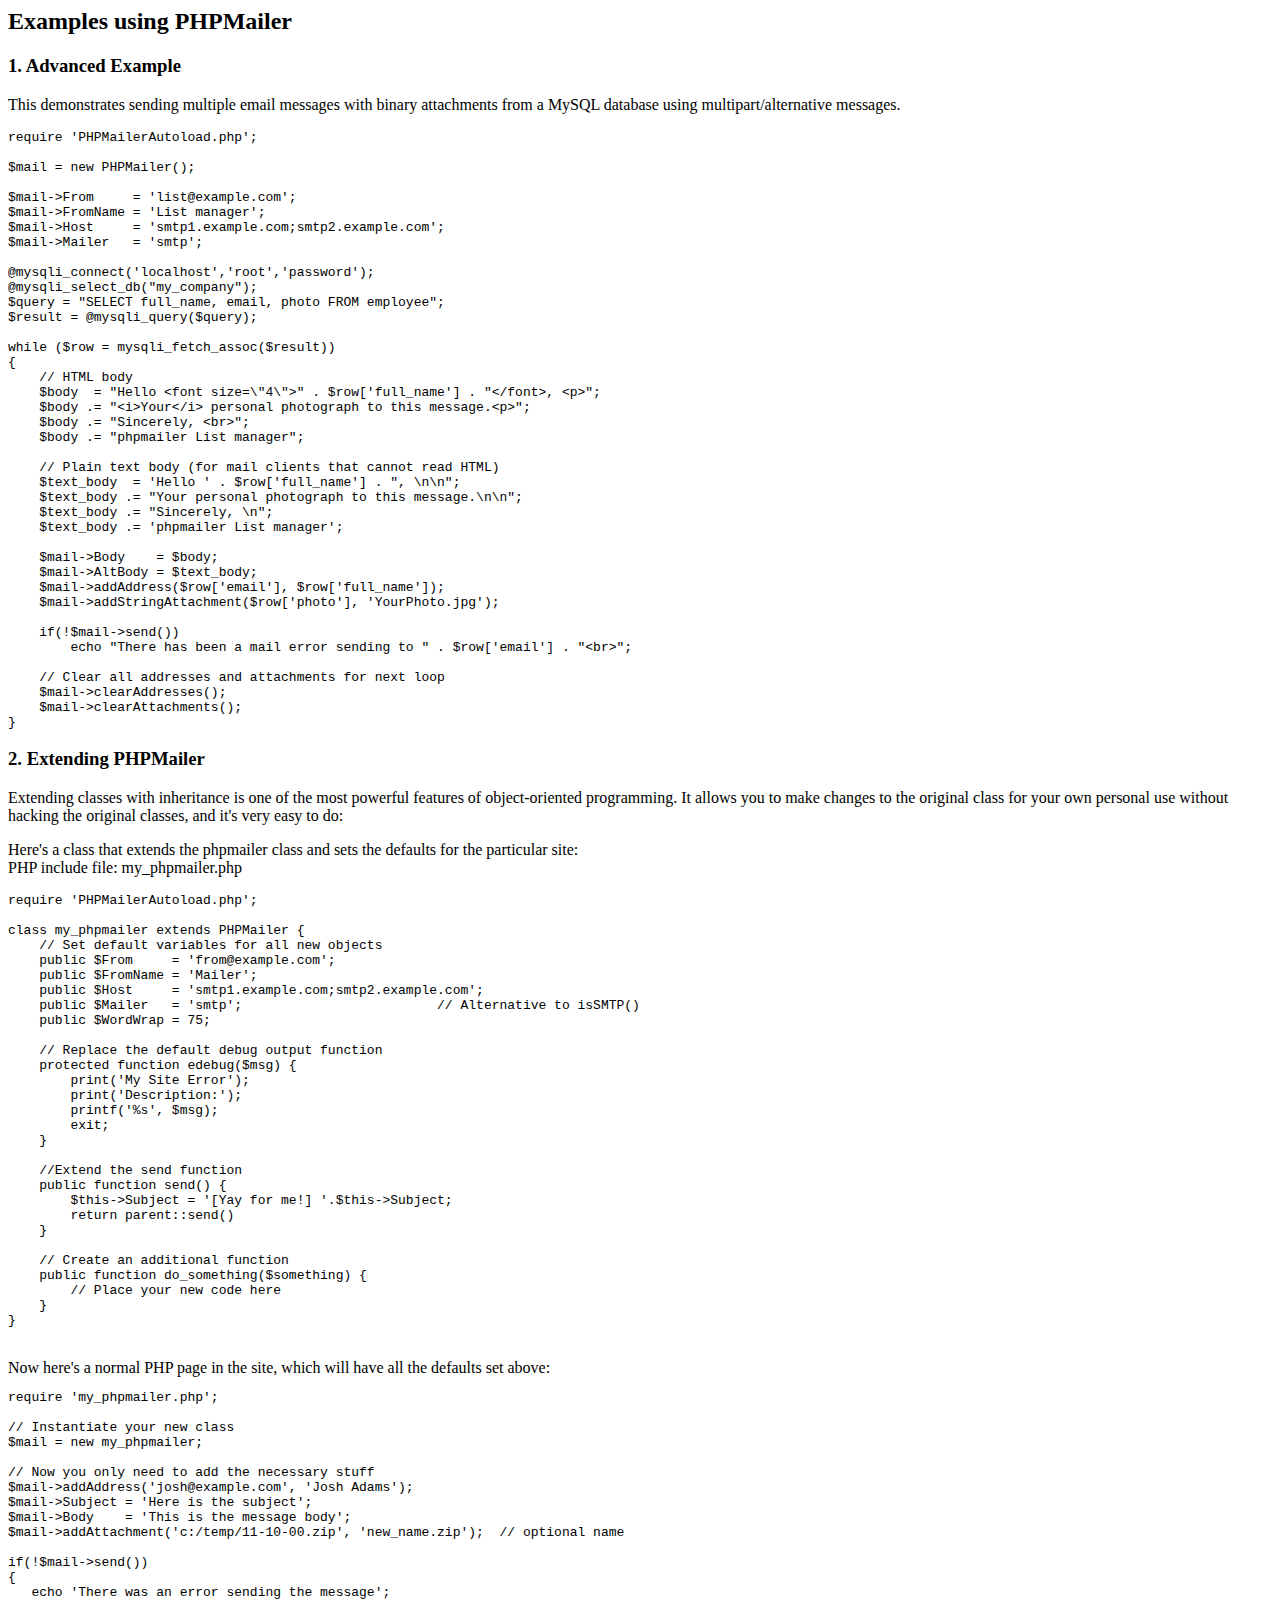
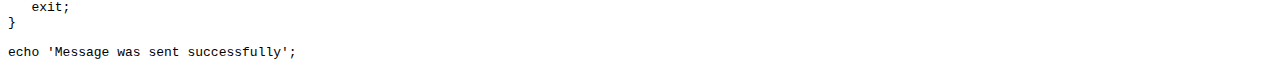
<file: PHPMailer/docs/extending.html>
<html>
<head>
<title>Examples using phpmailer</title>
</head>

<body>

<h2>Examples using PHPMailer</h2>

<h3>1. Advanced Example</h3>
<p>

This demonstrates sending multiple email messages with binary attachments
from a MySQL database using multipart/alternative messages.<p>

<pre>
require 'PHPMailerAutoload.php';

$mail = new PHPMailer();

$mail->From     = 'list@example.com';
$mail->FromName = 'List manager';
$mail->Host     = 'smtp1.example.com;smtp2.example.com';
$mail->Mailer   = 'smtp';

@mysqli_connect('localhost','root','password');
@mysqli_select_db("my_company");
$query = "SELECT full_name, email, photo FROM employee";
$result = @mysqli_query($query);

while ($row = mysqli_fetch_assoc($result))
{
    // HTML body
    $body  = "Hello &lt;font size=\"4\"&gt;" . $row['full_name'] . "&lt;/font&gt;, &lt;p&gt;";
    $body .= "&lt;i&gt;Your&lt;/i&gt; personal photograph to this message.&lt;p&gt;";
    $body .= "Sincerely, &lt;br&gt;";
    $body .= "phpmailer List manager";

    // Plain text body (for mail clients that cannot read HTML)
    $text_body  = 'Hello ' . $row['full_name'] . ", \n\n";
    $text_body .= "Your personal photograph to this message.\n\n";
    $text_body .= "Sincerely, \n";
    $text_body .= 'phpmailer List manager';

    $mail->Body    = $body;
    $mail->AltBody = $text_body;
    $mail->addAddress($row['email'], $row['full_name']);
    $mail->addStringAttachment($row['photo'], 'YourPhoto.jpg');

    if(!$mail->send())
        echo "There has been a mail error sending to " . $row['email'] . "&lt;br&gt;";

    // Clear all addresses and attachments for next loop
    $mail->clearAddresses();
    $mail->clearAttachments();
}
</pre>
<p>

<h3>2. Extending PHPMailer</h3>
<p>

Extending classes with inheritance is one of the most
powerful features of object-oriented programming. It allows you to make changes to the
original class for your own personal use without hacking the original
classes, and it's very easy to do:

<p>
Here's a class that extends the phpmailer class and sets the defaults
for the particular site:<br>
PHP include file: my_phpmailer.php
<p>

<pre>
require 'PHPMailerAutoload.php';

class my_phpmailer extends PHPMailer {
    // Set default variables for all new objects
    public $From     = 'from@example.com';
    public $FromName = 'Mailer';
    public $Host     = 'smtp1.example.com;smtp2.example.com';
    public $Mailer   = 'smtp';                         // Alternative to isSMTP()
    public $WordWrap = 75;

    // Replace the default debug output function
    protected function edebug($msg) {
        print('My Site Error');
        print('Description:');
        printf('%s', $msg);
        exit;
    }

    //Extend the send function
    public function send() {
        $this->Subject = '[Yay for me!] '.$this->Subject;
        return parent::send()
    }

    // Create an additional function
    public function do_something($something) {
        // Place your new code here
    }
}
</pre>
<br>
Now here's a normal PHP page in the site, which will have all the defaults set above:<br>

<pre>
require 'my_phpmailer.php';

// Instantiate your new class
$mail = new my_phpmailer;

// Now you only need to add the necessary stuff
$mail->addAddress('josh@example.com', 'Josh Adams');
$mail->Subject = 'Here is the subject';
$mail->Body    = 'This is the message body';
$mail->addAttachment('c:/temp/11-10-00.zip', 'new_name.zip');  // optional name

if(!$mail->send())
{
   echo 'There was an error sending the message';
   exit;
}

echo 'Message was sent successfully';
</pre>
</body>
</html>
</file>
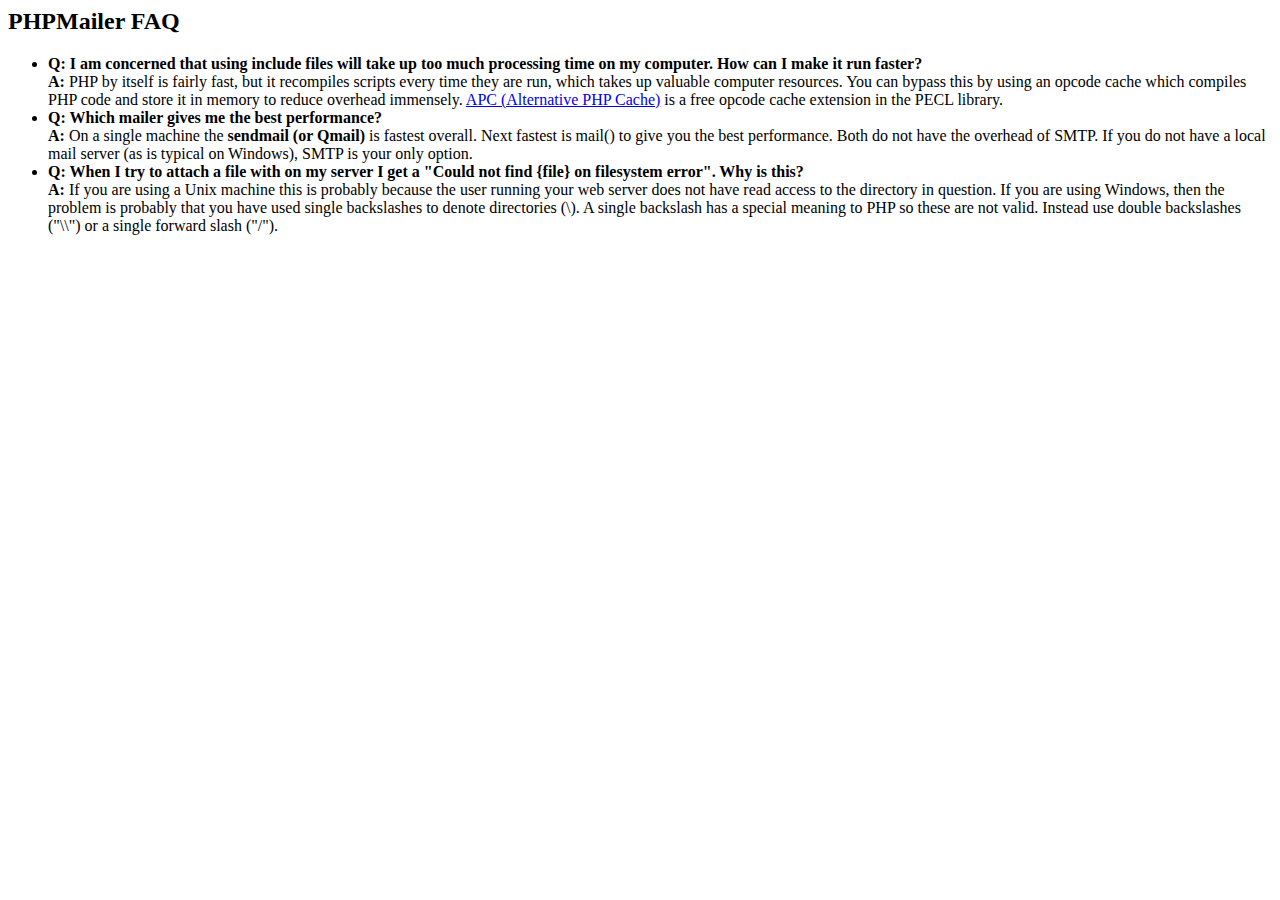
<file: PHPMailer/docs/faq.html>
﻿<html>
<head>
<title>PHPMailer FAQ</title>
</head>
<body>
<h2>PHPMailer FAQ</h2>
<ul>
    <li><strong>Q: I am concerned that using include files will take up too much
    processing time on my computer. How can I make it run faster?</strong><br>
    <strong>A:</strong> PHP by itself is fairly fast, but it recompiles scripts every time they are run, which takes up valuable
    computer resources. You can bypass this by using an opcode cache which compiles
    PHP code and store it in memory to reduce overhead immensely. <a href="http://www.php.net/apc/">APC
    (Alternative PHP Cache)</a> is a free opcode cache extension in the PECL library.</li>
    <li><strong>Q: Which mailer gives me the best performance?</strong><br>
    <strong>A:</strong> On a single machine the <strong>sendmail (or Qmail)</strong> is fastest overall.
    Next fastest is mail() to give you the best performance. Both do not have the overhead of SMTP.
    If you do not have a local mail server (as is typical on Windows), SMTP is your only option.</li>
    <li><strong>Q: When I try to attach a file with on my server I get a
    "Could not find {file} on filesystem error". Why is this?</strong><br>
    <strong>A:</strong> If you are using a Unix machine this is probably because the user
    running your web server does not have read access to the directory in question. If you are using Windows,
    then the problem is probably that you have used single backslashes to denote directories (\).
    A single backslash has a special meaning to PHP so these are not
    valid. Instead use double backslashes ("\\") or a single forward
    slash ("/").</li>
</ul>
</body>
</html>
</file>
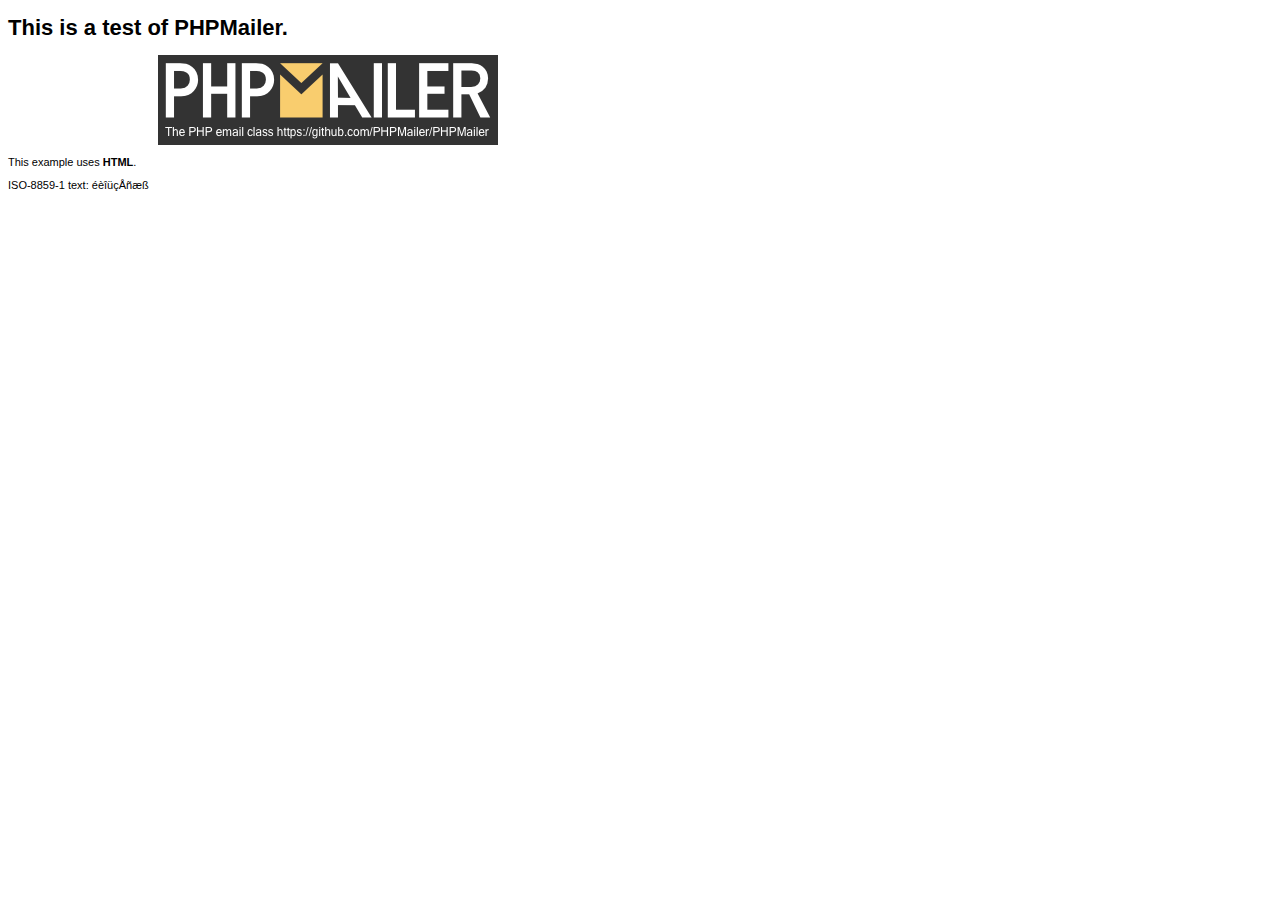
<file: PHPMailer/examples/contents.html>
<!DOCTYPE HTML PUBLIC "-//W3C//DTD HTML 4.01 Transitional//EN" "http://www.w3.org/TR/html4/loose.dtd">
<html>
<head>
  <meta http-equiv="Content-Type" content="text/html; charset=iso-8859-1">
  <title>PHPMailer Test</title>
</head>
<body>
<div style="width: 640px; font-family: Arial, Helvetica, sans-serif; font-size: 11px;">
  <h1>This is a test of PHPMailer.</h1>
  <div align="center">
    <a href="https://github.com/PHPMailer/PHPMailer/"><img src="images/phpmailer.png" height="90" width="340" alt="PHPMailer rocks"></a>
  </div>
  <p>This example uses <strong>HTML</strong>.</p>
  <p>ISO-8859-1 text: ���������</p>
</div>
</body>
</html>
</file>
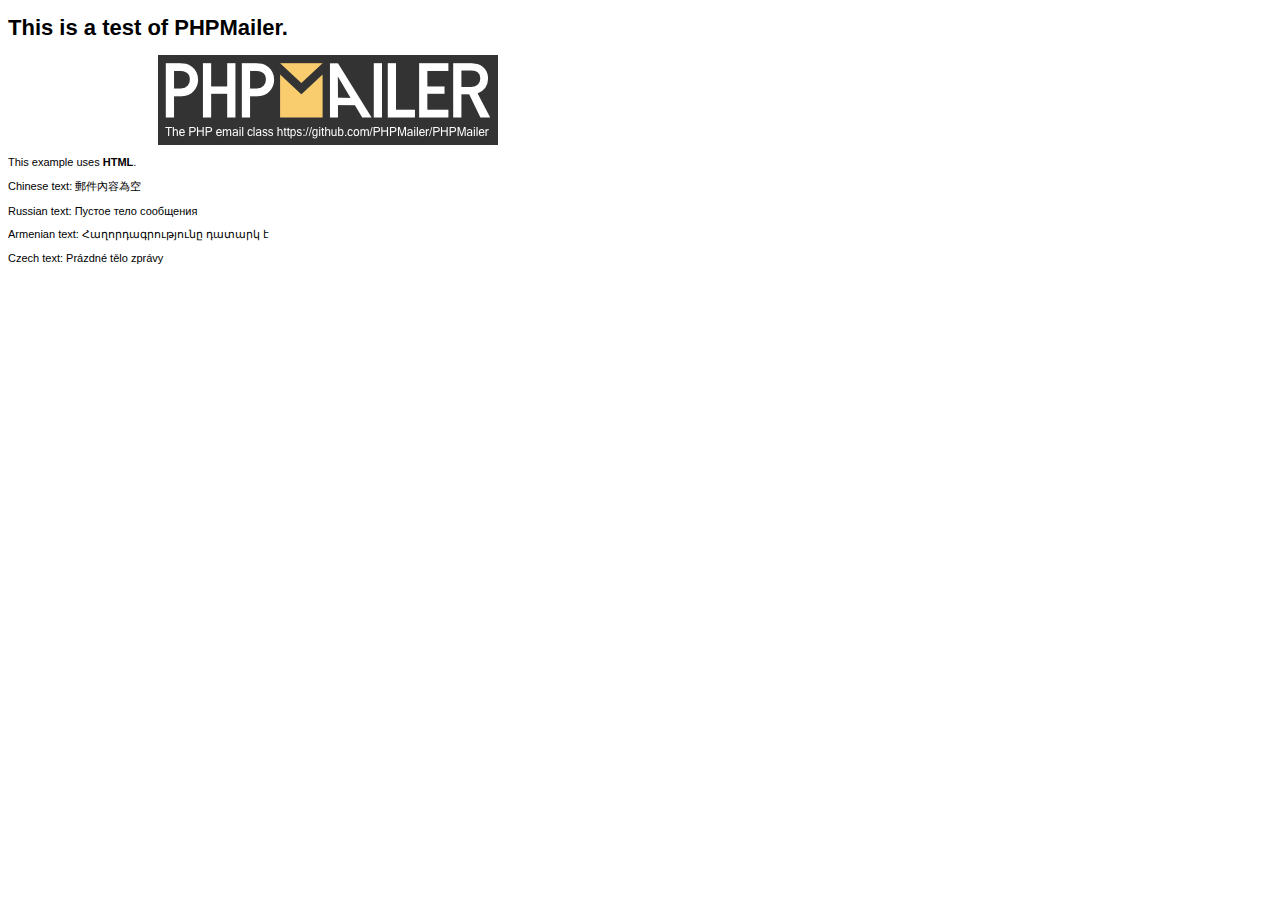
<file: PHPMailer/examples/contentsutf8.html>
<!DOCTYPE HTML PUBLIC "-//W3C//DTD HTML 4.01 Transitional//EN" "http://www.w3.org/TR/html4/loose.dtd">
<html>
<head>
  <meta http-equiv="Content-Type" content="text/html; charset=utf-8">
  <title>PHPMailer Test</title>
</head>
<body>
<div style="width: 640px; font-family: Arial, Helvetica, sans-serif; font-size: 11px;">
  <h1>This is a test of PHPMailer.</h1>
  <div align="center">
    <a href="https://github.com/PHPMailer/PHPMailer/"><img src="images/phpmailer.png" height="90" width="340" alt="PHPMailer rocks"></a>
  </div>
  <p>This example uses <strong>HTML</strong>.</p>
  <p>Chinese text: 郵件內容為空</p>
  <p>Russian text: Пустое тело сообщения</p>
  <p>Armenian text: Հաղորդագրությունը դատարկ է</p>
  <p>Czech text: Prázdné tělo zprávy</p>
</div>
</body>
</html>
</file>
<file: ezuca/css/elegant-fonts.css>
@font-face {
	font-family: 'ElegantIcons';
	src:url('../fonts/ElegantIcons.eot');
	src:url('../fonts/ElegantIcons.eot?#iefix') format('embedded-opentype'),
		url('../fonts/ElegantIcons.woff') format('woff'),
		url('../fonts/ElegantIcons.ttf') format('truetype'),
		url('../fonts/ElegantIcons.svg#ElegantIcons') format('svg');
	font-weight: normal;
	font-style: normal;
}

/* Use the following CSS code if you want to use data attributes for inserting your icons */
[data-icon]:before {
	font-family: 'ElegantIcons';
	content: attr(data-icon);
	speak: none;
	font-weight: normal;
	font-variant: normal;
	text-transform: none;
	line-height: 1;
	-webkit-font-smoothing: antialiased;
	-moz-osx-font-smoothing: grayscale;
}

/* Use the following CSS code if you want to have a class per icon */
/*
Instead of a list of all class selectors,
you can use the generic selector below, but it's slower:
[class*="your-class-prefix"] {
*/
.arrow_up, .arrow_down, .arrow_left, .arrow_right, .arrow_left-up, .arrow_right-up, .arrow_right-down, .arrow_left-down, .arrow-up-down, .arrow_up-down_alt, .arrow_left-right_alt, .arrow_left-right, .arrow_expand_alt2, .arrow_expand_alt, .arrow_condense, .arrow_expand, .arrow_move, .arrow_carrot-up, .arrow_carrot-down, .arrow_carrot-left, .arrow_carrot-right, .arrow_carrot-2up, .arrow_carrot-2down, .arrow_carrot-2left, .arrow_carrot-2right, .arrow_carrot-up_alt2, .arrow_carrot-down_alt2, .arrow_carrot-left_alt2, .arrow_carrot-right_alt2, .arrow_carrot-2up_alt2, .arrow_carrot-2down_alt2, .arrow_carrot-2left_alt2, .arrow_carrot-2right_alt2, .arrow_triangle-up, .arrow_triangle-down, .arrow_triangle-left, .arrow_triangle-right, .arrow_triangle-up_alt2, .arrow_triangle-down_alt2, .arrow_triangle-left_alt2, .arrow_triangle-right_alt2, .arrow_back, .icon_minus-06, .icon_plus, .icon_close, .icon_check, .icon_minus_alt2, .icon_plus_alt2, .icon_close_alt2, .icon_check_alt2, .icon_zoom-out_alt, .icon_zoom-in_alt, .icon_search, .icon_box-empty, .icon_box-selected, .icon_minus-box, .icon_plus-box, .icon_box-checked, .icon_circle-empty, .icon_circle-slelected, .icon_stop_alt2, .icon_stop, .icon_pause_alt2, .icon_pause, .icon_menu, .icon_menu-square_alt2, .icon_menu-circle_alt2, .icon_ul, .icon_ol, .icon_adjust-horiz, .icon_adjust-vert, .icon_document_alt, .icon_documents_alt, .icon_pencil, .icon_pencil-edit_alt, .icon_pencil-edit, .icon_folder-alt, .icon_folder-open_alt, .icon_folder-add_alt, .icon_info_alt, .icon_error-oct_alt, .icon_error-circle_alt, .icon_error-triangle_alt, .icon_question_alt2, .icon_question, .icon_comment_alt, .icon_chat_alt, .icon_vol-mute_alt, .icon_volume-low_alt, .icon_volume-high_alt, .icon_quotations, .icon_quotations_alt2, .icon_clock_alt, .icon_lock_alt, .icon_lock-open_alt, .icon_key_alt, .icon_cloud_alt, .icon_cloud-upload_alt, .icon_cloud-download_alt, .icon_image, .icon_images, .icon_lightbulb_alt, .icon_gift_alt, .icon_house_alt, .icon_genius, .icon_mobile, .icon_tablet, .icon_laptop, .icon_desktop, .icon_camera_alt, .icon_mail_alt, .icon_cone_alt, .icon_ribbon_alt, .icon_bag_alt, .icon_creditcard, .icon_cart_alt, .icon_paperclip, .icon_tag_alt, .icon_tags_alt, .icon_trash_alt, .icon_cursor_alt, .icon_mic_alt, .icon_compass_alt, .icon_pin_alt, .icon_pushpin_alt, .icon_map_alt, .icon_drawer_alt, .icon_toolbox_alt, .icon_book_alt, .icon_calendar, .icon_film, .icon_table, .icon_contacts_alt, .icon_headphones, .icon_lifesaver, .icon_piechart, .icon_refresh, .icon_link_alt, .icon_link, .icon_loading, .icon_blocked, .icon_archive_alt, .icon_heart_alt, .icon_star_alt, .icon_star-half_alt, .icon_star, .icon_star-half, .icon_tools, .icon_tool, .icon_cog, .icon_cogs, .arrow_up_alt, .arrow_down_alt, .arrow_left_alt, .arrow_right_alt, .arrow_left-up_alt, .arrow_right-up_alt, .arrow_right-down_alt, .arrow_left-down_alt, .arrow_condense_alt, .arrow_expand_alt3, .arrow_carrot_up_alt, .arrow_carrot-down_alt, .arrow_carrot-left_alt, .arrow_carrot-right_alt, .arrow_carrot-2up_alt, .arrow_carrot-2dwnn_alt, .arrow_carrot-2left_alt, .arrow_carrot-2right_alt, .arrow_triangle-up_alt, .arrow_triangle-down_alt, .arrow_triangle-left_alt, .arrow_triangle-right_alt, .icon_minus_alt, .icon_plus_alt, .icon_close_alt, .icon_check_alt, .icon_zoom-out, .icon_zoom-in, .icon_stop_alt, .icon_menu-square_alt, .icon_menu-circle_alt, .icon_document, .icon_documents, .icon_pencil_alt, .icon_folder, .icon_folder-open, .icon_folder-add, .icon_folder_upload, .icon_folder_download, .icon_info, .icon_error-circle, .icon_error-oct, .icon_error-triangle, .icon_question_alt, .icon_comment, .icon_chat, .icon_vol-mute, .icon_volume-low, .icon_volume-high, .icon_quotations_alt, .icon_clock, .icon_lock, .icon_lock-open, .icon_key, .icon_cloud, .icon_cloud-upload, .icon_cloud-download, .icon_lightbulb, .icon_gift, .icon_house, .icon_camera, .icon_mail, .icon_cone, .icon_ribbon, .icon_bag, .icon_cart, .icon_tag, .icon_tags, .icon_trash, .icon_cursor, .icon_mic, .icon_compass, .icon_pin, .icon_pushpin, .icon_map, .icon_drawer, .icon_toolbox, .icon_book, .icon_contacts, .icon_archive, .icon_heart, .icon_profile, .icon_group, .icon_grid-2x2, .icon_grid-3x3, .icon_music, .icon_pause_alt, .icon_phone, .icon_upload, .icon_download, .social_facebook, .social_twitter, .social_pinterest, .social_googleplus, .social_tumblr, .social_tumbleupon, .social_wordpress, .social_instagram, .social_dribbble, .social_vimeo, .social_linkedin, .social_rss, .social_deviantart, .social_share, .social_myspace, .social_skype, .social_youtube, .social_picassa, .social_googledrive, .social_flickr, .social_blogger, .social_spotify, .social_delicious, .social_facebook_circle, .social_twitter_circle, .social_pinterest_circle, .social_googleplus_circle, .social_tumblr_circle, .social_stumbleupon_circle, .social_wordpress_circle, .social_instagram_circle, .social_dribbble_circle, .social_vimeo_circle, .social_linkedin_circle, .social_rss_circle, .social_deviantart_circle, .social_share_circle, .social_myspace_circle, .social_skype_circle, .social_youtube_circle, .social_picassa_circle, .social_googledrive_alt2, .social_flickr_circle, .social_blogger_circle, .social_spotify_circle, .social_delicious_circle, .social_facebook_square, .social_twitter_square, .social_pinterest_square, .social_googleplus_square, .social_tumblr_square, .social_stumbleupon_square, .social_wordpress_square, .social_instagram_square, .social_dribbble_square, .social_vimeo_square, .social_linkedin_square, .social_rss_square, .social_deviantart_square, .social_share_square, .social_myspace_square, .social_skype_square, .social_youtube_square, .social_picassa_square, .social_googledrive_square, .social_flickr_square, .social_blogger_square, .social_spotify_square, .social_delicious_square, .icon_printer, .icon_calulator, .icon_building, .icon_floppy, .icon_drive, .icon_search-2, .icon_id, .icon_id-2, .icon_puzzle, .icon_like, .icon_dislike, .icon_mug, .icon_currency, .icon_wallet, .icon_pens, .icon_easel, .icon_flowchart, .icon_datareport, .icon_briefcase, .icon_shield, .icon_percent, .icon_globe, .icon_globe-2, .icon_target, .icon_hourglass, .icon_balance, .icon_rook, .icon_printer-alt, .icon_calculator_alt, .icon_building_alt, .icon_floppy_alt, .icon_drive_alt, .icon_search_alt, .icon_id_alt, .icon_id-2_alt, .icon_puzzle_alt, .icon_like_alt, .icon_dislike_alt, .icon_mug_alt, .icon_currency_alt, .icon_wallet_alt, .icon_pens_alt, .icon_easel_alt, .icon_flowchart_alt, .icon_datareport_alt, .icon_briefcase_alt, .icon_shield_alt, .icon_percent_alt, .icon_globe_alt, .icon_clipboard {
	font-family: 'ElegantIcons';
	speak: none;
	font-style: normal;
	font-weight: normal;
	font-variant: normal;
	text-transform: none;
	line-height: 1;
	-webkit-font-smoothing: antialiased;
}
.arrow_up:before {
	content: "\21";
}
.arrow_down:before {
	content: "\22";
}
.arrow_left:before {
	content: "\23";
}
.arrow_right:before {
	content: "\24";
}
.arrow_left-up:before {
	content: "\25";
}
.arrow_right-up:before {
	content: "\26";
}
.arrow_right-down:before {
	content: "\27";
}
.arrow_left-down:before {
	content: "\28";
}
.arrow-up-down:before {
	content: "\29";
}
.arrow_up-down_alt:before {
	content: "\2a";
}
.arrow_left-right_alt:before {
	content: "\2b";
}
.arrow_left-right:before {
	content: "\2c";
}
.arrow_expand_alt2:before {
	content: "\2d";
}
.arrow_expand_alt:before {
	content: "\2e";
}
.arrow_condense:before {
	content: "\2f";
}
.arrow_expand:before {
	content: "\30";
}
.arrow_move:before {
	content: "\31";
}
.arrow_carrot-up:before {
	content: "\32";
}
.arrow_carrot-down:before {
	content: "\33";
}
.arrow_carrot-left:before {
	content: "\34";
}
.arrow_carrot-right:before {
	content: "\35";
}
.arrow_carrot-2up:before {
	content: "\36";
}
.arrow_carrot-2down:before {
	content: "\37";
}
.arrow_carrot-2left:before {
	content: "\38";
}
.arrow_carrot-2right:before {
	content: "\39";
}
.arrow_carrot-up_alt2:before {
	content: "\3a";
}
.arrow_carrot-down_alt2:before {
	content: "\3b";
}
.arrow_carrot-left_alt2:before {
	content: "\3c";
}
.arrow_carrot-right_alt2:before {
	content: "\3d";
}
.arrow_carrot-2up_alt2:before {
	content: "\3e";
}
.arrow_carrot-2down_alt2:before {
	content: "\3f";
}
.arrow_carrot-2left_alt2:before {
	content: "\40";
}
.arrow_carrot-2right_alt2:before {
	content: "\41";
}
.arrow_triangle-up:before {
	content: "\42";
}
.arrow_triangle-down:before {
	content: "\43";
}
.arrow_triangle-left:before {
	content: "\44";
}
.arrow_triangle-right:before {
	content: "\45";
}
.arrow_triangle-up_alt2:before {
	content: "\46";
}
.arrow_triangle-down_alt2:before {
	content: "\47";
}
.arrow_triangle-left_alt2:before {
	content: "\48";
}
.arrow_triangle-right_alt2:before {
	content: "\49";
}
.arrow_back:before {
	content: "\4a";
}
.icon_minus-06:before {
	content: "\4b";
}
.icon_plus:before {
	content: "\4c";
}
.icon_close:before {
	content: "\4d";
}
.icon_check:before {
	content: "\4e";
}
.icon_minus_alt2:before {
	content: "\4f";
}
.icon_plus_alt2:before {
	content: "\50";
}
.icon_close_alt2:before {
	content: "\51";
}
.icon_check_alt2:before {
	content: "\52";
}
.icon_zoom-out_alt:before {
	content: "\53";
}
.icon_zoom-in_alt:before {
	content: "\54";
}
.icon_search:before {
	content: "\55";
}
.icon_box-empty:before {
	content: "\56";
}
.icon_box-selected:before {
	content: "\57";
}
.icon_minus-box:before {
	content: "\58";
}
.icon_plus-box:before {
	content: "\59";
}
.icon_box-checked:before {
	content: "\5a";
}
.icon_circle-empty:before {
	content: "\5b";
}
.icon_circle-slelected:before {
	content: "\5c";
}
.icon_stop_alt2:before {
	content: "\5d";
}
.icon_stop:before {
	content: "\5e";
}
.icon_pause_alt2:before {
	content: "\5f";
}
.icon_pause:before {
	content: "\60";
}
.icon_menu:before {
	content: "\61";
}
.icon_menu-square_alt2:before {
	content: "\62";
}
.icon_menu-circle_alt2:before {
	content: "\63";
}
.icon_ul:before {
	content: "\64";
}
.icon_ol:before {
	content: "\65";
}
.icon_adjust-horiz:before {
	content: "\66";
}
.icon_adjust-vert:before {
	content: "\67";
}
.icon_document_alt:before {
	content: "\68";
}
.icon_documents_alt:before {
	content: "\69";
}
.icon_pencil:before {
	content: "\6a";
}
.icon_pencil-edit_alt:before {
	content: "\6b";
}
.icon_pencil-edit:before {
	content: "\6c";
}
.icon_folder-alt:before {
	content: "\6d";
}
.icon_folder-open_alt:before {
	content: "\6e";
}
.icon_folder-add_alt:before {
	content: "\6f";
}
.icon_info_alt:before {
	content: "\70";
}
.icon_error-oct_alt:before {
	content: "\71";
}
.icon_error-circle_alt:before {
	content: "\72";
}
.icon_error-triangle_alt:before {
	content: "\73";
}
.icon_question_alt2:before {
	content: "\74";
}
.icon_question:before {
	content: "\75";
}
.icon_comment_alt:before {
	content: "\76";
}
.icon_chat_alt:before {
	content: "\77";
}
.icon_vol-mute_alt:before {
	content: "\78";
}
.icon_volume-low_alt:before {
	content: "\79";
}
.icon_volume-high_alt:before {
	content: "\7a";
}
.icon_quotations:before {
	content: "\7b";
}
.icon_quotations_alt2:before {
	content: "\7c";
}
.icon_clock_alt:before {
	content: "\7d";
}
.icon_lock_alt:before {
	content: "\7e";
}
.icon_lock-open_alt:before {
	content: "\e000";
}
.icon_key_alt:before {
	content: "\e001";
}
.icon_cloud_alt:before {
	content: "\e002";
}
.icon_cloud-upload_alt:before {
	content: "\e003";
}
.icon_cloud-download_alt:before {
	content: "\e004";
}
.icon_image:before {
	content: "\e005";
}
.icon_images:before {
	content: "\e006";
}
.icon_lightbulb_alt:before {
	content: "\e007";
}
.icon_gift_alt:before {
	content: "\e008";
}
.icon_house_alt:before {
	content: "\e009";
}
.icon_genius:before {
	content: "\e00a";
}
.icon_mobile:before {
	content: "\e00b";
}
.icon_tablet:before {
	content: "\e00c";
}
.icon_laptop:before {
	content: "\e00d";
}
.icon_desktop:before {
	content: "\e00e";
}
.icon_camera_alt:before {
	content: "\e00f";
}
.icon_mail_alt:before {
	content: "\e010";
}
.icon_cone_alt:before {
	content: "\e011";
}
.icon_ribbon_alt:before {
	content: "\e012";
}
.icon_bag_alt:before {
	content: "\e013";
}
.icon_creditcard:before {
	content: "\e014";
}
.icon_cart_alt:before {
	content: "\e015";
}
.icon_paperclip:before {
	content: "\e016";
}
.icon_tag_alt:before {
	content: "\e017";
}
.icon_tags_alt:before {
	content: "\e018";
}
.icon_trash_alt:before {
	content: "\e019";
}
.icon_cursor_alt:before {
	content: "\e01a";
}
.icon_mic_alt:before {
	content: "\e01b";
}
.icon_compass_alt:before {
	content: "\e01c";
}
.icon_pin_alt:before {
	content: "\e01d";
}
.icon_pushpin_alt:before {
	content: "\e01e";
}
.icon_map_alt:before {
	content: "\e01f";
}
.icon_drawer_alt:before {
	content: "\e020";
}
.icon_toolbox_alt:before {
	content: "\e021";
}
.icon_book_alt:before {
	content: "\e022";
}
.icon_calendar:before {
	content: "\e023";
}
.icon_film:before {
	content: "\e024";
}
.icon_table:before {
	content: "\e025";
}
.icon_contacts_alt:before {
	content: "\e026";
}
.icon_headphones:before {
	content: "\e027";
}
.icon_lifesaver:before {
	content: "\e028";
}
.icon_piechart:before {
	content: "\e029";
}
.icon_refresh:before {
	content: "\e02a";
}
.icon_link_alt:before {
	content: "\e02b";
}
.icon_link:before {
	content: "\e02c";
}
.icon_loading:before {
	content: "\e02d";
}
.icon_blocked:before {
	content: "\e02e";
}
.icon_archive_alt:before {
	content: "\e02f";
}
.icon_heart_alt:before {
	content: "\e030";
}
.icon_star_alt:before {
	content: "\e031";
}
.icon_star-half_alt:before {
	content: "\e032";
}
.icon_star:before {
	content: "\e033";
}
.icon_star-half:before {
	content: "\e034";
}
.icon_tools:before {
	content: "\e035";
}
.icon_tool:before {
	content: "\e036";
}
.icon_cog:before {
	content: "\e037";
}
.icon_cogs:before {
	content: "\e038";
}
.arrow_up_alt:before {
	content: "\e039";
}
.arrow_down_alt:before {
	content: "\e03a";
}
.arrow_left_alt:before {
	content: "\e03b";
}
.arrow_right_alt:before {
	content: "\e03c";
}
.arrow_left-up_alt:before {
	content: "\e03d";
}
.arrow_right-up_alt:before {
	content: "\e03e";
}
.arrow_right-down_alt:before {
	content: "\e03f";
}
.arrow_left-down_alt:before {
	content: "\e040";
}
.arrow_condense_alt:before {
	content: "\e041";
}
.arrow_expand_alt3:before {
	content: "\e042";
}
.arrow_carrot_up_alt:before {
	content: "\e043";
}
.arrow_carrot-down_alt:before {
	content: "\e044";
}
.arrow_carrot-left_alt:before {
	content: "\e045";
}
.arrow_carrot-right_alt:before {
	content: "\e046";
}
.arrow_carrot-2up_alt:before {
	content: "\e047";
}
.arrow_carrot-2dwnn_alt:before {
	content: "\e048";
}
.arrow_carrot-2left_alt:before {
	content: "\e049";
}
.arrow_carrot-2right_alt:before {
	content: "\e04a";
}
.arrow_triangle-up_alt:before {
	content: "\e04b";
}
.arrow_triangle-down_alt:before {
	content: "\e04c";
}
.arrow_triangle-left_alt:before {
	content: "\e04d";
}
.arrow_triangle-right_alt:before {
	content: "\e04e";
}
.icon_minus_alt:before {
	content: "\e04f";
}
.icon_plus_alt:before {
	content: "\e050";
}
.icon_close_alt:before {
	content: "\e051";
}
.icon_check_alt:before {
	content: "\e052";
}
.icon_zoom-out:before {
	content: "\e053";
}
.icon_zoom-in:before {
	content: "\e054";
}
.icon_stop_alt:before {
	content: "\e055";
}
.icon_menu-square_alt:before {
	content: "\e056";
}
.icon_menu-circle_alt:before {
	content: "\e057";
}
.icon_document:before {
	content: "\e058";
}
.icon_documents:before {
	content: "\e059";
}
.icon_pencil_alt:before {
	content: "\e05a";
}
.icon_folder:before {
	content: "\e05b";
}
.icon_folder-open:before {
	content: "\e05c";
}
.icon_folder-add:before {
	content: "\e05d";
}
.icon_folder_upload:before {
	content: "\e05e";
}
.icon_folder_download:before {
	content: "\e05f";
}
.icon_info:before {
	content: "\e060";
}
.icon_error-circle:before {
	content: "\e061";
}
.icon_error-oct:before {
	content: "\e062";
}
.icon_error-triangle:before {
	content: "\e063";
}
.icon_question_alt:before {
	content: "\e064";
}
.icon_comment:before {
	content: "\e065";
}
.icon_chat:before {
	content: "\e066";
}
.icon_vol-mute:before {
	content: "\e067";
}
.icon_volume-low:before {
	content: "\e068";
}
.icon_volume-high:before {
	content: "\e069";
}
.icon_quotations_alt:before {
	content: "\e06a";
}
.icon_clock:before {
	content: "\e06b";
}
.icon_lock:before {
	content: "\e06c";
}
.icon_lock-open:before {
	content: "\e06d";
}
.icon_key:before {
	content: "\e06e";
}
.icon_cloud:before {
	content: "\e06f";
}
.icon_cloud-upload:before {
	content: "\e070";
}
.icon_cloud-download:before {
	content: "\e071";
}
.icon_lightbulb:before {
	content: "\e072";
}
.icon_gift:before {
	content: "\e073";
}
.icon_house:before {
	content: "\e074";
}
.icon_camera:before {
	content: "\e075";
}
.icon_mail:before {
	content: "\e076";
}
.icon_cone:before {
	content: "\e077";
}
.icon_ribbon:before {
	content: "\e078";
}
.icon_bag:before {
	content: "\e079";
}
.icon_cart:before {
	content: "\e07a";
}
.icon_tag:before {
	content: "\e07b";
}
.icon_tags:before {
	content: "\e07c";
}
.icon_trash:before {
	content: "\e07d";
}
.icon_cursor:before {
	content: "\e07e";
}
.icon_mic:before {
	content: "\e07f";
}
.icon_compass:before {
	content: "\e080";
}
.icon_pin:before {
	content: "\e081";
}
.icon_pushpin:before {
	content: "\e082";
}
.icon_map:before {
	content: "\e083";
}
.icon_drawer:before {
	content: "\e084";
}
.icon_toolbox:before {
	content: "\e085";
}
.icon_book:before {
	content: "\e086";
}
.icon_contacts:before {
	content: "\e087";
}
.icon_archive:before {
	content: "\e088";
}
.icon_heart:before {
	content: "\e089";
}
.icon_profile:before {
	content: "\e08a";
}
.icon_group:before {
	content: "\e08b";
}
.icon_grid-2x2:before {
	content: "\e08c";
}
.icon_grid-3x3:before {
	content: "\e08d";
}
.icon_music:before {
	content: "\e08e";
}
.icon_pause_alt:before {
	content: "\e08f";
}
.icon_phone:before {
	content: "\e090";
}
.icon_upload:before {
	content: "\e091";
}
.icon_download:before {
	content: "\e092";
}
.social_facebook:before {
	content: "\e093";
}
.social_twitter:before {
	content: "\e094";
}
.social_pinterest:before {
	content: "\e095";
}
.social_googleplus:before {
	content: "\e096";
}
.social_tumblr:before {
	content: "\e097";
}
.social_tumbleupon:before {
	content: "\e098";
}
.social_wordpress:before {
	content: "\e099";
}
.social_instagram:before {
	content: "\e09a";
}
.social_dribbble:before {
	content: "\e09b";
}
.social_vimeo:before {
	content: "\e09c";
}
.social_linkedin:before {
	content: "\e09d";
}
.social_rss:before {
	content: "\e09e";
}
.social_deviantart:before {
	content: "\e09f";
}
.social_share:before {
	content: "\e0a0";
}
.social_myspace:before {
	content: "\e0a1";
}
.social_skype:before {
	content: "\e0a2";
}
.social_youtube:before {
	content: "\e0a3";
}
.social_picassa:before {
	content: "\e0a4";
}
.social_googledrive:before {
	content: "\e0a5";
}
.social_flickr:before {
	content: "\e0a6";
}
.social_blogger:before {
	content: "\e0a7";
}
.social_spotify:before {
	content: "\e0a8";
}
.social_delicious:before {
	content: "\e0a9";
}
.social_facebook_circle:before {
	content: "\e0aa";
}
.social_twitter_circle:before {
	content: "\e0ab";
}
.social_pinterest_circle:before {
	content: "\e0ac";
}
.social_googleplus_circle:before {
	content: "\e0ad";
}
.social_tumblr_circle:before {
	content: "\e0ae";
}
.social_stumbleupon_circle:before {
	content: "\e0af";
}
.social_wordpress_circle:before {
	content: "\e0b0";
}
.social_instagram_circle:before {
	content: "\e0b1";
}
.social_dribbble_circle:before {
	content: "\e0b2";
}
.social_vimeo_circle:before {
	content: "\e0b3";
}
.social_linkedin_circle:before {
	content: "\e0b4";
}
.social_rss_circle:before {
	content: "\e0b5";
}
.social_deviantart_circle:before {
	content: "\e0b6";
}
.social_share_circle:before {
	content: "\e0b7";
}
.social_myspace_circle:before {
	content: "\e0b8";
}
.social_skype_circle:before {
	content: "\e0b9";
}
.social_youtube_circle:before {
	content: "\e0ba";
}
.social_picassa_circle:before {
	content: "\e0bb";
}
.social_googledrive_alt2:before {
	content: "\e0bc";
}
.social_flickr_circle:before {
	content: "\e0bd";
}
.social_blogger_circle:before {
	content: "\e0be";
}
.social_spotify_circle:before {
	content: "\e0bf";
}
.social_delicious_circle:before {
	content: "\e0c0";
}
.social_facebook_square:before {
	content: "\e0c1";
}
.social_twitter_square:before {
	content: "\e0c2";
}
.social_pinterest_square:before {
	content: "\e0c3";
}
.social_googleplus_square:before {
	content: "\e0c4";
}
.social_tumblr_square:before {
	content: "\e0c5";
}
.social_stumbleupon_square:before {
	content: "\e0c6";
}
.social_wordpress_square:before {
	content: "\e0c7";
}
.social_instagram_square:before {
	content: "\e0c8";
}
.social_dribbble_square:before {
	content: "\e0c9";
}
.social_vimeo_square:before {
	content: "\e0ca";
}
.social_linkedin_square:before {
	content: "\e0cb";
}
.social_rss_square:before {
	content: "\e0cc";
}
.social_deviantart_square:before {
	content: "\e0cd";
}
.social_share_square:before {
	content: "\e0ce";
}
.social_myspace_square:before {
	content: "\e0cf";
}
.social_skype_square:before {
	content: "\e0d0";
}
.social_youtube_square:before {
	content: "\e0d1";
}
.social_picassa_square:before {
	content: "\e0d2";
}
.social_googledrive_square:before {
	content: "\e0d3";
}
.social_flickr_square:before {
	content: "\e0d4";
}
.social_blogger_square:before {
	content: "\e0d5";
}
.social_spotify_square:before {
	content: "\e0d6";
}
.social_delicious_square:before {
	content: "\e0d7";
}
.icon_printer:before {
	content: "\e103";
}
.icon_calulator:before {
	content: "\e0ee";
}
.icon_building:before {
	content: "\e0ef";
}
.icon_floppy:before {
	content: "\e0e8";
}
.icon_drive:before {
	content: "\e0ea";
}
.icon_search-2:before {
	content: "\e101";
}
.icon_id:before {
	content: "\e107";
}
.icon_id-2:before {
	content: "\e108";
}
.icon_puzzle:before {
	content: "\e102";
}
.icon_like:before {
	content: "\e106";
}
.icon_dislike:before {
	content: "\e0eb";
}
.icon_mug:before {
	content: "\e105";
}
.icon_currency:before {
	content: "\e0ed";
}
.icon_wallet:before {
	content: "\e100";
}
.icon_pens:before {
	content: "\e104";
}
.icon_easel:before {
	content: "\e0e9";
}
.icon_flowchart:before {
	content: "\e109";
}
.icon_datareport:before {
	content: "\e0ec";
}
.icon_briefcase:before {
	content: "\e0fe";
}
.icon_shield:before {
	content: "\e0f6";
}
.icon_percent:before {
	content: "\e0fb";
}
.icon_globe:before {
	content: "\e0e2";
}
.icon_globe-2:before {
	content: "\e0e3";
}
.icon_target:before {
	content: "\e0f5";
}
.icon_hourglass:before {
	content: "\e0e1";
}
.icon_balance:before {
	content: "\e0ff";
}
.icon_rook:before {
	content: "\e0f8";
}
.icon_printer-alt:before {
	content: "\e0fa";
}
.icon_calculator_alt:before {
	content: "\e0e7";
}
.icon_building_alt:before {
	content: "\e0fd";
}
.icon_floppy_alt:before {
	content: "\e0e4";
}
.icon_drive_alt:before {
	content: "\e0e5";
}
.icon_search_alt:before {
	content: "\e0f7";
}
.icon_id_alt:before {
	content: "\e0e0";
}
.icon_id-2_alt:before {
	content: "\e0fc";
}
.icon_puzzle_alt:before {
	content: "\e0f9";
}
.icon_like_alt:before {
	content: "\e0dd";
}
.icon_dislike_alt:before {
	content: "\e0f1";
}
.icon_mug_alt:before {
	content: "\e0dc";
}
.icon_currency_alt:before {
	content: "\e0f3";
}
.icon_wallet_alt:before {
	content: "\e0d8";
}
.icon_pens_alt:before {
	content: "\e0db";
}
.icon_easel_alt:before {
	content: "\e0f0";
}
.icon_flowchart_alt:before {
	content: "\e0df";
}
.icon_datareport_alt:before {
	content: "\e0f2";
}
.icon_briefcase_alt:before {
	content: "\e0f4";
}
.icon_shield_alt:before {
	content: "\e0d9";
}
.icon_percent_alt:before {
	content: "\e0da";
}
.icon_globe_alt:before {
	content: "\e0de";
}
.icon_clipboard:before {
	content: "\e0e6";
}


	.glyph {
		float: left;
		text-align: center;
		padding: .75em;
		margin: .4em 1.5em .75em 0;
		width: 6em;
text-shadow: none;
	}
        .glyph_big {
        font-size: 128px;
        color: #59c5dc;
        float: left;
        margin-right: 20px;
        }

        .glyph div { padding-bottom: 10px;}

	.glyph input {
		font-family: consolas, monospace;
		font-size: 12px;
		width: 100%;
		text-align: center;
		border: 0;
		box-shadow: 0 0 0 1px #ccc;
		padding: .2em;
                -moz-border-radius: 5px;
                -webkit-border-radius: 5px;
	}
	.centered {
		margin-left: auto;
		margin-right: auto;
	}
	.glyph .fs1 {
		font-size: 2em;
	}
</file>
<file: ezuca/css/themify-icons.css>
@font-face {
	font-family: 'themify';
	src:url('../fonts/themify.eot?-fvbane');
	src:url('../fonts/themify.eot?#iefix-fvbane') format('embedded-opentype'),
		url('../fonts/themify.woff?-fvbane') format('woff'),
		url('../fonts/themify.ttf?-fvbane') format('truetype'),
		url('../fonts/themify.svg?-fvbane#themify') format('svg');
	font-weight: normal;
	font-style: normal;
}

[class^="ti-"], [class*=" ti-"] {
	font-family: 'themify';
	speak: none;
	font-style: normal;
	font-weight: normal;
	font-variant: normal;
	text-transform: none;
	line-height: 1;

	/* Better Font Rendering =========== */
	-webkit-font-smoothing: antialiased;
	-moz-osx-font-smoothing: grayscale;
}

.ti-wand:before {
	content: "\e600";
}
.ti-volume:before {
	content: "\e601";
}
.ti-user:before {
	content: "\e602";
}
.ti-unlock:before {
	content: "\e603";
}
.ti-unlink:before {
	content: "\e604";
}
.ti-trash:before {
	content: "\e605";
}
.ti-thought:before {
	content: "\e606";
}
.ti-target:before {
	content: "\e607";
}
.ti-tag:before {
	content: "\e608";
}
.ti-tablet:before {
	content: "\e609";
}
.ti-star:before {
	content: "\e60a";
}
.ti-spray:before {
	content: "\e60b";
}
.ti-signal:before {
	content: "\e60c";
}
.ti-shopping-cart:before {
	content: "\e60d";
}
.ti-shopping-cart-full:before {
	content: "\e60e";
}
.ti-settings:before {
	content: "\e60f";
}
.ti-search:before {
	content: "\e610";
}
.ti-zoom-in:before {
	content: "\e611";
}
.ti-zoom-out:before {
	content: "\e612";
}
.ti-cut:before {
	content: "\e613";
}
.ti-ruler:before {
	content: "\e614";
}
.ti-ruler-pencil:before {
	content: "\e615";
}
.ti-ruler-alt:before {
	content: "\e616";
}
.ti-bookmark:before {
	content: "\e617";
}
.ti-bookmark-alt:before {
	content: "\e618";
}
.ti-reload:before {
	content: "\e619";
}
.ti-plus:before {
	content: "\e61a";
}
.ti-pin:before {
	content: "\e61b";
}
.ti-pencil:before {
	content: "\e61c";
}
.ti-pencil-alt:before {
	content: "\e61d";
}
.ti-paint-roller:before {
	content: "\e61e";
}
.ti-paint-bucket:before {
	content: "\e61f";
}
.ti-na:before {
	content: "\e620";
}
.ti-mobile:before {
	content: "\e621";
}
.ti-minus:before {
	content: "\e622";
}
.ti-medall:before {
	content: "\e623";
}
.ti-medall-alt:before {
	content: "\e624";
}
.ti-marker:before {
	content: "\e625";
}
.ti-marker-alt:before {
	content: "\e626";
}
.ti-arrow-up:before {
	content: "\e627";
}
.ti-arrow-right:before {
	content: "\e628";
}
.ti-arrow-left:before {
	content: "\e629";
}
.ti-arrow-down:before {
	content: "\e62a";
}
.ti-lock:before {
	content: "\e62b";
}
.ti-location-arrow:before {
	content: "\e62c";
}
.ti-link:before {
	content: "\e62d";
}
.ti-layout:before {
	content: "\e62e";
}
.ti-layers:before {
	content: "\e62f";
}
.ti-layers-alt:before {
	content: "\e630";
}
.ti-key:before {
	content: "\e631";
}
.ti-import:before {
	content: "\e632";
}
.ti-image:before {
	content: "\e633";
}
.ti-heart:before {
	content: "\e634";
}
.ti-heart-broken:before {
	content: "\e635";
}
.ti-hand-stop:before {
	content: "\e636";
}
.ti-hand-open:before {
	content: "\e637";
}
.ti-hand-drag:before {
	content: "\e638";
}
.ti-folder:before {
	content: "\e639";
}
.ti-flag:before {
	content: "\e63a";
}
.ti-flag-alt:before {
	content: "\e63b";
}
.ti-flag-alt-2:before {
	content: "\e63c";
}
.ti-eye:before {
	content: "\e63d";
}
.ti-export:before {
	content: "\e63e";
}
.ti-exchange-vertical:before {
	content: "\e63f";
}
.ti-desktop:before {
	content: "\e640";
}
.ti-cup:before {
	content: "\e641";
}
.ti-crown:before {
	content: "\e642";
}
.ti-comments:before {
	content: "\e643";
}
.ti-comment:before {
	content: "\e644";
}
.ti-comment-alt:before {
	content: "\e645";
}
.ti-close:before {
	content: "\e646";
}
.ti-clip:before {
	content: "\e647";
}
.ti-angle-up:before {
	content: "\e648";
}
.ti-angle-right:before {
	content: "\e649";
}
.ti-angle-left:before {
	content: "\e64a";
}
.ti-angle-down:before {
	content: "\e64b";
}
.ti-check:before {
	content: "\e64c";
}
.ti-check-box:before {
	content: "\e64d";
}
.ti-camera:before {
	content: "\e64e";
}
.ti-announcement:before {
	content: "\e64f";
}
.ti-brush:before {
	content: "\e650";
}
.ti-briefcase:before {
	content: "\e651";
}
.ti-bolt:before {
	content: "\e652";
}
.ti-bolt-alt:before {
	content: "\e653";
}
.ti-blackboard:before {
	content: "\e654";
}
.ti-bag:before {
	content: "\e655";
}
.ti-move:before {
	content: "\e656";
}
.ti-arrows-vertical:before {
	content: "\e657";
}
.ti-arrows-horizontal:before {
	content: "\e658";
}
.ti-fullscreen:before {
	content: "\e659";
}
.ti-arrow-top-right:before {
	content: "\e65a";
}
.ti-arrow-top-left:before {
	content: "\e65b";
}
.ti-arrow-circle-up:before {
	content: "\e65c";
}
.ti-arrow-circle-right:before {
	content: "\e65d";
}
.ti-arrow-circle-left:before {
	content: "\e65e";
}
.ti-arrow-circle-down:before {
	content: "\e65f";
}
.ti-angle-double-up:before {
	content: "\e660";
}
.ti-angle-double-right:before {
	content: "\e661";
}
.ti-angle-double-left:before {
	content: "\e662";
}
.ti-angle-double-down:before {
	content: "\e663";
}
.ti-zip:before {
	content: "\e664";
}
.ti-world:before {
	content: "\e665";
}
.ti-wheelchair:before {
	content: "\e666";
}
.ti-view-list:before {
	content: "\e667";
}
.ti-view-list-alt:before {
	content: "\e668";
}
.ti-view-grid:before {
	content: "\e669";
}
.ti-uppercase:before {
	content: "\e66a";
}
.ti-upload:before {
	content: "\e66b";
}
.ti-underline:before {
	content: "\e66c";
}
.ti-truck:before {
	content: "\e66d";
}
.ti-timer:before {
	content: "\e66e";
}
.ti-ticket:before {
	content: "\e66f";
}
.ti-thumb-up:before {
	content: "\e670";
}
.ti-thumb-down:before {
	content: "\e671";
}
.ti-text:before {
	content: "\e672";
}
.ti-stats-up:before {
	content: "\e673";
}
.ti-stats-down:before {
	content: "\e674";
}
.ti-split-v:before {
	content: "\e675";
}
.ti-split-h:before {
	content: "\e676";
}
.ti-smallcap:before {
	content: "\e677";
}
.ti-shine:before {
	content: "\e678";
}
.ti-shift-right:before {
	content: "\e679";
}
.ti-shift-left:before {
	content: "\e67a";
}
.ti-shield:before {
	content: "\e67b";
}
.ti-notepad:before {
	content: "\e67c";
}
.ti-server:before {
	content: "\e67d";
}
.ti-quote-right:before {
	content: "\e67e";
}
.ti-quote-left:before {
	content: "\e67f";
}
.ti-pulse:before {
	content: "\e680";
}
.ti-printer:before {
	content: "\e681";
}
.ti-power-off:before {
	content: "\e682";
}
.ti-plug:before {
	content: "\e683";
}
.ti-pie-chart:before {
	content: "\e684";
}
.ti-paragraph:before {
	content: "\e685";
}
.ti-panel:before {
	content: "\e686";
}
.ti-package:before {
	content: "\e687";
}
.ti-music:before {
	content: "\e688";
}
.ti-music-alt:before {
	content: "\e689";
}
.ti-mouse:before {
	content: "\e68a";
}
.ti-mouse-alt:before {
	content: "\e68b";
}
.ti-money:before {
	content: "\e68c";
}
.ti-microphone:before {
	content: "\e68d";
}
.ti-menu:before {
	content: "\e68e";
}
.ti-menu-alt:before {
	content: "\e68f";
}
.ti-map:before {
	content: "\e690";
}
.ti-map-alt:before {
	content: "\e691";
}
.ti-loop:before {
	content: "\e692";
}
.ti-location-pin:before {
	content: "\e693";
}
.ti-list:before {
	content: "\e694";
}
.ti-light-bulb:before {
	content: "\e695";
}
.ti-Italic:before {
	content: "\e696";
}
.ti-info:before {
	content: "\e697";
}
.ti-infinite:before {
	content: "\e698";
}
.ti-id-badge:before {
	content: "\e699";
}
.ti-hummer:before {
	content: "\e69a";
}
.ti-home:before {
	content: "\e69b";
}
.ti-help:before {
	content: "\e69c";
}
.ti-headphone:before {
	content: "\e69d";
}
.ti-harddrives:before {
	content: "\e69e";
}
.ti-harddrive:before {
	content: "\e69f";
}
.ti-gift:before {
	content: "\e6a0";
}
.ti-game:before {
	content: "\e6a1";
}
.ti-filter:before {
	content: "\e6a2";
}
.ti-files:before {
	content: "\e6a3";
}
.ti-file:before {
	content: "\e6a4";
}
.ti-eraser:before {
	content: "\e6a5";
}
.ti-envelope:before {
	content: "\e6a6";
}
.ti-download:before {
	content: "\e6a7";
}
.ti-direction:before {
	content: "\e6a8";
}
.ti-direction-alt:before {
	content: "\e6a9";
}
.ti-dashboard:before {
	content: "\e6aa";
}
.ti-control-stop:before {
	content: "\e6ab";
}
.ti-control-shuffle:before {
	content: "\e6ac";
}
.ti-control-play:before {
	content: "\e6ad";
}
.ti-control-pause:before {
	content: "\e6ae";
}
.ti-control-forward:before {
	content: "\e6af";
}
.ti-control-backward:before {
	content: "\e6b0";
}
.ti-cloud:before {
	content: "\e6b1";
}
.ti-cloud-up:before {
	content: "\e6b2";
}
.ti-cloud-down:before {
	content: "\e6b3";
}
.ti-clipboard:before {
	content: "\e6b4";
}
.ti-car:before {
	content: "\e6b5";
}
.ti-calendar:before {
	content: "\e6b6";
}
.ti-book:before {
	content: "\e6b7";
}
.ti-bell:before {
	content: "\e6b8";
}
.ti-basketball:before {
	content: "\e6b9";
}
.ti-bar-chart:before {
	content: "\e6ba";
}
.ti-bar-chart-alt:before {
	content: "\e6bb";
}
.ti-back-right:before {
	content: "\e6bc";
}
.ti-back-left:before {
	content: "\e6bd";
}
.ti-arrows-corner:before {
	content: "\e6be";
}
.ti-archive:before {
	content: "\e6bf";
}
.ti-anchor:before {
	content: "\e6c0";
}
.ti-align-right:before {
	content: "\e6c1";
}
.ti-align-left:before {
	content: "\e6c2";
}
.ti-align-justify:before {
	content: "\e6c3";
}
.ti-align-center:before {
	content: "\e6c4";
}
.ti-alert:before {
	content: "\e6c5";
}
.ti-alarm-clock:before {
	content: "\e6c6";
}
.ti-agenda:before {
	content: "\e6c7";
}
.ti-write:before {
	content: "\e6c8";
}
.ti-window:before {
	content: "\e6c9";
}
.ti-widgetized:before {
	content: "\e6ca";
}
.ti-widget:before {
	content: "\e6cb";
}
.ti-widget-alt:before {
	content: "\e6cc";
}
.ti-wallet:before {
	content: "\e6cd";
}
.ti-video-clapper:before {
	content: "\e6ce";
}
.ti-video-camera:before {
	content: "\e6cf";
}
.ti-vector:before {
	content: "\e6d0";
}
.ti-themify-logo:before {
	content: "\e6d1";
}
.ti-themify-favicon:before {
	content: "\e6d2";
}
.ti-themify-favicon-alt:before {
	content: "\e6d3";
}
.ti-support:before {
	content: "\e6d4";
}
.ti-stamp:before {
	content: "\e6d5";
}
.ti-split-v-alt:before {
	content: "\e6d6";
}
.ti-slice:before {
	content: "\e6d7";
}
.ti-shortcode:before {
	content: "\e6d8";
}
.ti-shift-right-alt:before {
	content: "\e6d9";
}
.ti-shift-left-alt:before {
	content: "\e6da";
}
.ti-ruler-alt-2:before {
	content: "\e6db";
}
.ti-receipt:before {
	content: "\e6dc";
}
.ti-pin2:before {
	content: "\e6dd";
}
.ti-pin-alt:before {
	content: "\e6de";
}
.ti-pencil-alt2:before {
	content: "\e6df";
}
.ti-palette:before {
	content: "\e6e0";
}
.ti-more:before {
	content: "\e6e1";
}
.ti-more-alt:before {
	content: "\e6e2";
}
.ti-microphone-alt:before {
	content: "\e6e3";
}
.ti-magnet:before {
	content: "\e6e4";
}
.ti-line-double:before {
	content: "\e6e5";
}
.ti-line-dotted:before {
	content: "\e6e6";
}
.ti-line-dashed:before {
	content: "\e6e7";
}
.ti-layout-width-full:before {
	content: "\e6e8";
}
.ti-layout-width-default:before {
	content: "\e6e9";
}
.ti-layout-width-default-alt:before {
	content: "\e6ea";
}
.ti-layout-tab:before {
	content: "\e6eb";
}
.ti-layout-tab-window:before {
	content: "\e6ec";
}
.ti-layout-tab-v:before {
	content: "\e6ed";
}
.ti-layout-tab-min:before {
	content: "\e6ee";
}
.ti-layout-slider:before {
	content: "\e6ef";
}
.ti-layout-slider-alt:before {
	content: "\e6f0";
}
.ti-layout-sidebar-right:before {
	content: "\e6f1";
}
.ti-layout-sidebar-none:before {
	content: "\e6f2";
}
.ti-layout-sidebar-left:before {
	content: "\e6f3";
}
.ti-layout-placeholder:before {
	content: "\e6f4";
}
.ti-layout-menu:before {
	content: "\e6f5";
}
.ti-layout-menu-v:before {
	content: "\e6f6";
}
.ti-layout-menu-separated:before {
	content: "\e6f7";
}
.ti-layout-menu-full:before {
	content: "\e6f8";
}
.ti-layout-media-right-alt:before {
	content: "\e6f9";
}
.ti-layout-media-right:before {
	content: "\e6fa";
}
.ti-layout-media-overlay:before {
	content: "\e6fb";
}
.ti-layout-media-overlay-alt:before {
	content: "\e6fc";
}
.ti-layout-media-overlay-alt-2:before {
	content: "\e6fd";
}
.ti-layout-media-left-alt:before {
	content: "\e6fe";
}
.ti-layout-media-left:before {
	content: "\e6ff";
}
.ti-layout-media-center-alt:before {
	content: "\e700";
}
.ti-layout-media-center:before {
	content: "\e701";
}
.ti-layout-list-thumb:before {
	content: "\e702";
}
.ti-layout-list-thumb-alt:before {
	content: "\e703";
}
.ti-layout-list-post:before {
	content: "\e704";
}
.ti-layout-list-large-image:before {
	content: "\e705";
}
.ti-layout-line-solid:before {
	content: "\e706";
}
.ti-layout-grid4:before {
	content: "\e707";
}
.ti-layout-grid3:before {
	content: "\e708";
}
.ti-layout-grid2:before {
	content: "\e709";
}
.ti-layout-grid2-thumb:before {
	content: "\e70a";
}
.ti-layout-cta-right:before {
	content: "\e70b";
}
.ti-layout-cta-left:before {
	content: "\e70c";
}
.ti-layout-cta-center:before {
	content: "\e70d";
}
.ti-layout-cta-btn-right:before {
	content: "\e70e";
}
.ti-layout-cta-btn-left:before {
	content: "\e70f";
}
.ti-layout-column4:before {
	content: "\e710";
}
.ti-layout-column3:before {
	content: "\e711";
}
.ti-layout-column2:before {
	content: "\e712";
}
.ti-layout-accordion-separated:before {
	content: "\e713";
}
.ti-layout-accordion-merged:before {
	content: "\e714";
}
.ti-layout-accordion-list:before {
	content: "\e715";
}
.ti-ink-pen:before {
	content: "\e716";
}
.ti-info-alt:before {
	content: "\e717";
}
.ti-help-alt:before {
	content: "\e718";
}
.ti-headphone-alt:before {
	content: "\e719";
}
.ti-hand-point-up:before {
	content: "\e71a";
}
.ti-hand-point-right:before {
	content: "\e71b";
}
.ti-hand-point-left:before {
	content: "\e71c";
}
.ti-hand-point-down:before {
	content: "\e71d";
}
.ti-gallery:before {
	content: "\e71e";
}
.ti-face-smile:before {
	content: "\e71f";
}
.ti-face-sad:before {
	content: "\e720";
}
.ti-credit-card:before {
	content: "\e721";
}
.ti-control-skip-forward:before {
	content: "\e722";
}
.ti-control-skip-backward:before {
	content: "\e723";
}
.ti-control-record:before {
	content: "\e724";
}
.ti-control-eject:before {
	content: "\e725";
}
.ti-comments-smiley:before {
	content: "\e726";
}
.ti-brush-alt:before {
	content: "\e727";
}
.ti-youtube:before {
	content: "\e728";
}
.ti-vimeo:before {
	content: "\e729";
}
.ti-twitter:before {
	content: "\e72a";
}
.ti-time:before {
	content: "\e72b";
}
.ti-tumblr:before {
	content: "\e72c";
}
.ti-skype:before {
	content: "\e72d";
}
.ti-share:before {
	content: "\e72e";
}
.ti-share-alt:before {
	content: "\e72f";
}
.ti-rocket:before {
	content: "\e730";
}
.ti-pinterest:before {
	content: "\e731";
}
.ti-new-window:before {
	content: "\e732";
}
.ti-microsoft:before {
	content: "\e733";
}
.ti-list-ol:before {
	content: "\e734";
}
.ti-linkedin:before {
	content: "\e735";
}
.ti-layout-sidebar-2:before {
	content: "\e736";
}
.ti-layout-grid4-alt:before {
	content: "\e737";
}
.ti-layout-grid3-alt:before {
	content: "\e738";
}
.ti-layout-grid2-alt:before {
	content: "\e739";
}
.ti-layout-column4-alt:before {
	content: "\e73a";
}
.ti-layout-column3-alt:before {
	content: "\e73b";
}
.ti-layout-column2-alt:before {
	content: "\e73c";
}
.ti-instagram:before {
	content: "\e73d";
}
.ti-google:before {
	content: "\e73e";
}
.ti-github:before {
	content: "\e73f";
}
.ti-flickr:before {
	content: "\e740";
}
.ti-facebook:before {
	content: "\e741";
}
.ti-dropbox:before {
	content: "\e742";
}
.ti-dribbble:before {
	content: "\e743";
}
.ti-apple:before {
	content: "\e744";
}
.ti-android:before {
	content: "\e745";
}
.ti-save:before {
	content: "\e746";
}
.ti-save-alt:before {
	content: "\e747";
}
.ti-yahoo:before {
	content: "\e748";
}
.ti-wordpress:before {
	content: "\e749";
}
.ti-vimeo-alt:before {
	content: "\e74a";
}
.ti-twitter-alt:before {
	content: "\e74b";
}
.ti-tumblr-alt:before {
	content: "\e74c";
}
.ti-trello:before {
	content: "\e74d";
}
.ti-stack-overflow:before {
	content: "\e74e";
}
.ti-soundcloud:before {
	content: "\e74f";
}
.ti-sharethis:before {
	content: "\e750";
}
.ti-sharethis-alt:before {
	content: "\e751";
}
.ti-reddit:before {
	content: "\e752";
}
.ti-pinterest-alt:before {
	content: "\e753";
}
.ti-microsoft-alt:before {
	content: "\e754";
}
.ti-linux:before {
	content: "\e755";
}
.ti-jsfiddle:before {
	content: "\e756";
}
.ti-joomla:before {
	content: "\e757";
}
.ti-html5:before {
	content: "\e758";
}
.ti-flickr-alt:before {
	content: "\e759";
}
.ti-email:before {
	content: "\e75a";
}
.ti-drupal:before {
	content: "\e75b";
}
.ti-dropbox-alt:before {
	content: "\e75c";
}
.ti-css3:before {
	content: "\e75d";
}
.ti-rss:before {
	content: "\e75e";
}
.ti-rss-alt:before {
	content: "\e75f";
}
</file>
<file: ezuca/style.css>
@import url('https://fonts.googleapis.com/css?family=Roboto:300,400,500,700');

body {
    color: #383749;
    font-size: 16px;
    line-height: 1.8;
    font-family: 'Roboto', sans-serif;
}

img {
    vertical-align: baseline;
}

/*--------------------------------------------------------------
# Links
--------------------------------------------------------------*/
a {
    color: #383749;
}

a:visited {
    color: #757686;
}

a:hover, a:focus, a:active {
    color: #383749;
}

a:focus {
    outline: thin dotted;
}

a:hover, a:active {
    outline: 0;
    list-style: none;
}

/*--------------------------------------------------------------
# Helper Utilities
--------------------------------------------------------------*/
.flex {
    display: flex !important;
}

/*--------------------------------------------------------------
# Site Header
--------------------------------------------------------------*/
.site-header {
    position: absolute;
    top: 0;
    left: 0;
    z-index: 9999;
    width: 100%;
}

@media screen and (min-width: 768px) {
    .site-header {
        background: rgba(255,255,255,.1);
    }
}

.top-header-bar {
    background: #fff;
}

/*
# Header Bar Text
--------------------------------*/
.header-bar-text,
.header-bar-email {
    padding: 11px 26px;
}

.header-bar-text .fa,
.header-bar-email .fa {
    margin-right: 12px;
    font-size: 20px;
    color: #19c880;
}

.header-bar-text p {
    margin: 0;
}

/*
# Header Bar Email
--------------------------------*/
.header-bar-email {
    padding-left: 16px;
    border-right: 1px solid #ebebeb;
}

.header-bar-email a {
    color: #383749;
    text-decoration: none;
}

/*
# Header Bar search
--------------------------------*/
.header-bar-search input[type="search"] {
    width: 280px;
    padding: 12px 26px;
    border: 0;
    line-height: 1;
    background: #f3f3f3;
    color: #383749;
}

.header-bar-search input[type="search"]::placeholder {
    color: #757686;
}

.header-bar-search input[type="search"]:focus {
    outline: none;
}

.header-bar-search button[type="submit"] {
    width: 50px;
    height: 50px;
    border: 0;
    color: #fff;
    background: #19c880;
    cursor: pointer;
    outline: none;
}

@media screen and (max-width: 1200px) and (min-width: 992px) {
    .header-bar-search input[type="search"] {
        width: 240px;
    }
}

@media screen and (max-width: 576px) {
    .header-bar-search,
    .header-bar-menu {
        width: 100%;
    }

    .header-bar-search input[type="search"] {
        width: calc(100% - 50px);
    }
}

/*
# Header Bar Menu
--------------------------------*/
.header-bar-menu ul {
    padding: 0 16px 0 32px;
    margin: 0;
    list-style: none;
}

.header-bar-menu li a {
    position: relative;
    display: block;
    padding: 0 6px;
    color: #383749;
}

.header-bar-menu li a::after {
    content: '/';
    position: absolute;
    top: 50%;
    right: -3px;
    width: 6px;
    margin-top: -12px;
}

.header-bar-menu li:nth-last-of-type(1) a::after {
    display: none;
}

/*
# Nav Bar
--------------------------------*/
.nav-bar {
    padding: 20px 0;
    background: rgba(255,255,255,.1);
}

/*
# Site Branding
--------------------------------*/
.site-title {
    padding: 6px 0;
    margin: 0;
    font-size: 36px;
    font-weight: 500;
    line-height: 1;
    text-align: left !important;
}

.site-title a {
    color: #fff;
    text-decoration: none;
}

.site-title a span {
    color: #19c880;
}

@media screen and (min-width: 576px){
    /*.site-title {*/
        /*font-size: 112px;*/
    /*}*/
}

/*
  Hamburger Menu
----------------------------------------*/
.hamburger-menu {
    position: relative;
    width: 24px;
    height: 22px;
    margin: 0 auto;
    transition: .5s ease-in-out;
    cursor: pointer;
}

.hamburger-menu span {
    display: block;
    position: absolute;
    height: 2px;
    width: 100%;
    background: #fff;
    border-radius: 10px;
    opacity: 1;
    left: 0;
    transition: .25s ease-in-out;
}

.hamburger-menu span:nth-child(1) {
    top: 2px;
}

.hamburger-menu span:nth-child(2),
.hamburger-menu span:nth-child(3) {
    top: 10px;
}

.hamburger-menu span:nth-child(4) {
    top: 18px;
}

.hamburger-menu.open span:nth-child(1) {
    top: 18px;
    width: 0;
    left: 50%;
}

.hamburger-menu.open span:nth-child(2) {
    transform: rotate(45deg);
}

.hamburger-menu.open span:nth-child(3) {
    transform: rotate(-45deg);
}

.hamburger-menu.open span:nth-child(4) {
    top: 18px;
    width: 0;
    left: 50%;
}

/*
# Main Menu
--------------------------------*/
.site-navigation ul {
    margin: 0;
    list-style: none;
    position: fixed;
    top: 0;
    left: -320px;
    z-index: 9999;
    width: 320px;
    max-width: calc(100% - 120px);
    height: 100%;
    overflow-x: scroll;
    padding: 30px 15px;
    background: rgba(0,0,0,.9);
    transition: all 0.35s;
}

.site-navigation.show ul {
    left: 0;
}

.site-navigation ul li a {
    display: block;
    padding: 12px 26px;
    color: #fff;
    text-decoration: none;
    text-transform: uppercase;
}

@media screen and (min-width: 992px) {
    .site-navigation ul {
        position: relative;
        top: auto;
        left: auto;
        width: 100%;
        height: auto;
        padding: 0;
        overflow: auto;
        background: transparent;
    }
}

.site-navigation ul li a:hover,
.site-navigation ul li.current-menu-item a {
    color: #19c880;
}

/*
# Menu SHopping Cart
--------------------------------*/
.header-bar-cart {
    margin-left: 40px;
}

.header-bar-cart a {
    width: 48px;
    height: 100%;
}

.header-bar-cart a {
    color: #fff;
    text-decoration: none;
}

/*--------------------------------------------------------------
# Hero Section
--------------------------------------------------------------*/
/*.hero-content {
    background: url("images/hero-bg.jpg") no-repeat center;
    background-size: cover;
}
*/
.hero-content-overlay {
    background: rgba(21,20,33,.5);
}

.hero-content-wrap {
    height: 820px;
    padding-top: 130px;
}

.hero-content-wrap h4 {
    font-size: 14px;
    font-weight: 700;
    text-transform: uppercase;
    color: #19c880;
    letter-spacing: 0.1em;
}

.hero-content-wrap h1 {
    margin-top: 12px;
    font-size: 60px;
    font-weight: 500;
    text-transform: uppercase;
    color: #fff;
}

@media screen and (max-width: 576px){
    .hero-content-wrap h1 {
        font-size: 32px;
    }
}

.hero-content-wrap p {
    margin-top: 8px;
    color: #fff;
}

.hero-content-wrap .read-more {
    margin-top: 40px;
}

.hero-content-wrap .read-more a {
    display: block;
    padding: 12px 40px;
    border: 2px solid #19c880;
    font-size: 13px;
    font-weight: bold;
    color: #fff;
    text-transform: uppercase;
    letter-spacing: 0.1em;
    text-decoration: none;
}

.hero-content-wrap .read-more a:hover {
    background: #19c880;
}

/*--------------------------------------------------------------
# Homepage
--------------------------------------------------------------*/
/*
# Icon Box
--------------------------------*/
.icon-boxes {
    border-bottom: 1px solid #ebebeb;
}

.icon-box {
    width: 25%;
    padding: 50px 60px 50px;
    border-right: 1px solid #ebebeb;
}

@media screen and (max-width: 1440px){
    .icon-box {
        padding: 40px;
    }
}

@media screen and (max-width: 992px) {
    .icon-box {
        width: 50%;
    }

    .icon-box:nth-of-type(2) {
        border-right: 0;
    }

    .icon-box:nth-of-type(1),
    .icon-box:nth-of-type(2) {
        border-bottom: 1px solid #ebebeb;
    }
}

@media screen and (max-width: 576px) {
    .icon-box {
        width: 100%;
        border-right: 0;
        border-bottom: 1px solid #ebebeb;
    }
}

.icon-box:nth-last-of-type(1) {
    border-right: 0;
}

.icon-box .icon {
    font-size: 42px;
    color: #19c880;
}

.icon-box .entry-title {
    margin-top: 12px;
    font-size: 22px;
}

.icon-box .entry-content p {
    margin: 12px 0;
    color: #757686;
    line-height: 1.6;
}

.icon-box .read-more a {
    position: relative;
    padding-right: 10px;
    font-size: 13px;
    font-weight: 700;
    color: #19c880;
    text-decoration: none;
    text-transform: uppercase;
    letter-spacing: 0.1em;
}

.icon-box .read-more a .fa {
    position: absolute;
    top: 2px;
    left: 0;
    width: 100%;
    height: 100%;
    background: #fff;
    transition: all .35s;
}

.icon-box:hover .read-more a .fa {
    left: 100%;
}

/*
# Courses
--------------------------------*/
.courses-wrap .heading .entry-title {
    margin: 0;
    font-size: 42px;
    font-weight: 400;
}

.courses-wrap .heading .courses-menu ul {
    padding: 0;
    margin: 0;
    list-style: none;
}

.courses-wrap .heading .courses-menu li {
    padding-left: 40px;
}

.courses-wrap .heading .courses-menu li:nth-of-type(1) {
    padding-left: 0;
}

.courses-wrap .heading .courses-menu li a {
    border-bottom: 1px solid transparent;
    font-size: 18px;
    line-height: 1;
    color: #383749;
    text-decoration: none;
}

.courses-wrap .heading .courses-menu li a:hover,
.courses-wrap .heading .courses-menu li.active a {
    color: #19c880;
    border-color: #19c880;
}

.mx-m-25 {
    margin-right: -25px !important;
    margin-left: -25px !important;
}

.px-25 {
    padding-right: 25px !important;
    padding-left: 25px !important;
}

.course-content {
    margin-top: 50px;
    transition: all .35s
}

.course-content:hover {
    box-shadow: 0 24px 38px rgba(81,107,117,.21);
}

.course-thumbnail {
    width: 100%;
    margin: 0;
    object-fit: cover;
}

.course-thumbnail img {
    display: block;
    width: 100%;
    object-fit: cover;
}

.course-content-wrap {
    padding: 26px 30px 20px;
    border: 1px solid #ebebeb;
    border-top: 0;
    background: #fff;
}

.course-content .entry-title {
    margin: 0;
    font-size: 20px;
    line-height: 1.3;
    font-weight: 400;
}

.course-content .entry-title a {
    color: #383749;
}

.course-content .entry-meta {
    margin-top: 12px;
}

.course-author {
    font-style: italic;
}

.course-author a {
    color: #19c880;
    text-decoration: none;
}

.course-date {
    position: relative;
    padding-left: 10px;
    margin-left: 5px;
    color: #757686;
}

.course-date::before {
    content: '/';
    position: absolute;
    top: 0;
    left: 0;
    width: 10px;
    text-align: center;
}

.course-content .entry-footer {
    margin-top: 14px;
}

.course-cost {
    font-size: 24px;
    font-weight: 700;
    color: #19c880;
}

.course-cost .price-drop {
    margin-left: 10px;
    font-size: 20px;
    font-weight: 400;
    font-style: italic;
    color: #c0c1cd;
    text-decoration: line-through
}

.course-cost .free-cost {
    font-size: 24px;
    font-weight: 700;
    color: #f3a90b;
}

.course-ratings {
    font-size: 13px;
    color: #c0c1cd;
}

.course-ratings span {
    margin-left: 1px;
}

.course-ratings .checked {
    color: #f3a90b;
}

.course-ratings .course-ratings-count {
    margin-left: 5px;
}

a.btn {
    padding: 16px 48px;
    border: 2px solid #34d986;
    border-radius: 0;
    font-size: 13px;
    font-weight: bold;
    line-height: 1;
    text-transform: uppercase;
    letter-spacing: 0.1em;
    color: #383749;
    text-decoration: none;
}

a.btn:hover {
    color: #fff;
    background: #34d986;
}

/*
# Featured Courses: Horizontal Column
--------------------------------*/
.featured-courses.horizontal-column,
.featured-courses.vertical-column {
    padding: 100px 0;
    background: #fff;
}

.featured-courses.horizontal-column .course-thumbnail {
    width: calc(50% - 30px);
    background: #fff;
}

.featured-courses.horizontal-column .course-thumbnail img {
    height: 100%;
}

.featured-courses.horizontal-column .course-content-wrap {
    width: calc(50% + 30px);
    padding-left: 30px;
    border: 1px solid #ebebeb;
    border-left: 0;
}

.featured-courses.horizontal-column .course-ratings {
    margin-bottom: 8px;
}



@media screen and (max-width: 576px){
    .featured-courses.horizontal-column .course-thumbnail {
        width: 100%;
    }

    .featured-courses.horizontal-column .course-content-wrap {
        width: 100%;
        padding: 30px;
        border: 1px solid #ebebeb;
        border-top: 0;
    }
}

/*
# Featured Courses: Vertical Column
--------------------------------*/
.featured-courses.vertical-column {
    background: #f7f7f7;
}

.featured-courses.vertical-column a.btn {
    margin-top: 60px;
}

/*
# About Section
--------------------------------*/
.about-section {
    padding: 100px 0;
    background: #f7f7f7;
}

.about-section .heading {
    padding-right: 80px;
}

.about-section .heading .entry-title {
    margin: 0;
    font-size: 42px;
    font-weight: 400;
}

.about-section .heading  p {
    margin-top: 15px;
    font-size: 16px;
    line-height: 1.8;
    color: #757686;
}

.ezuca-stats {
    padding-right: 80px;
}

.ezuca-stats .stats-count {
    width: 50%;
    margin-top: 16px;
    font-size: 60px;
    line-height: 1.2;
    color: #19c880;
}

@media screen and (max-width: 576px) {
    .ezuca-stats .stats-count {
        width: 100%;
    }
}

.ezuca-stats .stats-count span {
    font-size: 36px;
}

.ezuca-stats .stats-count p {
    font-size: 16px;
    color: #757686;
    text-transform: uppercase;
}

/*
# About Section: Video
--------------------------------*/
.ezuca-video {
    width: 100%;
}

.ezuca-video .video-play-btn {
    top: 50%;
    left: -40px;
    z-index: 99;
    width: 80px;
    height: 80px;
    margin-top: -40px;
    cursor: pointer;
}

.ezuca-video img {
    width: 100%;
    height: 100%;
    object-fit: cover;
}

@media screen and (max-width: 992px) {
    .about-section .heading {
        padding-right: 0;
    }

    .ezuca-stats {
        padding-right: 0;
    }

    .ezuca-video .video-play-btn {
        left: 50%;
        margin-left: -40px;
    }
}

/*
# About Section: Testimonial
--------------------------------*/
.testimonial-section {
    padding: 100px 0;
}

.testimonial-slider .swiper-slide .user-avatar {
    opacity: .3;
    margin-bottom: 0;
}

.testimonial-slider .swiper-slide.swiper-slide-active .user-avatar {
    opacity: 1;
}

.testimonial-slider .swiper-slide:nth-of-type(2) .user-avatar,
.testimonial-slider .swiper-slide:nth-of-type(5) .user-avatar {
    margin-left: calc(50% - 150px);
}

.testimonial-slider .swiper-slide:nth-of-type(3) .user-avatar {
    margin-left: calc(50% - 40px);
}

.testimonial-slider .swiper-slide:nth-of-type(1) .user-avatar,
.testimonial-slider .swiper-slide:nth-of-type(4) .user-avatar {
    margin-left: calc(50% + 70px);
}


.testimonial-slider .swiper-slide-next {
    opacity: 1 !important;
}

.testimonial-slider .user-avatar {
    width: 80px;
    height: 80px;
    border-radius: 50%;
    overflow: hidden;
}

.testimonial-slider .user-avatar img {
    width: 100%;
    height: 100%;
    object-fit: cover;
}

.testimonial-slider .content-wrap {
    background: #fff;
}

.testimonial-slider .entry-content p {
    font-size: 26px;
    color: #383749;
}

.testimonial-slider .testimonial-user {
    display: inline-block;
    position: relative;
    font-size: 16px;
    font-weight: 300;
    text-transform: uppercase;
    color: #19c880;
}

.testimonial-slider .testimonial-user::after {
    content: '';
    position: absolute;
    top: -12px;
    right: -100px;
    width: 38px;
    height: 32px;
    background: url("images/quote-icon.png") no-repeat center;
}

.testimonial-slider .testimonial-user span {
    font-size: 14px;
    color: #c0c1cd;
    text-transform: initial;
}

.testimonial-slider .swiper-pagination-bullet {
    width: 12px;
    height: 12px;
    margin: 0 6px;
    border: 2px solid #c6adb8;
    background: transparent;
    opacity: 1;
}

.testimonial-slider .swiper-pagination-bullet.swiper-pagination-bullet-active {
    background: #19c880;
    border: transparent;
}

/*
# Latest News & Events
--------------------------------*/
.latest-news-events {
    padding: 100px 0;
}

.latest-news-events .heading .entry-title {
    margin: 0 0 50px;
    font-size: 42px;
    font-weight: 400;
}

.latest-news-events .featured-event-content .event-thumbnail img {
    display: block;
    width: 100%;
    height: 100%;
    object-fit: cover;
}

.latest-news-events .featured-event-content .posted-date {
    bottom: 0;
    left: 0;
    padding: 10px 16px;
    background: #f3a90b;
    color: #fff;
    line-height: 1;
    text-align: center;
}

.latest-news-events .featured-event-content .posted-date .day {
    font-size: 48px;
    font-weight: bold;
}

.latest-news-events .featured-event-content .posted-date .month {
    margin-top: 4px;
    font-size: 18px;
    font-weight: bold;
    text-transform: uppercase;
    letter-spacing: 0.1em;
}

.latest-news-events .featured-event-content {
    padding-right: 20px;
}

.latest-news-events .featured-event-content .entry-title {
    width: 100%;
    margin-top: 32px;
    font-size: 30px;
    font-weight: 400;
    color: #383749;
}

.latest-news-events .featured-event-content .event-location .fa,
.latest-news-events .featured-event-content .event-duration .fa {
    margin-right: 6px;
    color: #34d986;
}

.latest-news-events .featured-event-content .event-location,
.latest-news-events .featured-event-content .event-duration {
    margin-top: 8px;
    font-size: 14px;
    text-transform: uppercase;
    color: #c0c1cd;
}

.latest-news-events .featured-event-content .event-location {
    margin-right: 24px;
}

.event-content {
    margin-bottom: 30px;
}

.event-content .event-thumbnail {
    width: 200px;
    height: 200px;
    margin: 0;
}

.event-content .event-thumbnail a {
    display: block;
}

.event-content .event-content-wrap {
    width: calc(100% - 230px);
}

.event-content .posted-date .fa {
    margin-right: 6px;
    color: #34d986;
}

.event-content .posted-date {
    font-size: 14px;
    text-transform: uppercase;
    color: #c0c1cd;
}

.event-content .entry-title {
    margin: 8px 0 0;
    font-size: 20px;
    line-height: 1.3;
    font-weight: 400;
}

.event-content .entry-title a {
    color: #383749;
}

.event-content .post-author {
    margin-top: 14px;
}

.event-content .post-author a {
    font-style: italic;
    color: #19c880;
    text-decoration: none;
}

.event-content .post-comments {
    position: relative;
    padding-left: 12px;
    margin-top: 14px;
    margin-left: 5px;
    color: #757686;
}

.event-content .post-comments a {
    text-decoration: none;
    color: #757686;
}

.event-content .post-comments::before {
    content: '/';
    position: absolute;
    top: 0;
    left: 0;
    width: 10px;
    text-align: center;
}

.event-content .entry-content {
    margin-top: 14px;
    margin-bottom: 0;
    font-size: 16px;
    color: #757686;
}

.event-content .entry-content p {
    margin: 0;
}

@media screen and (max-width: 576px){
    .event-content .event-thumbnail {
        width: 100%;
        margin-bottom: 24px;
    }

    .event-content .event-content-wrap {
        width: 100%;
    }

}

/*
# Gallery
--------------------------------*/
.home-gallery {
    overflow: hidden;
}

.gallery-wrap {
    margin-right: -5px;
    margin-left: -5px;
}

.gallery-grid {
    margin: 5px;
    overflow: hidden;
}

.gallery-grid img {
    display: block;
    max-width: 100%
}

.gallery-grid1x1 {
    width: calc(100% / 8 - 10px);
}

.gallery-grid2x1,
.gallery-grid2x2 {
    width: calc(100% / 4 - 10px);
    margin-bottom: 6px;
}

.gallery-grid2x2 {
    width: calc(100% / 4 - 10px);
    margin-bottom: 7px;
}

@media screen and (max-width: 1200px) {
    .gallery-grid1x1 {
        width: calc(100% / 4 - 10px);
    }

    .gallery-grid2x1,
    .gallery-grid2x2 {
        width: calc(100% / 2 - 10px);
    }

    .gallery-grid2x2 {
        width: calc(100% / 2 - 10px);
    }
}

@media screen and (max-width: 576px) {
    .gallery-grid1x1 {
        width: calc(100% / 2 - 10px);
    }

    .gallery-grid2x1,
    .gallery-grid2x2 {
        width: calc(100% / 1- 10px);
        margin-bottom: 6px;
    }

    .gallery-grid2x2 {
        width: calc(100% / 1 - 10px);
        margin-bottom: 7px;
    }
}

/*
# Clients Logos
--------------------------------*/
.clients-logo {
    margin-top: 100px;
    padding: 16px 0;
    background: #f7f7f7;
}

.logo-wrap {
    margin: 16px;
}

/*--------------------------------------------------------------
# Courses Page
--------------------------------------------------------------*/
.page-header {
    background-size: cover !important;
}

.courses-page .page-header {
    background: url("images/courses-header.jpg") no-repeat center;
}

.page-header-overlay {
    background: rgba(21,20,33,.5);
    height: 390px;
    padding-top: 236px;
}

.page-header h1 {
    font-size: 48px;
    font-weight: 500;
    color: #fff;
    text-align: center;
}

/*--------------------------------------------------------------
# Breadcrumb
--------------------------------------------------------------*/
.breadcrumbs {
    margin: 30px 0;
}

.breadcrumbs ul {
    list-style: none;
}

.breadcrumbs li {
    position: relative;
    padding-right: 16px;
    margin-right: 10px;
    color: #c0c1cd;
}

.breadcrumbs li::after {
    content: '';
    position: absolute;
    top: 0;
    right: 0;
    width: 6px;
    height: 100%;
    font-family: 'FontAwesome';
}

.breadcrumbs li:nth-last-of-type(1)::after {
    display: none;
}

.breadcrumbs li a {
    color: #383749;
    text-decoration: none;
}

/*--------------------------------------------------------------
# Pagination
--------------------------------------------------------------*/
.pagination {
    margin-top: 50px;
}

.pagination ul {
    list-style: none;
}

.pagination ul li {
    margin-right: 10px;
}

.pagination ul li a {
    display: flex;
    justify-content: center;
    align-items: center;
    width: 32px;
    height: 38px;
    border: 1px solid #ebebeb;
    color: #757686;
    text-decoration: none;
}

.pagination ul li a .fa {
    color: #383749;
}

.pagination ul li:hover a,
.pagination ul li.active a {
    border-color: transparent;
    background: #19c880;
}

.pagination ul li:hover a,
.pagination ul li.active a,
.pagination ul li:hover a .fa {
    color: #fff;
}

.pagination-results {
    color: #383749;
}

.pagination-results select {
    padding: 6px 10px;
    margin-left: 32px;
    border: 1px solid #ebebeb;
}

/*--------------------------------------------------------------
# Sidebar
--------------------------------------------------------------*/
.sidebar {
    padding: 25px;
    margin-top: 50px;
    margin-left: 25px;
    border: 1px solid #ebebeb;
}

@media screen and (max-width: 992px){
    .sidebar {
        margin-left: 0;
    }
}

/*
# Search
--------------------------------*/
.search-widget input[type="search"] {
    width: calc(100% - 48px);
    height: 48px;
    padding: 10px 20px;
    border: 1px solid #ebebeb;
    font-size: 14px;
    background: #f7f7f7;
    color: #383749;
    outline: none;
}

.search-widget input[type="search"]::placeholder {
    color: #c0c1cd;
}

.search-widget button[type="submit"] {
    width: 48px;
    height: 48px;
    border: 0;
    background: #19c880;
    color: #fff;
    cursor: pointer;
    outline: none;
}

/*
# Categories
--------------------------------*/
.cat-links {
    margin-top: 50px;
}

.cat-links h2 {
    margin-bottom: 16px;
    font-size: 24px;
    font-weight: 400;
}

.cat-links ul {
    list-style: none;
}

.cat-links ul li {
    position: relative;
    padding: 8px 0 8px 24px;
}

.cat-links ul li::before {
    content: '';
    position: absolute;
    top: 8px;
    left: 0;
    width: 8px;
    height: 100%;
    font-size: 14px;
    font-family: 'FontAwesome';
    color: #c0c1cd;;
}

.cat-links ul li:hover::before {
    color: #19c880;
}

.cat-links ul li a {
    text-decoration: none;
}

/*
# Latest Courses
--------------------------------*/
.latest-courses {
    margin-top: 50px;
}

.latest-courses h2 {
    margin-bottom: 16px;
    font-size: 24px;
    font-weight: 400;
}

.latest-courses li {
    display: block;
    margin-bottom: 20px;
}

.latest-courses li img {
    width: 84px;
}

.latest-courses .content-wrap {
    width: calc(100% - 108px);
}

.latest-courses .content-wrap h3 {
    font-size: 16px;
    font-weight: 500;
    line-height: 1.6;
}

.latest-courses .content-wrap h3 a {
    color: #383749;
    text-decoration: none;
}

.latest-courses .content-wrap .course-cost {
    margin-top: 10px;
    font-size: 18px;
    font-weight: 500;
}

.latest-courses .content-wrap .course-cost.free-cost {
    color: #f3a90b;
}

/*
# Ads
--------------------------------*/
.ads {
    margin-top: 50px;
}

.ads img {
    max-width: 100%;
}

/*
# Latest Courses
--------------------------------*/
.popular-tags {
    margin-top: 50px;
}

.popular-tags h2 {
    margin-bottom: 16px;
    font-size: 24px;
    font-weight: 400;
}

.popular-tags ul {
    list-style: none;
}

.popular-tags li a {
    display: block;
    padding: 8px 14px;
    margin-right: 8px;
    margin-bottom: 8px;
    border: 1px solid #ebebeb;
    font-size: 12px;
    line-height: 1;
    text-transform: uppercase;
    color: #595959;
    text-decoration: none;
}

.popular-tags li a:hover {
    color: #383749;
}

/*--------------------------------------------------------------
# Single Courses Page
--------------------------------------------------------------*/
.single-courses-page .page-header {
    background: url("images/single-courses-bg.jpg") no-repeat center;
}

.single-courses-page .page-header-overlay {
    height: 530px;
}

.single-courses-page .page-header-overlay h1 {
    text-transform: uppercase;
}

.single-courses-page .featured-image {
    position: relative;
    margin-top: -80px;
    box-shadow: 0 24px 38px rgba(81,107,117,.21);
}

.single-courses-page .featured-image img {
    display: block;
    width: 100%;
    height: 100%;
    object-fit: cover;
}

.single-courses-page .featured-image .course-cost {
    position: absolute;
    bottom: 0;
    left: 0;
    width: 120px;
    padding: 10px;
    font-size: 22px;
    font-weight: bold;
    color: #f3a90b;
    background: #fff;
    text-align: center;
}

@media screen and (max-width: 992px){
    .single-courses-page .featured-image {
        margin-top: 80px;
    }
}

/*
# Course Info
--------------------------------*/
.course-info {
    margin-top: 40px;
}

.course-info label {
    color: #c0c1cd;
}

.course-info .course-author,
.course-info .course-cats,
.course-info .course-students {
    padding-right: 20px;
    margin-right: 20px;
    border-right: 1px solid #ebebeb;
}

.course-author img {
    width: 60px;
    height: 60px;
    border-radius: 50%;
    margin-right: 20px;
}

.course-author a {
    color: #19c880;
}

.course-students {
    border: 0;
}

.single-course-cont-section {
    margin-top: 24px;
    color: #757686;
}

.single-course-cont-section h2 {
    margin-top: 24px;
    margin-bottom: 16px;
    font-size: 24px;
    font-weight: 400;
    color: #383749;
}

ul.green-ticked {
    list-style: none;
}

ul.green-ticked li {
    position: relative;
    padding-left: 24px;
    margin-top: 8px;
}

ul.green-ticked li::before {
    content: '';
    position: absolute;
    top: 2px;
    left: 0;
    width: 20px;
    height: 100%;
    font-size: 14px;
    font-family: 'FontAwesome';
    color: #19c880;
}

ul.black-doted {
    list-style: none;
}

.single-course-cont-section ul.black-doted li {
    position: relative;
    padding-left: 24px;
    margin-top: 8px;
}

.single-course-cont-section ul.black-doted li::before {
    content: '';
    position: absolute;
    top: 3px;
    left: 0;
    width: 16px;
    height: 100%;
    font-size: 9px;
    font-family: 'FontAwesome';
}

.single-course-accordion-cont h2 {
    width: calc(100% - 280px);
    /*min-width: 320px;*/
    margin-top: 24px;
    margin-bottom: 16px;
    font-size: 24px;
    font-weight: 400;
    color: #383749;
}

.single-course-accordion-cont .number-of-lectures,
.single-course-accordion-cont .lectures-preview,
.single-course-accordion-cont .total-lectures-time {
    font-size: 18px;
    color: #19c880;
}

.single-course-accordion-cont .number-of-lectures,
.single-course-accordion-cont .lectures-preview {
    width: 140px;
}

.single-course-accordion-cont .total-lectures-time,
.single-course-accordion-cont .lectures-time {
    width: 120px;
    text-align: right;
}

.single-course-accordion-cont .accordion-wrap .entry-title {
    padding: 10px 16px 9px;
    margin: 10px 0 0;
    border: 1px solid #ebebeb;
}

.single-course-accordion-cont .accordion-wrap .entry-content {
    padding: 10px 16px;
    border: 1px solid #ebebeb;
    border-top: 0;
}

.single-course-accordion-cont .arrow-d,
.single-course-accordion-cont .arrow-r {
    position: relative;
    padding-right: 10px;
    color: #19c880;
}

.single-course-accordion-cont .entry-title.active .fa-plus {
    display: none;
}

.single-course-accordion-cont .entry-title .fa-minus {
    display: none;
}

.single-course-accordion-cont .entry-title.active .fa-minus {
    display: block;
}

.single-course-accordion-cont h3 {
    font-size: 16px;
    font-weight: 400;
    color: #757686;
}

.single-course-accordion-cont .lecture-group-title {
    width: calc(100% - 300px);
}

.single-course-accordion-cont ul {
    list-style: none;
    color: #757686;
}

.single-course-accordion-cont ul li {
    margin-top: 8px;
}

.single-course-accordion-cont .lecture-title {
    width: calc(100% - 280px);
    color: #757686;
}

.single-course-accordion-cont .lectures-preview,
.single-course-accordion-cont .lectures-time {
    color: #757686;
}

.instructors-info {
    margin-top: 50px;
}

.instructors-info .entry-heading h2 {
    padding-bottom: 16px;
    margin-bottom: 50px;
    border-bottom: 1px solid #ebebeb;
    font-size: 24px;
    font-weight: 400;
    color: #383749;
}

.instructors-stats {
    width: 200px;
    margin-right: 30px;
}

.instructors-stats img {
    width: 120px;
    height: 120px;
    border-radius: 50%;
    border: 1px solid #ebebeb;
}

.instructors-stats ul {
    list-style: none;
}

.instructors-stats li {
    margin-top: 10px;
}

.instructors-stats .fa {
    margin-right: 2px;
    font-size: 14px;
    font-family: 'FontAwesome';
    color: #19c880;
}

.instructors-details {
    width: calc(100% - 230px);
}

.instructors-details .ratings {
    color: #c0c1cd;
}

.instructors-details .ratings .fa-star-o {
    color: #c0c1cd;
}

.instructors-details .ratings span {
    margin-left: 4px;
}

.instructors-details h2 {
    font-size: 30px;
    font-weight: 400;
    color: #383749;
}

.instructors-details .course-teacher {
    color: #c0c1cd;
}

.instructors-details .course-teacher a {
    color: #19c880;
    font-weight: 600;
    text-transform: uppercase;
    text-decoration: navajowhite;
}

.instructors-details .entry-content {
    color: #757686;
    line-height: 1.8;
}

.related-courses {
    margin-top: 50px;
}

.related-courses .entry-heading {
    padding-bottom: 16px;
    border-bottom: 1px solid #ebebeb;
}

.related-courses .entry-heading h2 {
    font-size: 24px;
    font-weight: 400;
    color: #383749;
}

.related-courses .entry-heading a {
    color: #19c880;
    text-decoration: underline;
}

@media screen and (max-width: 992px){
    .single-course-accordion-cont .lecture-group-title {
        width: calc(100% - 24px);
        margin-bottom: 12px;
    }

    .single-course-accordion-cont h2,
    .single-course-accordion-cont .lecture-title {
        width: 100%;
    }

    .single-course-accordion-cont ul li {
        margin-top: 24px;
    }

    .single-course-accordion-cont .total-lectures-time,
    .single-course-accordion-cont .lectures-time,
    .single-course-accordion-cont .number-of-lectures,
    .single-course-accordion-cont .lectures-preview {
        width: auto;
        text-align: left;
    }

    .instructors-details {
        margin-top: 50px;
        width: 100%;
    }
}

/*--------------------------------------------------------------
# Ratings
--------------------------------------------------------------*/
.ratings {
    font-size: 13px;
    color: #fff;
}

.ratings .fa {
    margin-right: 2px;
}

.ratings .fa-star {
    margin-right: 2px;
    color: #f3a90b;
}

.ratings .fa-star-o {
    color: #fff;
}

/*--------------------------------------------------------------
# Post Share
--------------------------------------------------------------*/
.post-share {
    margin-top: 130px;
}

.post-share h3 {
    margin-bottom: 20px;
    font-size: 16px;
    font-weight: 500;
    text-transform: uppercase;
    color: #757686;
    text-align: center;
}

.post-share ul {
    list-style: none;
}

.post-share ul li {
    display: flex;
    justify-content: center;
    margin-bottom: 8px;
}

.post-share .fa {
    display: flex;
    justify-content: center;
    align-items: center;
    width: 40px;
    height: 40px;
    border-radius: 50%;
    color: #fff;
}
 .post-share .fa-facebook {
    background: #4b6cd0;
}

.post-share .fa-google-plus {
    background: #f03b3b;
}

.post-share .fa-twitter {
    background: #49a7f3;
}

.post-share .fa-instagram {
    background: #bb8950;
}

.post-share .fa-thumb-tack {
    background: #f0c605;
}

@media screen and (max-width: 992px){
    .post-share {
        margin-top: 50px;
    }

    .post-share h3 {
        text-align: left;
    }

    .post-share ul li {
        margin: 0 5px;
    }
}

/*--------------------------------------------------------------
# About Page
--------------------------------------------------------------*/
.about-page .page-header {
    background: url(images/courses-header.jpg) no-repeat center;
}

.about-heading,
.team-heading {
    margin-top: 80px;
    text-align: center;
}

.about-heading h2,
.team-heading h2 {
    font-size: 42px;
    font-weight: 400;
    color: #383749;
}

.about-heading p,
.team-heading p {
    margin-top: 20px;
    color: #757686;
}

.about-stories,
.about-values {
    color: #757686;
}

.about-stories h3,
.about-values h3 {
    margin-top: 48px;
    font-size: 24px;
    font-weight: 400;
    color: #383749;
}

.about-stories p,
.about-values p {
    line-height: 1.6;
}

.about-page .about-section {
    margin-top: 100px;
}

.about-page .testimonial-section {
    border-bottom: 1px solid #ebebeb;
}

.team-heading {
    text-align: center;
}

.team-member {
    padding: 32px 40px;
    margin-top: 48px;
    border: 1px solid #ebebeb;
    text-align: center;
    transition: all .35s;
}

.team-member:hover {
    box-shadow: 0 0 38px rgba(81,107,117,.21);
}

.team-member img {
    width: 180px;
    max-width: 100%;
    border-radius: 50%;
}

.team-member h3 {
    margin-top: 24px;
    font-size: 20px;
    font-weight: 400;
    color: #383749;
}

.team-member h4 {
    font-size: 16px;
    font-weight: 400;
    color: #19c880;
}

.team-member ul {
    margin-top: 24px !important;
    list-style: none;
}

.team-member ul li {
    margin: 0 10px ;
}

.team-member ul li a {
    display: flex;
    justify-content: center;
    align-items: center;
    width: 48px;
    height: 48px;
    border: 1px solid #ebebeb;
    border-radius: 50%;
    text-decoration: none;
    transition: all .35s;
}

.team-member ul li .fa {
    font-size: 18px;
    font-family: 'FontAwesome';
    color: #c0c1cd;
}

.team-member ul li a:hover {
    border-color: transparent;
    background: #19c880;
}

.team-member ul li a:hover .fa {
    color: #fff;
}

/*--------------------------------------------------------------
# Blog Page
--------------------------------------------------------------*/
.blog-page .page-header {
    background: url("images/courses-header.jpg") no-repeat center;
}

.blog-posts {
    margin-top: 50px;
}

.blog-post-content {
    margin-bottom: 30px;
}

.blog-post-content .blog-post-thumbnail img {
    display: block;
    width: 100%;
    height: 100%;
    object-fit: cover;
}

.blog-post-content .posted-date {
    bottom: 0;
    left: 0;
    padding: 8px 16px;
    background: #f3a90b;
    color: #fff;
    line-height: 1;
    text-align: center;
}

.blog-post-content .posted-date .day {
    font-size: 36px;
    font-weight: bold;
}

.blog-post-content .posted-date .month {
    margin-top: 4px;
    font-size: 16px;
    font-weight: bold;
    text-transform: uppercase;
    letter-spacing: 0.1em;
}

.blog-post-content-wrap .entry-title {
    margin: 24px 0 0;
    font-size: 24px;
    line-height: 1.4;
    font-weight: 400;
}

.blog-post-content-wrap .post-author {
    margin-top: 12px;
}

.blog-post-content-wrap .post-author a {
    font-style: italic;
    color: #19c880;
    text-decoration: none;
}

.blog-post-content-wrap .post-comments {
    position: relative;
    padding-left: 12px;
    margin-top: 12px;
    margin-left: 5px;
}

.blog-post-content-wrap .post-comments a {
    text-decoration: none;
    color: #757686;
}

.blog-post-content-wrap .post-comments::before {
    content: '/';
    position: absolute;
    top: 0;
    left: 0;
    width: 10px;
    text-align: center;
}

.blog-post-content-wrap .entry-content {
    margin-top: 12px;
    margin-bottom: 0;
    color: #757686;
}

/*--------------------------------------------------------------
# Single Blog Post
--------------------------------------------------------------*/
.single-blog-post .page-header {
    background: url("images/single-courses-bg.jpg") no-repeat center;
}

.single-blog-post .page-header-overlay {
    height: 530px;
}

.single-blog-post .page-header .post-author a {
    font-style: italic;
    color: #19c880;
    text-decoration: none;
}

.single-blog-post .page-header .post-comments {
    position: relative;
    padding-left: 12px;
    margin-left: 5px;
}

.single-blog-post .page-header .post-comments::before {
    content: '/';
    position: absolute;
    top: 0;
    left: 0;
    width: 10px;
    text-align: center;
    color: #fff;
}

.single-blog-post .page-header .post-comments a {
    text-decoration: none;
    color: #fff;
}

.single-blog-post .featured-image {
    position: relative;
    margin-top: -80px;
    box-shadow: 0 24px 38px rgba(81,107,117,.21);
}

.single-blog-post .featured-image img {
    display: block;
    width: 100%;
    height: 100%;
    object-fit: cover;
}

.single-blog-post .featured-image .posted-date {
    bottom: 0;
    left: 0;
    padding: 10px 16px;
    background: #f3a90b;
    color: #fff;
    line-height: 1;
    text-align: center;
}

.single-blog-post .featured-image .posted-date .day {
    font-size: 48px;
    font-weight: bold;
}

.single-blog-post .featured-image .posted-date .month {
    margin-top: 4px;
    font-size: 18px;
    font-weight: bold;
    text-transform: uppercase;
    letter-spacing: 0.1em;
}

.single-post-wrap {
    padding-bottom: 24px;
    margin-top: 50px;
    border-bottom: 1px solid #ebebeb;
    color: #757686;
}

.single-post-wrap blockquote {
    position: relative;
    padding-left: 68px;
    margin-top: 24px;
    margin-bottom: 32px;
    font-size: 20px;
    font-weight: 300;
    color: #383749;
}

.single-post-wrap blockquote::before {
    content: '';
    position: absolute;
    top: 10px;
    left: 0;
    width: 26px;
    height: 20px;
    background: url("images/quote.png") no-repeat;
}

.single-post-wrap blockquote span {
    display: block;
    margin-top: 10px;
    font-size: 16px;
    font-weight: 500;
    color: #19c880;
}

.single-post-wrap img {
    max-width: 100%;
}

.single-post-wrap h3 {
    font-size: 24px;
    font-weight: 400;
    color: #383749;
}

.tags-links ul {
    list-style: none;
}

.tags-links li {
    margin-right: 10px;
}

.tags-links li a {
    display: block;
    padding: 10px 24px;
    font-size: 12px;
    line-height: 1;
    color: #595959;
    text-transform: uppercase;
    background: #f3f3f3;
}

@media screen and (max-width: 992px){
    .single-blog-post .featured-image {
        margin-top: 80px;
    }
}

.related-blog-posts {
    margin-top: 50px;
}

.related-blog-posts .entry-heading {
    padding-bottom: 16px;
    border-bottom: 1px solid #ebebeb;
}

.related-blog-posts .entry-heading h2 {
    font-size: 24px;
    font-weight: 400;
    color: #383749;
}

.related-blog-posts .entry-heading a {
    color: #19c880;
    text-decoration: underline;
}

.related-blog-posts .blog-post-content {
    margin-top: 50px;
}

.author-box {
    padding-top: 60px;
    margin-top: 60px;
    border-top: 1px solid #ebebeb;
}

.author-avatar {
    width: 160px;
    margin-right: 30px;
}

.author-avatar img {
    width: 120px;
    height: 120px;
    border-radius: 50%;
    border: 1px solid #ebebeb;
}
 ul.author-social-profile {
    list-style: none;
}

ul.author-social-profile li {
    margin: 0 10px;
}

ul.author-social-profile .fa {
    font-size: 18px;
    font-family: 'FontAwesome';
    color: #c0c1cd;
}

ul.author-social-profile li:hover .fa {
    color: #19c880;
}

.author-details {
    width: calc(100% - 190px);
}

@media screen and (max-width: 576px) {
    .author-details {
        width: 100%;
        margin-top: 32px;
    }
}

.author-details h3 {
    font-size: 16px;
    font-weight: 400;
    text-transform: uppercase;
    color: #19c880;
}

.author-details h3 span {
    display: block;
    margin-top: 6px;
    text-transform: capitalize;
    color: #c0c1cd;
}

.author-details p {
    color: #757686;
    line-height: 1.8;
}

/*
# Comments
--------------------------------*/
.post-comments-wrap .post-comments {
    margin-top: 40px;
    padding-top: 50px;
    padding-bottom: 50px;
    border-top: 1px solid #ebebeb;
    border-bottom: 1px solid #ebebeb;
}

.comments-title,
.comment-reply-title {
    margin-bottom: 0;
    font-size: 24px;
    font-weight: 400;
    color: #383749;
}

.post-comments-wrap .comment-list {
    padding: 0;
    margin: 0;
    list-style: none
}

.post-comments-wrap .comment-author-avatar {
    float: left;
    width: 70px;
    height: 70px;
    margin-top: 36px;
    margin-right: 22px;
    margin-bottom: 0;
    border-radius: 50%;
    overflow: hidden;
}

.post-comments-wrap .comment-author-avatar img {
    width: 100%;
    height: auto;
}

.post-comments-wrap .comment-wrap {
    float: right;
    width: calc(100% - 92px);
    margin-top: 32px;
}

.post-comments-wrap .comment-author .fn {
    display: block;
    margin-top: 4px;
}

.post-comments-wrap .comment-author .fn a {
    font-size: 18px;
    color: #383749;
}

.post-comments-wrap .comment-author .comment-meta a {
    font-size: 12px;
    text-transform: uppercase;
    letter-spacing: 0.12em;
    color: #19c880;
}

.post-comments-wrap p {
    margin-top: 5px;
    color: #757686;
}

.post-comments-wrap .reply {
    margin-top: 8px;
}

.post-comments-wrap .reply a {
    display: inline-block;
    padding: 8px 18px;
    margin-right: 10px;
    border: 1px solid #d2d2d4;
    border-radius: 2px;
    font-size: 12px;
    font-weight: 500;
    line-height: 1;
    color: #383749;
    text-transform: uppercase;
    text-decoration: none;
    letter-spacing: 1px;
}

.post-comments-wrap .reply a:hover {
    border-color: transparent;
    color: #fff;
    background: #19c880;
}

.post-comments-wrap ol.children {
    padding: 0;
    margin-left: 92px;
    list-style: none;
}

.post-comments-wrap ol.children .comment-author-avatar {
    margin-top: 40px;
    margin-right: 22px;
}

.post-comments-wrap ol.children .comment-wrap {
    margin-top: 36px;
    width: calc(100% - 92px);
}

/*
# Comment Form
--------------------------------*/
.comments-form {
    margin-top: 50px;
}

.comment-reply-title {
    margin-bottom: 16px;
}

.comment-form input[type="text"],
.comment-form input[type="email"],
.comment-form input[type="url"],
.comment-form textarea {
    width: 100%;
    padding: 14px 24px;
    margin-top: 20px;
    border: 1px solid #e5e5e5;
    line-height: 1;
    color: #383749;
    outline: none;
}

.comment-form input[type="text"]::placeholder,
.comment-form input[type="email"]::placeholder,
.comment-form input[type="url"]::placeholder,
.comment-form textarea::placeholder {
    color: #c0c1cd;
}

.comment-form textarea {
    line-height: 1.4;
}

.comment-form input[type="text"]:focus,
.comment-form input[type="email"]:focus,
.comment-form input[type="url"]:focus,
.comment-form textarea:focus {
    border-color: #19c880;
}

.comment-form input[type="submit"] {
    padding: 16px 32px;
    margin-top: 40px;
    margin-bottom: 10px;
    border: 0;
    border-radius: 2px;
    font-size: 13px;
    font-weight: 600;
    line-height: 1;
    color: #fff;
    text-transform: uppercase;
    text-decoration: none;
    letter-spacing: 0.1rem;
    outline: none;
    cursor: pointer;
    background: #19c880;
}

/*--------------------------------------------------------------
# Contact Page
--------------------------------------------------------------*/
.contact-page .page-header {
    background: url(images/courses-header.jpg) no-repeat center;
}

.contact-page .contact-gmap {
    margin-top: 60px;
    box-shadow: 0 24px 38px rgba(81,107,117,.21);
}

.contact-page .contact-gmap iframe {
    display: block;
    width: 100%;
    height: 540px;
}

.contact-form,
.contact-info {
    margin-top: 80px;
}

.contact-form h3,
.contact-info h3 {
    margin-bottom: 12px;
    font-size: 36px;
    font-weight: 400;
    color: #383749;
}

.contact-form input[type="text"],
.contact-form input[type="email"],
.contact-form textarea {
    width: 100%;
    padding: 12px 20px;
    margin-top: 18px;
    border: 1px solid #ebebeb;
    background: #f7f7f7;
    color: #383749;
}

.contact-form input[type="text"]:focus,
.contact-form input[type="email"]:focus,
.contact-form textarea:focus {
    outline: none;
}

.contact-form input[type="text"]::placeholder,
.contact-form input[type="email"]::placeholder,
.contact-form textarea::placeholder {
    color: #c0c1cd;
}

.contact-form input[type="submit"] {
    padding: 16px 32px;
    margin-top: 40px;
    margin-bottom: 10px;
    border: 0;
    border-radius: 2px;
    font-size: 13px;
    font-weight: 600;
    line-height: 1;
    color: #fff;
    text-transform: uppercase;
    text-decoration: none;
    letter-spacing: 0.1rem;
    outline: none;
    cursor: pointer;
    background: #19c880;
}

.contact-info p {
    margin-top: 24px;
    line-height: 1.8;
    color: #757686;
}

.contact-info ul {
    list-style: none;
}

.contact-info li {
    margin-top: 32px;
    font-size: 24px;
    color: #383749;
}

.contact-info li span {
    display: block;
    font-size: 18px;
    color: #c0c1cd;
}

.contact-info li a {
    color: #636363;
    text-decoration: navajowhite;
}

@media screen and (min-width: 992px) {
    .contact-form {
        padding-right: 40px;
    }

    .contact-info {
        padding-left: 40px;
    }
}

/*--------------------------------------------------------------
# Footer
--------------------------------------------------------------*/
.footer-widgets {
    padding: 60px 0;
    color: #757686;
}

.foot-about p {
    margin-top: 40px;
    font-size: 16px;
    line-height: 1.6;
    color: #757686;
}

p.footer-copyright {
    color: #c0c1cd;
}

.footer-widgets h2 {
    margin-bottom: 40px;
    font-size: 20px;
    color: #383749;
}

.footer-widgets ul {
    padding: 0;
    margin: 0;
    list-style: none;
}

.footer-widgets ul li {
    margin-bottom: 12px;
}

.footer-widgets ul li a {
    color: #757686;
    text-decoration: none;
}

.footer-widgets ul li a:hover {
    color: #34d986;
}

.footer-widgets .follow-us .fa {
    display: flex;
    justify-content: center;
    align-items: center;
    width: 40px;
    height: 40px;
    border-radius: 50%;
    margin-right: 10px;
    color: #fff;
}

.footer-widgets .follow-us .fa-facebook {
    background: #4b6cd0;
}

.footer-widgets .follow-us .fa-google-plus {
    background: #f03b3b;
}

.footer-widgets .follow-us .fa-instagram {
    background: #bb8950;
}

.footer-widgets .follow-us .fa-twitter {
    background: #49a7f3;
}

.footer-bar {
    padding: 30px 0;
    border-top: 1px solid #ebebeb;
}

.footer-bar .download-apps a {
    display: block;
    margin-right: 10px;
}

.footer-bar .download-apps a img {
    display: block;
}

.footer-bar-nav ul {
    padding: 0;
    margin: 0;
    list-style: none;
}

.footer-bar-nav ul li {
    margin-left: 30px;
}

@media screen and (max-width: 992px) {
    .footer-bar-nav ul li {
        margin-left: 15px;
        margin-right: 15px;
    }
}

.footer-bar-nav ul li a {
    color: #757686;
    text-decoration: none;
}

.footer-bar-nav ul li a:hover {
    color: #34d986;
}
</file>
